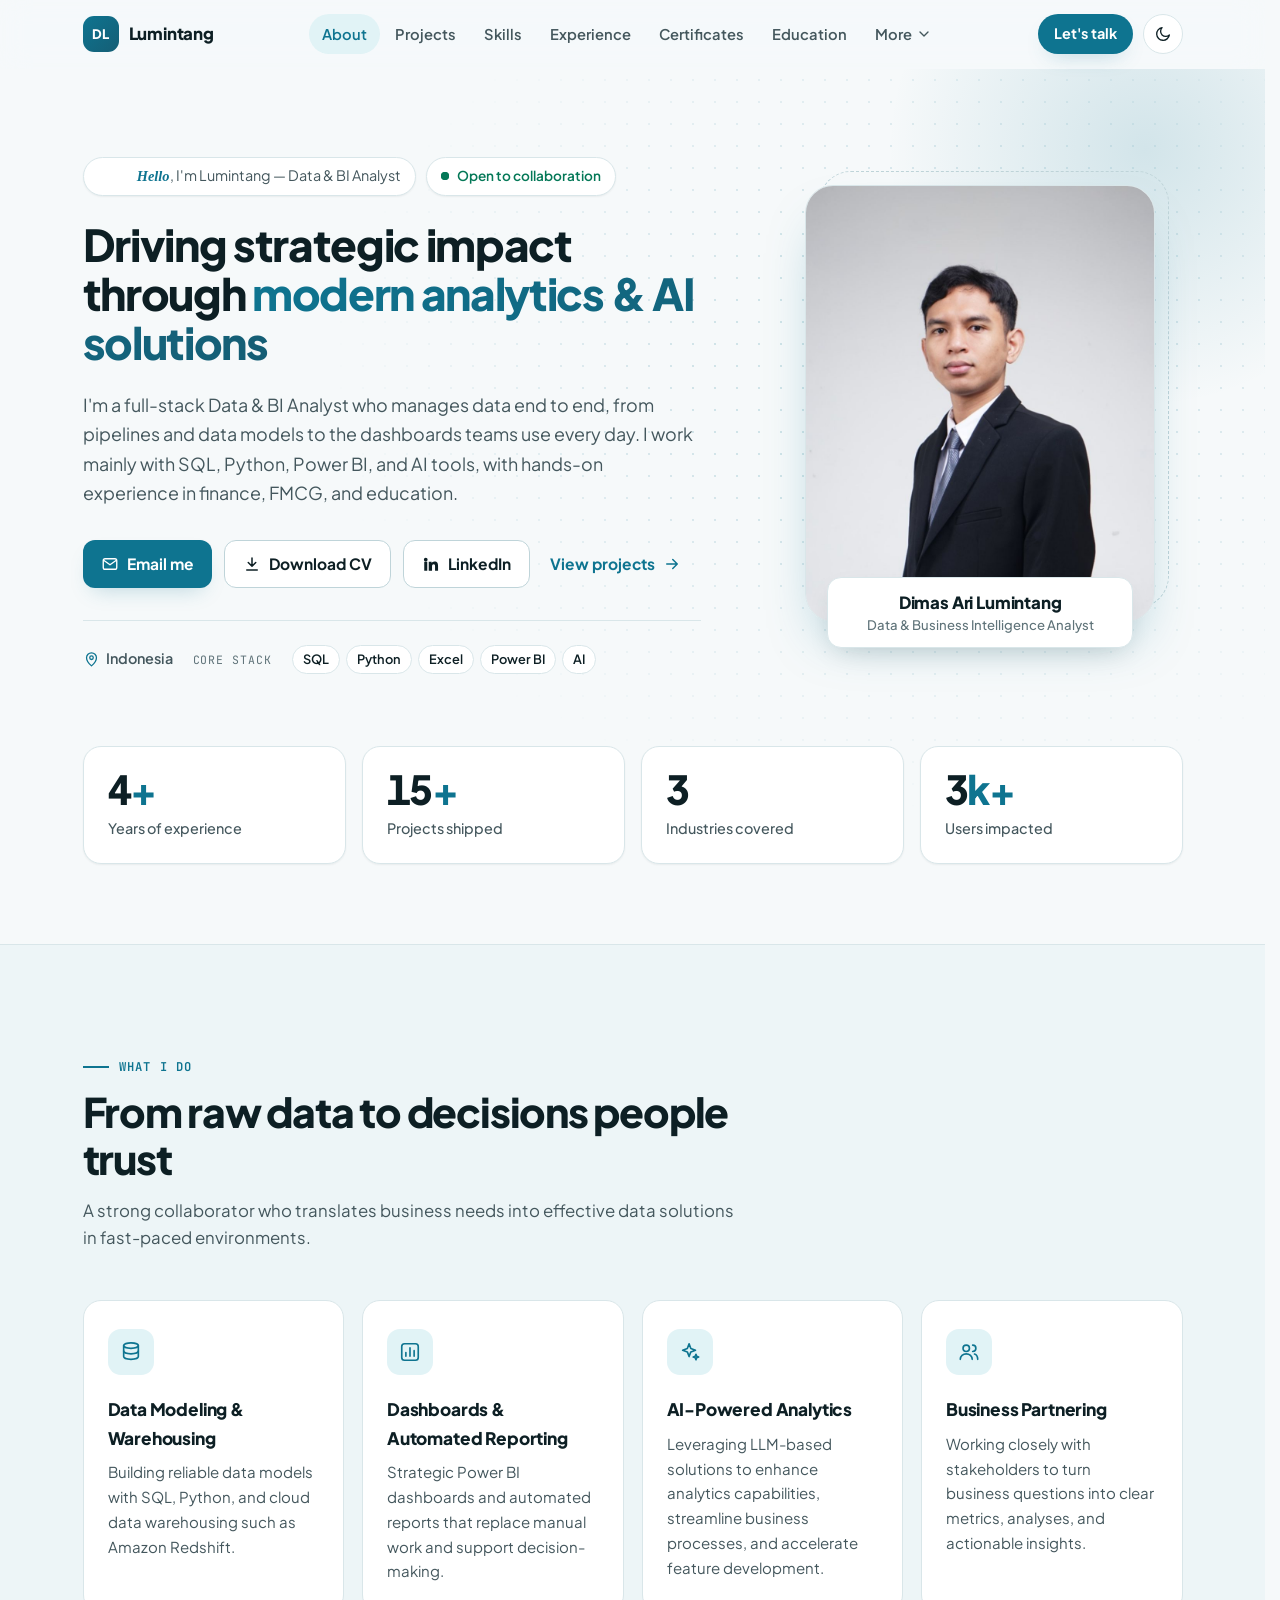
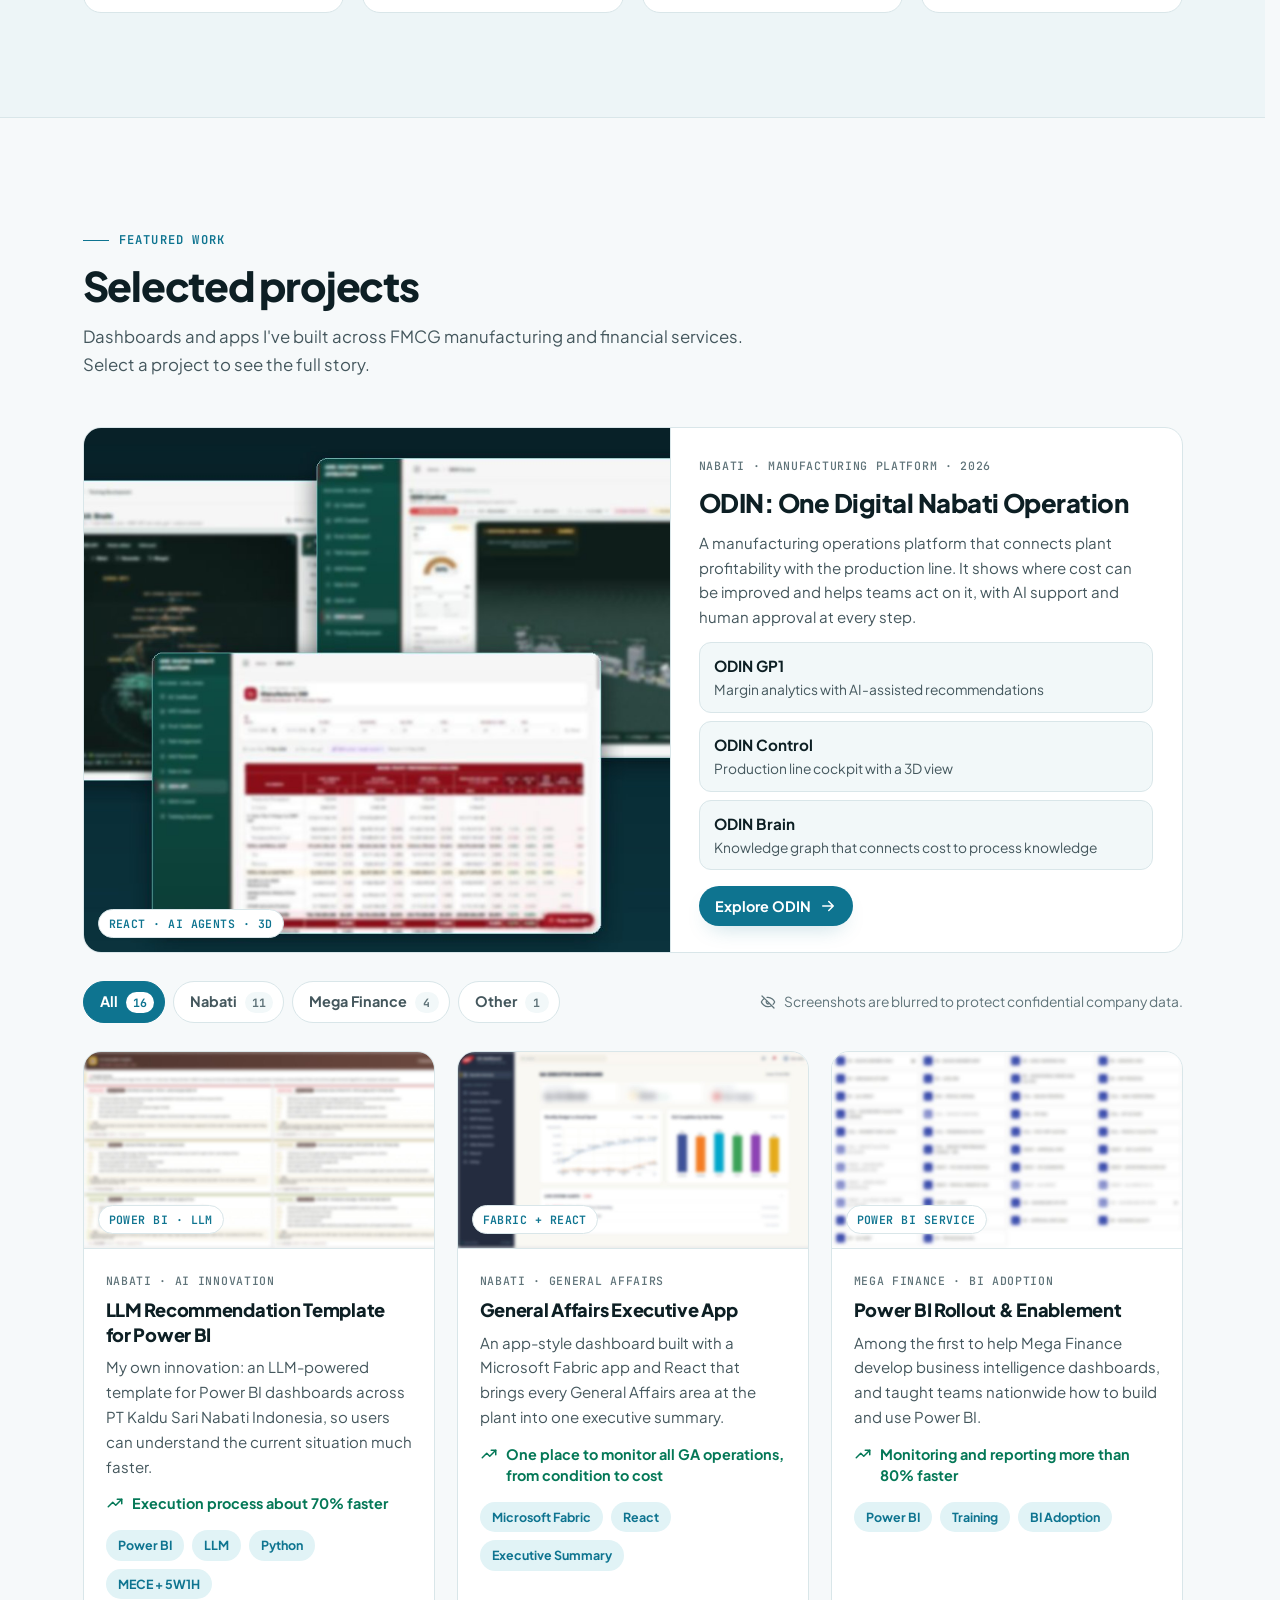
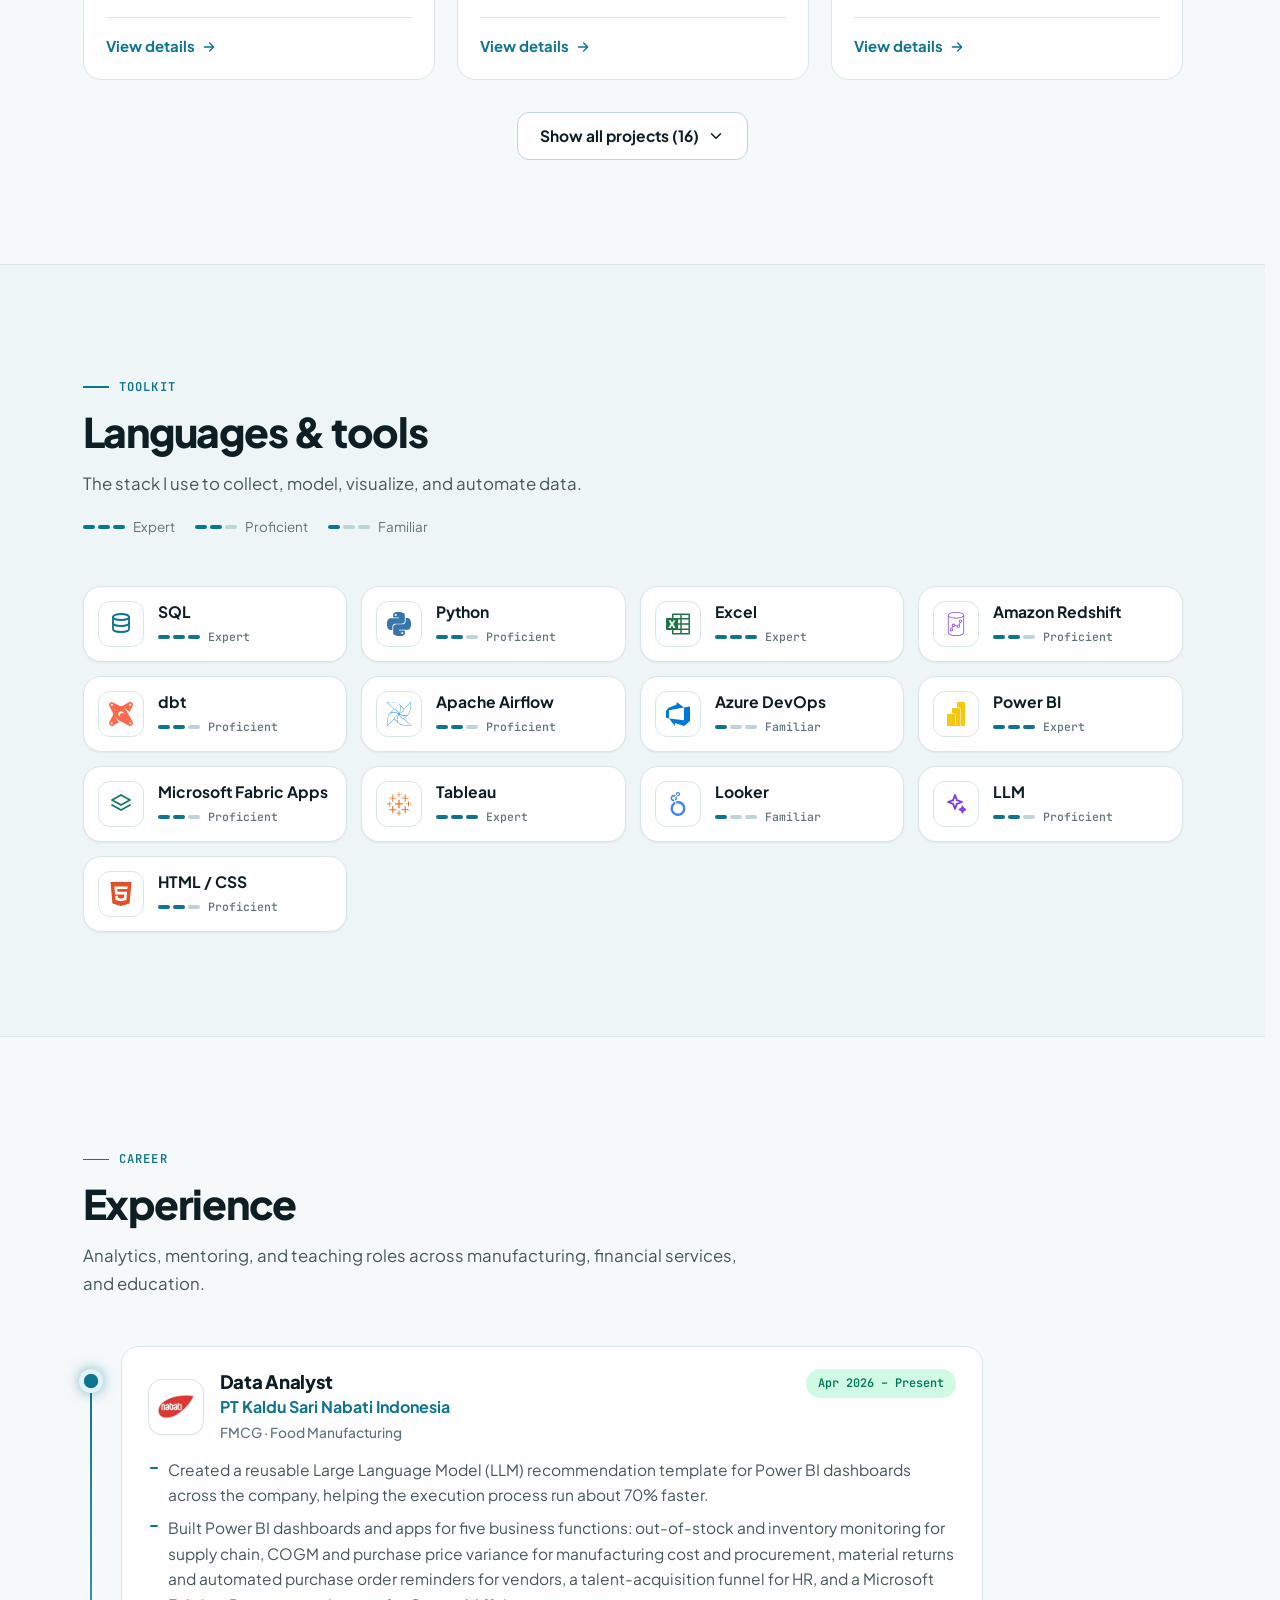
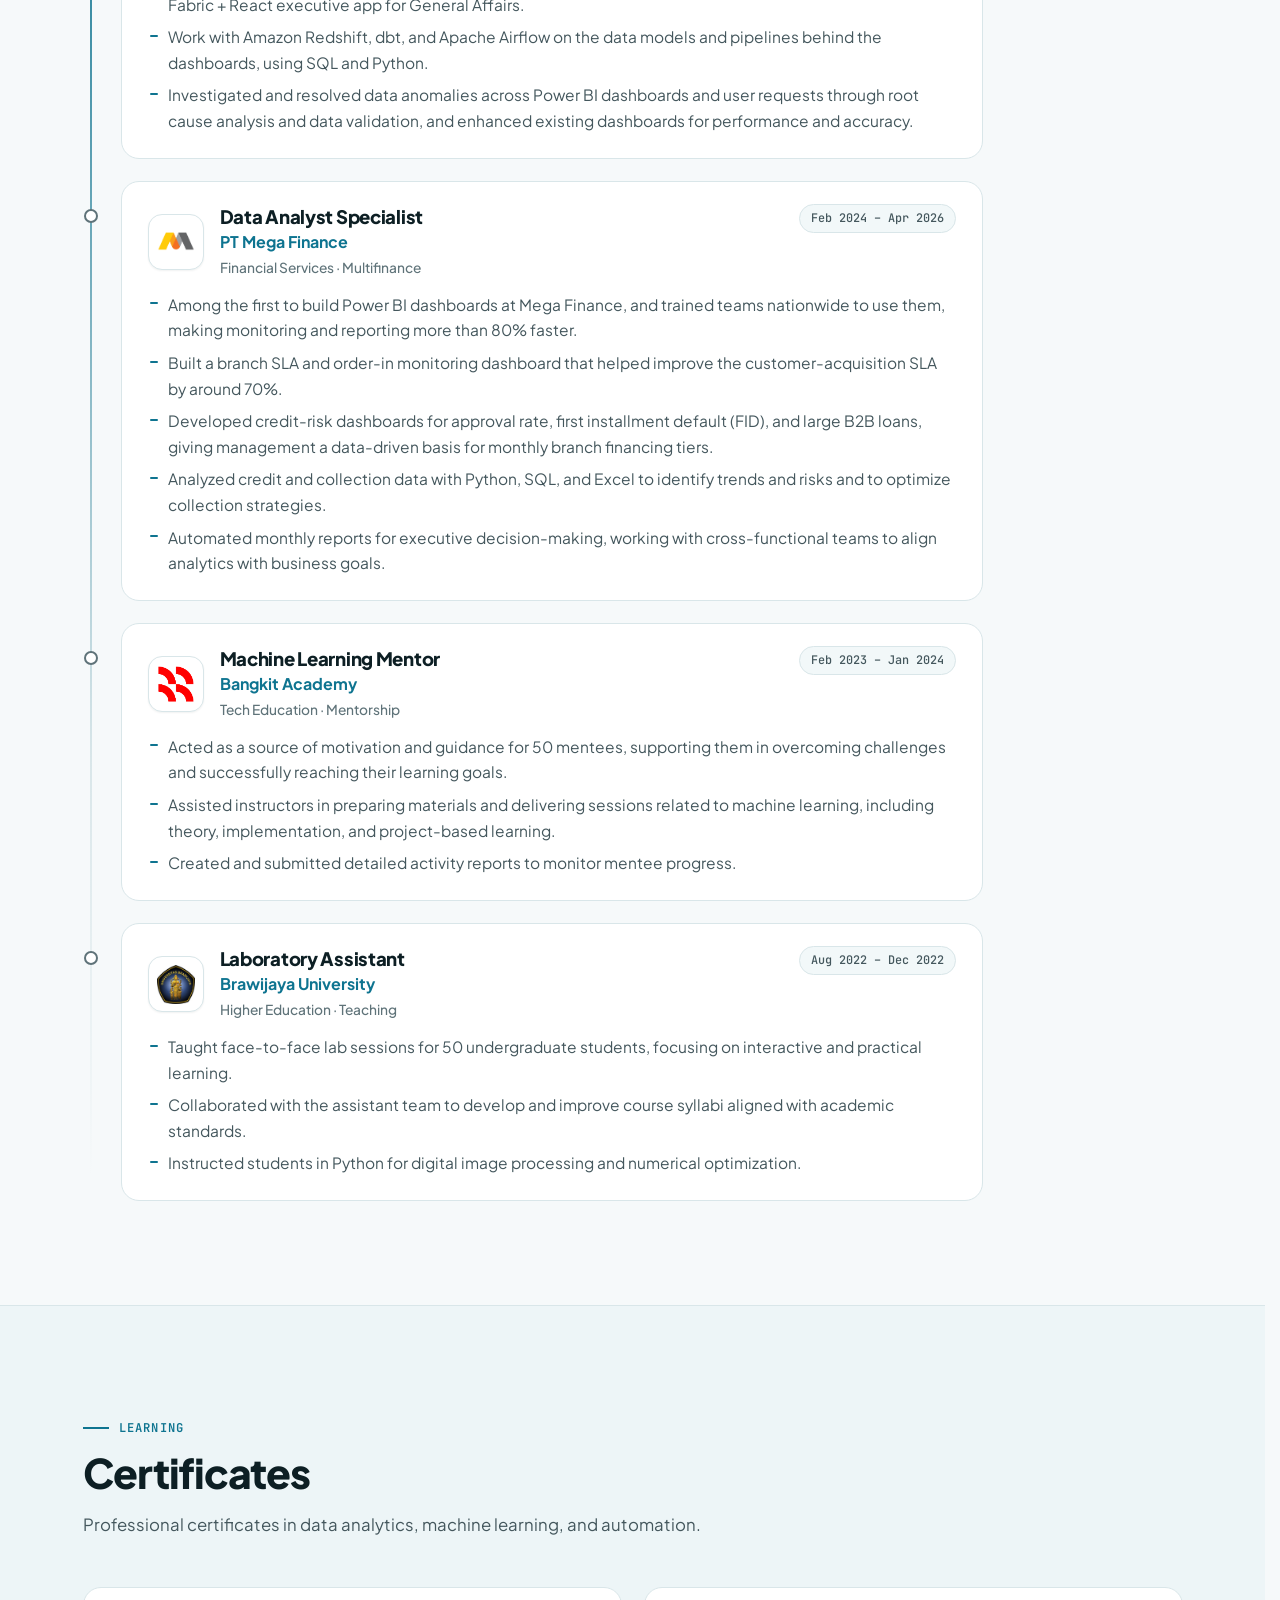
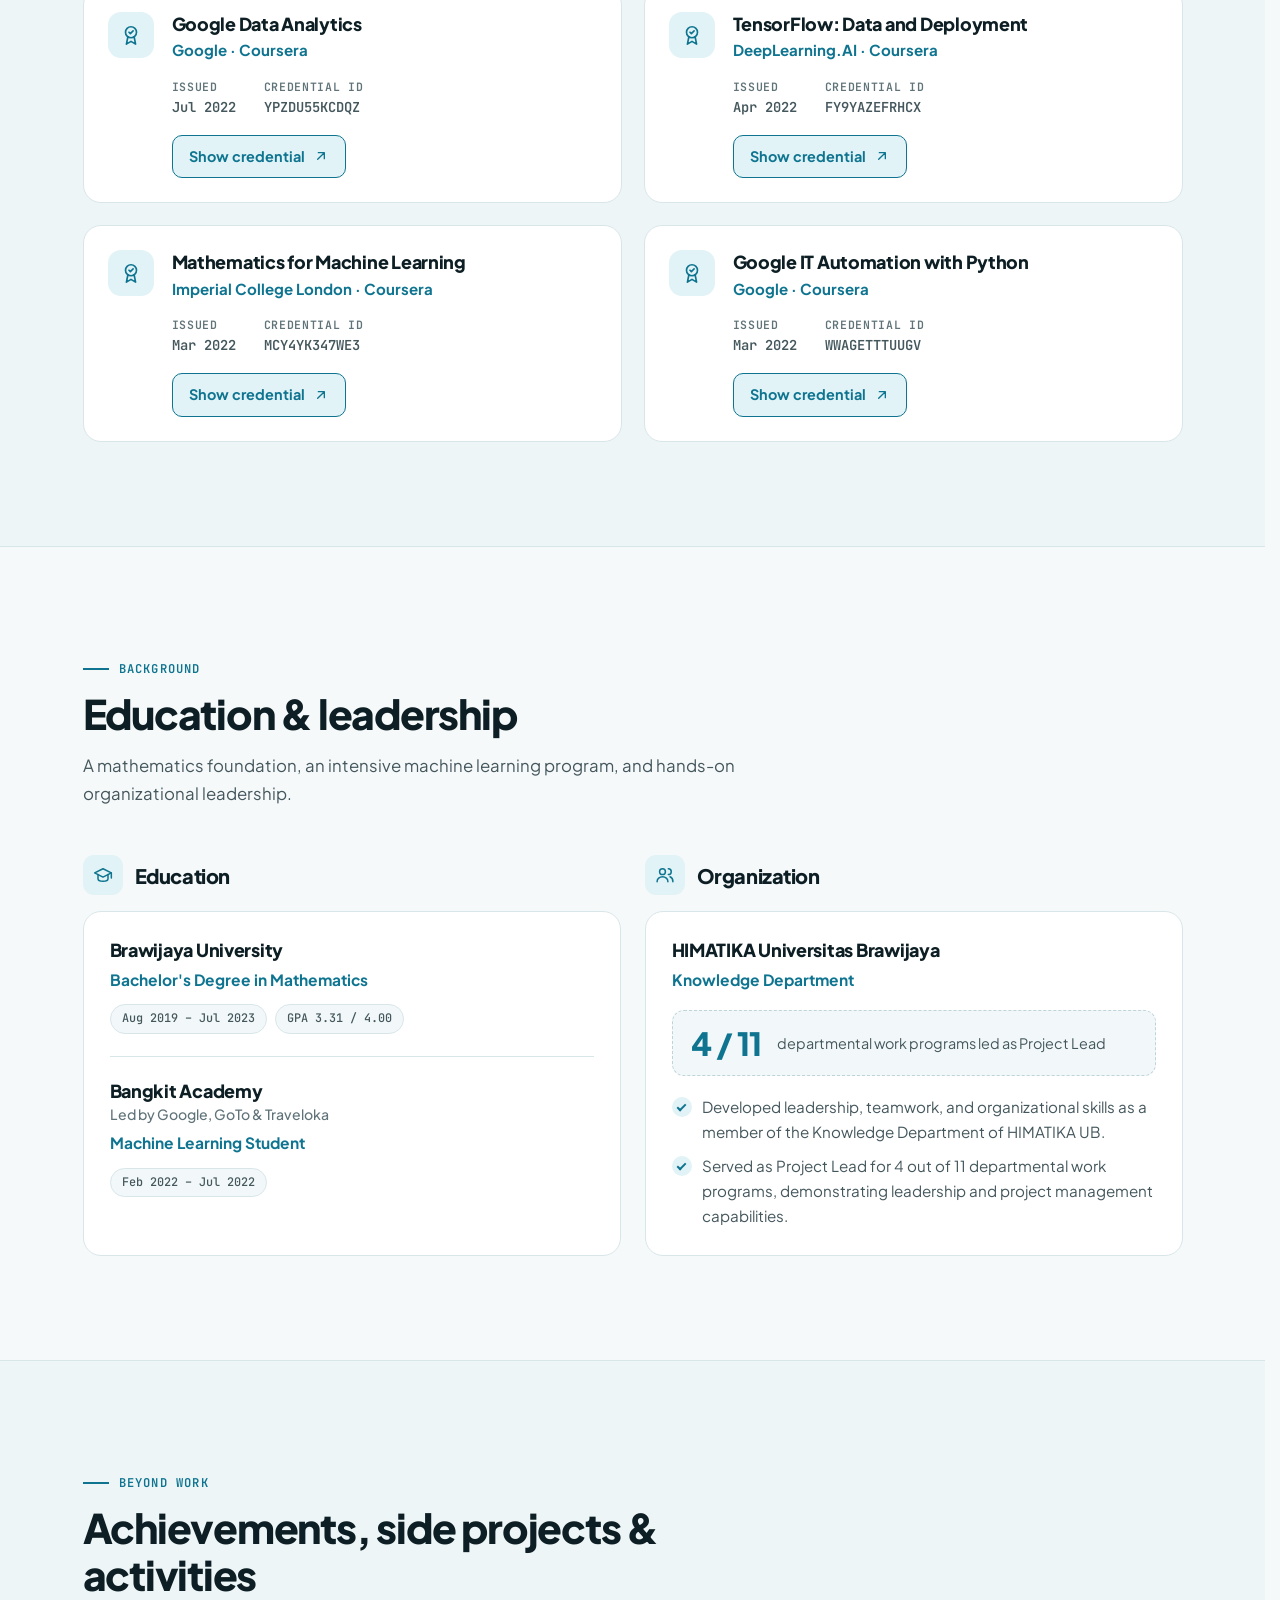
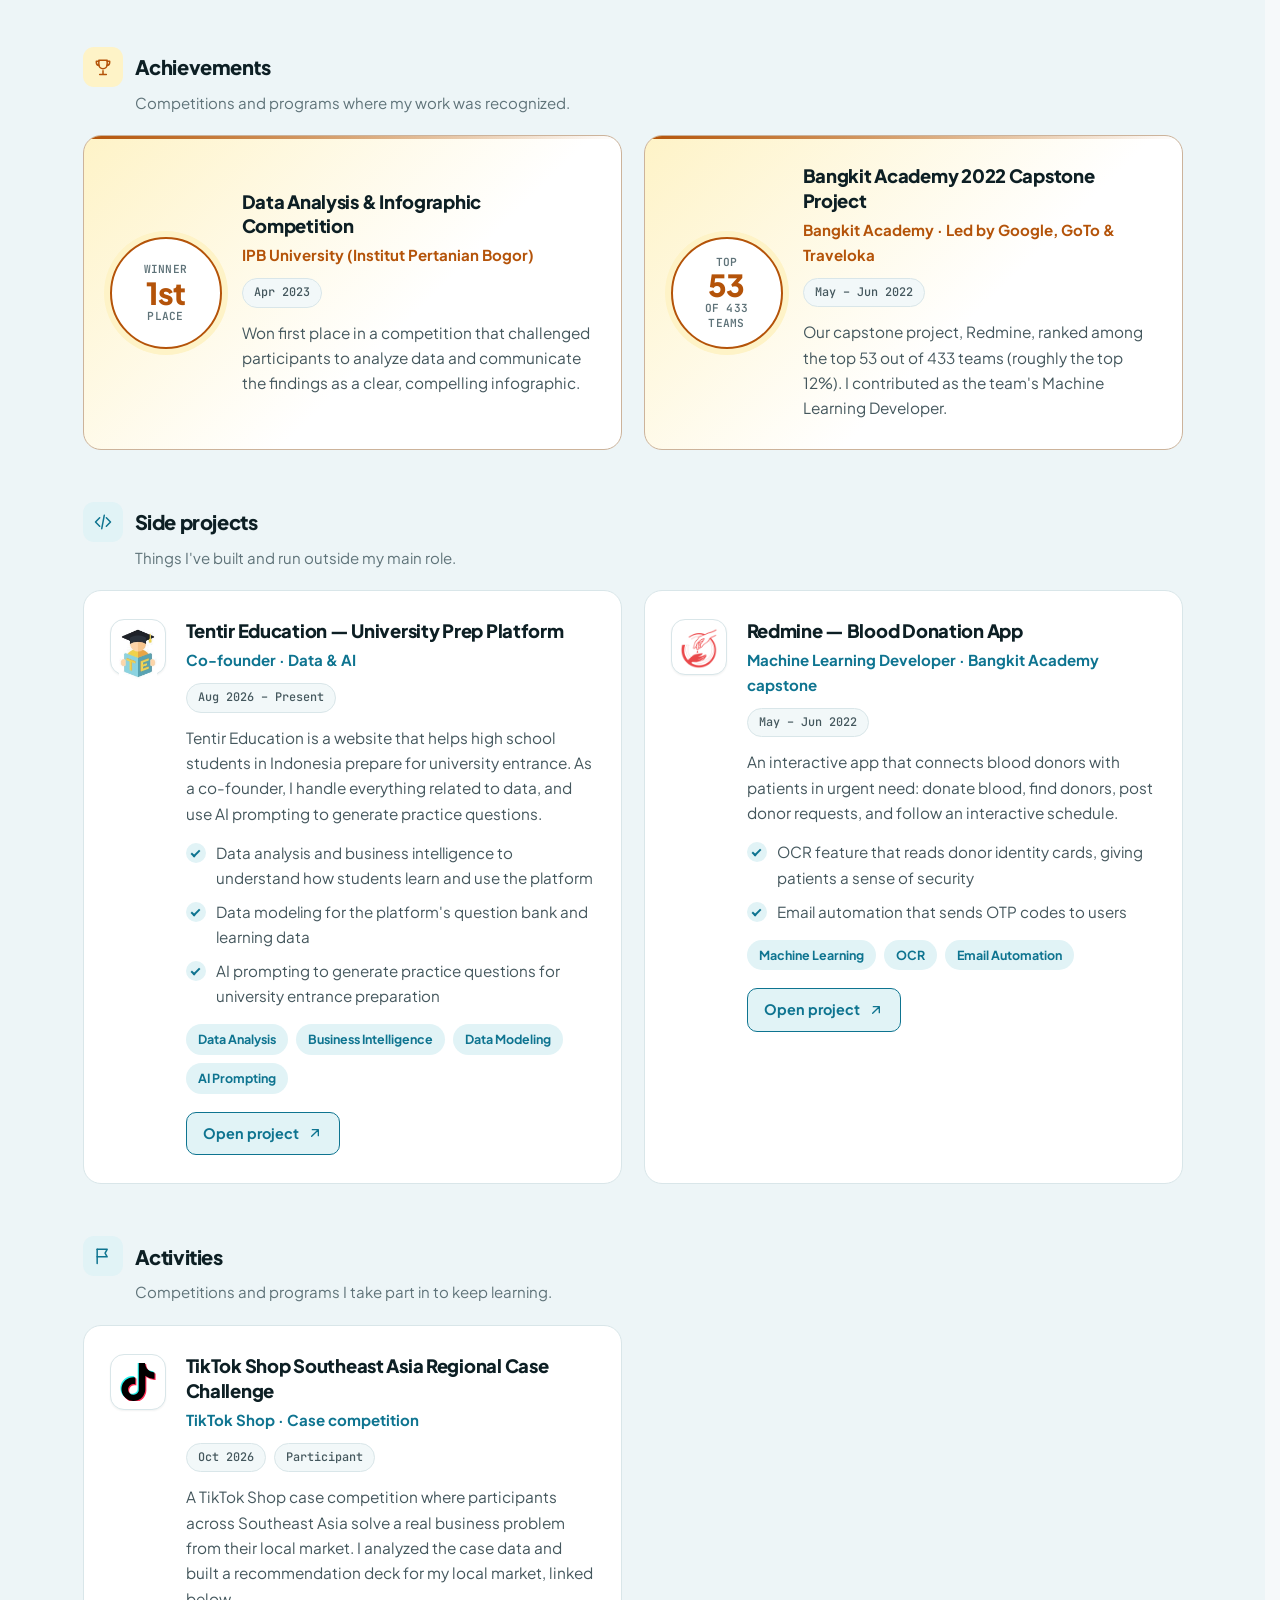
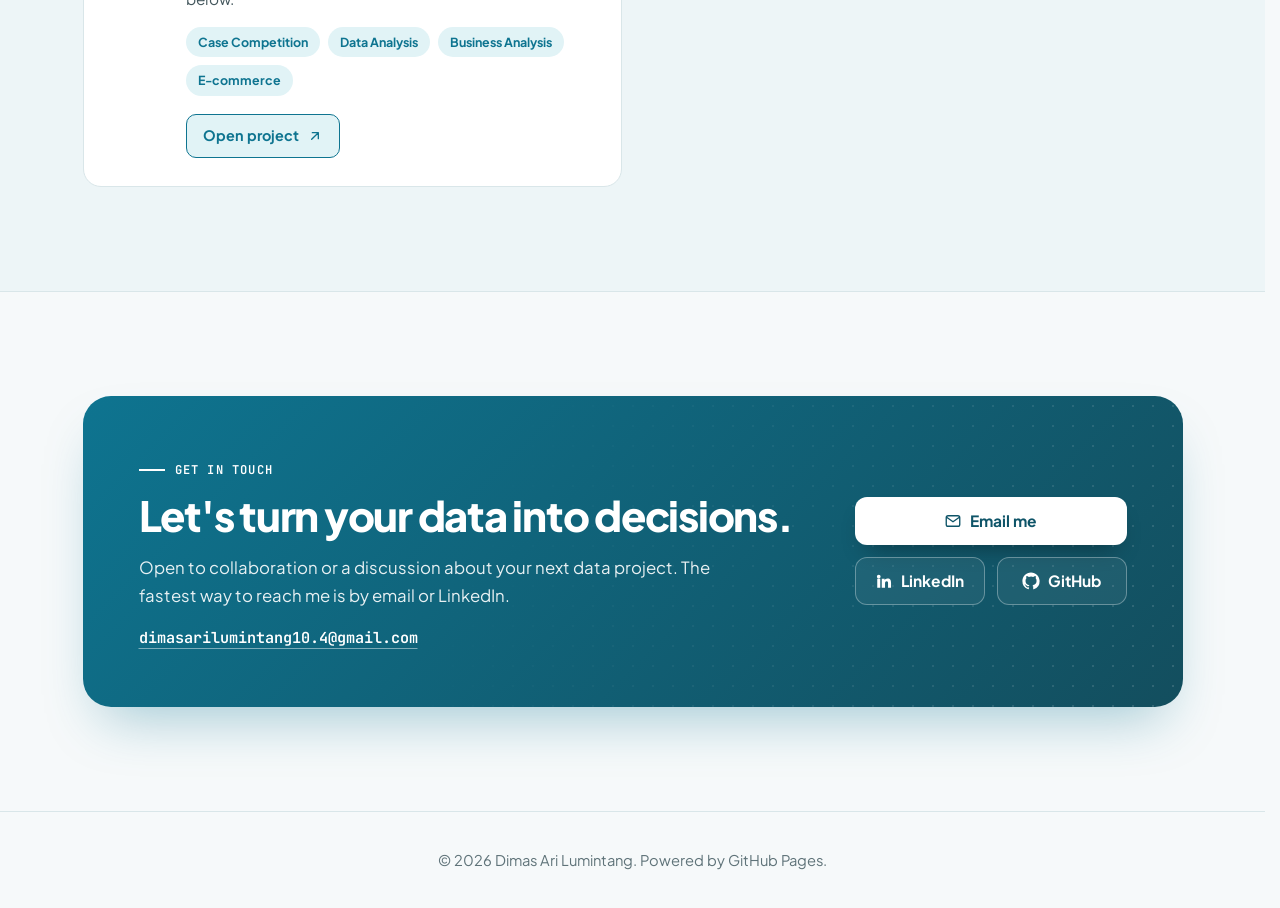
<file: index.html>
<!DOCTYPE html>
<html lang="en">
<head>
  <meta charset="UTF-8">
  <meta name="viewport" content="width=device-width, initial-scale=1.0">
  <title>Dimas Ari Lumintang | Data & BI Analyst Portfolio</title>
  <meta name="description" content="Portfolio of Dimas Ari Lumintang — Data & Business Intelligence Analyst specializing in SQL, Python, Power BI, cloud data warehousing and AI-powered analytics.">
  <meta name="author" content="Dimas Ari Lumintang">
  <meta name="theme-color" content="#0e7490">

  <!-- Open Graph (preview saat link dibagikan) -->
  <link rel="canonical" href="https://arilumintang.github.io/">
  <meta property="og:type" content="website">
  <meta property="og:site_name" content="Dimas Ari Lumintang">
  <meta property="og:locale" content="en_US">
  <meta property="og:url" content="https://arilumintang.github.io/">
  <meta property="og:title" content="Dimas Ari Lumintang | Data & BI Analyst">
  <meta property="og:description" content="Data & BI Analyst working with SQL, Python, Power BI, Microsoft Fabric and LLMs. Dashboards and apps across FMCG manufacturing and financial services.">
  <meta property="og:image" content="https://arilumintang.github.io/image/foto_profil.jpg">
  <meta property="og:image:alt" content="Portrait of Dimas Ari Lumintang, Data & BI Analyst">
  <meta name="twitter:card" content="summary">

  <!-- Data terstruktur untuk mesin pencari -->
  <script type="application/ld+json">
  {
    "@context": "https://schema.org",
    "@type": "Person",
    "name": "Dimas Ari Lumintang",
    "jobTitle": "Data & Business Intelligence Analyst",
    "url": "https://arilumintang.github.io/",
    "image": "https://arilumintang.github.io/image/foto_profil.jpg",
    "worksFor": { "@type": "Organization", "name": "PT Kaldu Sari Nabati Indonesia" },
    "alumniOf": { "@type": "CollegeOrUniversity", "name": "Brawijaya University" },
    "knowsAbout": ["SQL", "Python", "Power BI", "Microsoft Fabric", "Large Language Models"],
    "sameAs": ["https://www.linkedin.com/in/arilumintang", "https://github.com/arilumintang"]
  }
  </script>

  <link rel="icon" href="data:image/svg+xml,%3Csvg xmlns='http://www.w3.org/2000/svg' viewBox='0 0 64 64'%3E%3Crect width='64' height='64' rx='16' fill='%230e7490'/%3E%3Ctext x='50%25' y='54%25' text-anchor='middle' dominant-baseline='middle' font-family='Arial,sans-serif' font-weight='700' font-size='28' fill='white'%3EDL%3C/text%3E%3C/svg%3E">

  <link rel="preconnect" href="https://fonts.googleapis.com">
  <link rel="preconnect" href="https://fonts.gstatic.com" crossorigin>
  <link href="https://fonts.googleapis.com/css2?family=Plus+Jakarta+Sans:wght@400;500;600;700;800&family=JetBrains+Mono:wght@500;600&display=swap" rel="stylesheet">

  <!-- Set tema sebelum render agar tidak berkedip -->
  <script>
    (function () {
      var root = document.documentElement;
      root.classList.add('js');
      var theme = null;
      try { theme = localStorage.getItem('theme'); } catch (e) {}
      if (theme !== 'light' && theme !== 'dark') {
        theme = window.matchMedia('(prefers-color-scheme: dark)').matches ? 'dark' : 'light';
      }
      root.setAttribute('data-theme', theme);
    })();
  </script>

  <style>
    /* ==========================================
       DESIGN TOKENS (TEAL / CYAN)
       ========================================== */
    :root {
      --bg: #f6f9fa;
      --bg-alt: #edf5f7;
      --surface: #ffffff;
      --surface-2: #f2f8f9;
      --text: #0d1f24;
      --text-muted: #44575d;
      --text-subtle: #5f7379;
      --accent: #0e7490;
      --accent-strong: #155e75;
      --accent-contrast: #ffffff;
      --accent-soft: #e1f3f6;
      --accent-ring: rgba(14, 116, 144, 0.28);
      --border: #d9e6e9;
      --border-strong: #bfd4d9;
      --success: #047857;
      --success-soft: #d1fae5;
      --danger: #b91c1c;
      --danger-soft: #fee2e2;
      --gold: #b45309;
      --gold-soft: #fef3c7;
      --thumb-bg: #e8f3f5;
      --grid-dot: rgba(14, 116, 144, 0.16);
      --nav-bg: rgba(246, 249, 250, 0.82);
      --cta-bg: linear-gradient(135deg, #0e7490 0%, #134e5e 100%);
      --cta-text: #ffffff;
      --cta-muted: rgba(255, 255, 255, 0.9);
      --cta-btn-bg: #ffffff;
      --cta-btn-text: #0e5468;
      --shadow-sm: 0 1px 2px rgba(13, 31, 36, 0.06);
      --shadow-md: 0 10px 28px -10px rgba(13, 31, 36, 0.18);
      --shadow-lg: 0 28px 56px -20px rgba(14, 116, 144, 0.38);

      --radius: 18px;
      --radius-sm: 12px;
      --header-h: 68px;
      --font-sans: "Plus Jakarta Sans", system-ui, -apple-system, "Segoe UI", Roboto, sans-serif;
      --font-mono: "JetBrains Mono", ui-monospace, SFMono-Regular, Menlo, Consolas, monospace;
      color-scheme: light;
    }

    [data-theme="dark"] {
      --bg: #061317;
      --bg-alt: #08191e;
      --surface: #0c2026;
      --surface-2: #10282f;
      --text: #e4f0f2;
      --text-muted: #a2b7bc;
      --text-subtle: #7f979c;
      --accent: #22d3ee;
      --accent-strong: #67e8f9;
      --accent-contrast: #04212a;
      --accent-soft: rgba(34, 211, 238, 0.12);
      --accent-ring: rgba(34, 211, 238, 0.32);
      --border: #173039;
      --border-strong: #24454f;
      --success: #34d399;
      --success-soft: rgba(52, 211, 153, 0.12);
      --danger: #f87171;
      --danger-soft: rgba(248, 113, 113, 0.12);
      --gold: #fbbf24;
      --gold-soft: rgba(251, 191, 36, 0.14);
      --thumb-bg: #0a1c22;
      --grid-dot: rgba(34, 211, 238, 0.13);
      --nav-bg: rgba(6, 19, 23, 0.78);
      --cta-bg: linear-gradient(135deg, #0d2c35 0%, #0a3d4a 100%);
      --cta-text: #e4f0f2;
      --cta-muted: #a2b7bc;
      --cta-btn-bg: #22d3ee;
      --cta-btn-text: #04212a;
      --shadow-sm: 0 1px 2px rgba(0, 0, 0, 0.45);
      --shadow-md: 0 12px 30px -12px rgba(0, 0, 0, 0.7);
      --shadow-lg: 0 28px 64px -20px rgba(34, 211, 238, 0.28);
      color-scheme: dark;
    }

    /* ==========================================
       RESET & BASE
       ========================================== */
    *, *::before, *::after { box-sizing: border-box; margin: 0; padding: 0; }

    /* scroll-padding: anchor & elemen yang difokus keyboard tidak tertutup header sticky / tombol back-to-top.
       scrollbar-gutter: halaman tidak bergeser saat dialog dibuka (scrollbar hilang). */
    html {
      scroll-behavior: smooth;
      -webkit-text-size-adjust: 100%;
      scroll-padding-top: var(--header-h);
      scroll-padding-bottom: 80px;
      scrollbar-gutter: stable;
    }

    body {
      font-family: var(--font-sans);
      background-color: var(--bg);
      color: var(--text);
      font-size: 16px;
      line-height: 1.65;
      overflow-x: hidden;
      overflow-x: clip; /* clip tidak membuat scroll container, jadi header sticky tetap jalan saat dialog terbuka */
      -webkit-font-smoothing: antialiased;
      transition: background-color 0.3s ease, color 0.3s ease;
    }

    img, svg { display: block; max-width: 100%; }
    a { color: inherit; text-decoration: none; }
    ul { list-style: none; }
    button { font: inherit; color: inherit; background: none; border: 0; cursor: pointer; }

    :focus-visible { outline: 2px solid var(--accent); outline-offset: 3px; border-radius: 8px; }
    ::selection { background: var(--accent); color: var(--accent-contrast); }

    .sr-only {
      position: absolute;
      width: 1px;
      height: 1px;
      margin: -1px;
      overflow: hidden;
      clip: rect(0 0 0 0);
      white-space: nowrap;
      border: 0;
    }

    .container {
      width: 100%;
      max-width: 1180px;
      margin: 0 auto;
      padding-inline: clamp(16px, 4vw, 40px);
    }

    .skip-link {
      position: absolute;
      left: 16px;
      top: -60px;
      z-index: 200;
      padding: 10px 16px;
      border-radius: 10px;
      background: var(--accent);
      color: var(--accent-contrast);
      font-weight: 700;
    }
    .skip-link:focus { top: 12px; }

    .icon { width: 20px; height: 20px; flex-shrink: 0; }

    /* ==========================================
       HEADER / NAVIGATION
       ========================================== */
    .site-header {
      position: sticky;
      top: 0;
      z-index: 100;
      background-color: var(--nav-bg);
      backdrop-filter: saturate(160%) blur(14px);
      -webkit-backdrop-filter: saturate(160%) blur(14px);
      border-bottom: 1px solid transparent;
      transition: border-color 0.3s ease, box-shadow 0.3s ease, background-color 0.3s ease;
    }

    .site-header.scrolled {
      border-bottom-color: var(--border);
      box-shadow: var(--shadow-sm);
    }

    .nav {
      height: var(--header-h);
      display: flex;
      align-items: center;
      justify-content: space-between;
      gap: 24px;
    }

    .brand {
      display: flex;
      align-items: center;
      gap: 10px;
      font-weight: 800;
      font-size: 1.05rem;
      letter-spacing: -0.01em;
    }

    .brand-mark {
      width: 36px;
      height: 36px;
      border-radius: 11px;
      display: grid;
      place-items: center;
      background: linear-gradient(135deg, var(--accent), var(--accent-strong));
      color: var(--accent-contrast);
      font-size: 0.82rem;
      font-weight: 800;
      letter-spacing: 0.02em;
    }

    .nav-links {
      display: flex;
      align-items: center;
      gap: 2px;
    }

    .nav-links a {
      display: block;
      padding: 8px 13px;
      border-radius: 999px;
      font-size: 0.92rem;
      font-weight: 600;
      color: var(--text-muted);
      transition: color 0.2s ease, background-color 0.2s ease;
    }

    .nav-links a:hover { color: var(--text); background-color: var(--surface-2); }
    .nav-links a.active { color: var(--accent); background-color: var(--accent-soft); }
    .nav-links .mobile-only { display: none; }

    /* Dropdown "More": dibuka dengan klik (dan hover di desktop) */
    .nav-dropdown { position: relative; }

    .nav-dropdown-toggle {
      display: inline-flex;
      align-items: center;
      gap: 4px;
      padding: 8px 11px 8px 13px;
      border: 0;
      border-radius: 999px;
      background: none;
      font: inherit;
      font-size: 0.92rem;
      font-weight: 600;
      color: var(--text-muted);
      cursor: pointer;
      transition: color 0.2s ease, background-color 0.2s ease;
    }
    .nav-dropdown-toggle .icon { width: 16px; height: 16px; transition: transform 0.2s ease; }
    .nav-dropdown-toggle:hover { color: var(--text); background-color: var(--surface-2); }
    .nav-dropdown-toggle.active { color: var(--accent); background-color: var(--accent-soft); }
    .nav-dropdown.open .nav-dropdown-toggle .icon { transform: rotate(180deg); }

    .nav-dropdown-menu {
      position: absolute;
      top: calc(100% + 10px);
      right: 0;
      z-index: 5;
      display: grid;
      gap: 2px;
      min-width: 210px;
      padding: 8px;
      border: 1px solid var(--border);
      border-radius: 14px;
      background-color: var(--surface);
      box-shadow: var(--shadow-md);
      opacity: 0;
      visibility: hidden;
      transform: translateY(-6px);
      transition: opacity 0.18s ease, transform 0.18s ease, visibility 0.18s;
    }
    /* Jembatan tak terlihat agar hover tidak putus saat kursor turun ke menu */
    .nav-dropdown-menu::before { content: ""; position: absolute; left: 0; right: 0; top: -12px; height: 12px; }
    .nav-dropdown.open .nav-dropdown-menu { opacity: 1; visibility: visible; transform: none; }

    .nav-links .nav-dropdown-menu a { display: flex; align-items: center; gap: 10px; padding: 9px 12px; border-radius: 10px; color: var(--text); }

    .dd-icon {
      flex: none;
      width: 28px;
      height: 28px;
      display: grid;
      place-items: center;
      border-radius: 8px;
      background-color: var(--accent-soft);
      color: var(--accent);
    }
    .dd-icon.gold { background-color: var(--gold-soft); color: var(--gold); }
    .dd-icon .icon { width: 16px; height: 16px; }

    @media (hover: hover) and (min-width: 961px) {
      .nav-dropdown:not(.suppress-hover):hover .nav-dropdown-menu { opacity: 1; visibility: visible; transform: none; }
      .nav-dropdown:not(.suppress-hover):hover .nav-dropdown-toggle .icon { transform: rotate(180deg); }
    }

    .more-group { scroll-margin-top: 20px; }

    .nav-actions { display: flex; align-items: center; gap: 10px; }

    .icon-btn {
      width: 40px;
      height: 40px;
      border-radius: 999px;
      display: grid;
      place-items: center;
      border: 1px solid var(--border);
      background-color: var(--surface);
      color: var(--text);
      transition: border-color 0.2s ease, color 0.2s ease, transform 0.2s ease;
    }
    .icon-btn:hover { border-color: var(--accent); color: var(--accent); }
    .icon-btn .icon { width: 18px; height: 18px; }

    .theme-toggle .icon-sun { display: none; }
    [data-theme="dark"] .theme-toggle .icon-sun { display: block; }
    [data-theme="dark"] .theme-toggle .icon-moon { display: none; }

    .menu-toggle { display: none; }
    .menu-toggle .icon-close { display: none; }
    .site-header.menu-open .menu-toggle .icon-close { display: block; }
    .site-header.menu-open .menu-toggle .icon-menu { display: none; }

    /* ==========================================
       BUTTONS
       ========================================== */
    .btn {
      display: inline-flex;
      align-items: center;
      justify-content: center;
      gap: 8px;
      height: 48px;
      padding: 0 22px;
      border-radius: 12px;
      font-weight: 700;
      font-size: 0.97rem;
      white-space: nowrap;
      transition: transform 0.2s ease, background-color 0.2s ease, border-color 0.2s ease, color 0.2s ease, box-shadow 0.2s ease;
    }
    .btn:hover { transform: translateY(-2px); }
    .btn .icon { width: 18px; height: 18px; }

    .btn-sm { height: 40px; padding: 0 16px; font-size: 0.9rem; border-radius: 999px; }

    .toast {
      position: fixed;
      left: 50%;
      bottom: 28px;
      z-index: 95;
      width: max-content;
      max-width: calc(100vw - 32px);
      text-align: center;
      padding: 12px 18px;
      border-radius: 999px;
      background-color: var(--text);
      color: var(--bg);
      font-size: 0.9rem;
      font-weight: 600;
      box-shadow: var(--shadow-md);
      opacity: 0;
      pointer-events: none;
      transform: translate(-50%, 12px);
      transition: opacity 0.25s ease, transform 0.25s ease;
    }
    .toast.visible { opacity: 1; transform: translate(-50%, 0); }

    .btn-primary {
      background-color: var(--accent);
      color: var(--accent-contrast);
      box-shadow: 0 10px 22px -10px var(--accent-ring);
    }
    .btn-primary:hover { background-color: var(--accent-strong); box-shadow: 0 14px 28px -10px var(--accent-ring); }

    .btn-secondary {
      background-color: var(--surface);
      color: var(--text);
      border: 1px solid var(--border-strong);
    }
    .btn-secondary:hover { border-color: var(--accent); color: var(--accent); }

    /* Tombol tersier (tanpa kotak) untuk aksi navigasi seperti "View projects" */
    .btn-ghost { padding-inline: 8px; color: var(--accent); }
    .btn-ghost:hover { transform: none; text-decoration: underline; text-underline-offset: 4px; }
    .btn-ghost .icon { transition: transform 0.2s ease; }
    .btn-ghost:hover .icon { transform: translateX(3px); }

    /* ==========================================
       1. HERO
       ========================================== */
    .hero {
      position: relative;
      padding: clamp(48px, 7vw, 88px) 0 clamp(56px, 7vw, 80px);
      overflow: hidden;
    }

    .hero::before {
      content: "";
      position: absolute;
      inset: 0;
      background-image: radial-gradient(var(--grid-dot) 1px, transparent 1px);
      background-size: 22px 22px;
      -webkit-mask-image: radial-gradient(ellipse 65% 70% at 72% 35%, #000 25%, transparent 72%);
      mask-image: radial-gradient(ellipse 65% 70% at 72% 35%, #000 25%, transparent 72%);
      pointer-events: none;
    }

    .hero::after {
      content: "";
      position: absolute;
      width: 560px;
      height: 560px;
      right: -160px;
      top: -200px;
      background: radial-gradient(circle, var(--accent-ring), transparent 65%);
      opacity: 0.55;
      pointer-events: none;
    }

    .hero-grid {
      position: relative;
      z-index: 1;
      display: grid;
      grid-template-columns: minmax(0, 1.3fr) minmax(0, 0.85fr);
      gap: clamp(40px, 6vw, 80px);
      align-items: center;
    }

    /* Animasi masuk hero murni CSS: tampil sejak paint pertama, tidak menunggu JS (lebih cepat untuk LCP) */
    .hero-content > * {
      animation: hero-in 0.6s cubic-bezier(0.2, 0.7, 0.2, 1) both;
      animation-delay: calc(var(--d, 0) * 80ms);
    }
    @keyframes hero-in {
      from { opacity: 0; transform: translateY(14px); }
    }

    .hero-badges {
      display: flex;
      flex-wrap: wrap;
      gap: 10px;
      margin-bottom: 24px;
    }

    .pill {
      display: inline-flex;
      align-items: center;
      gap: 8px;
      padding: 6px 14px;
      border-radius: 999px;
      border: 1px solid var(--border);
      background-color: var(--surface);
      box-shadow: var(--shadow-sm);
      font-size: 0.9rem;
      color: var(--text-muted);
    }

    /* Lebar dikunci selebar sapaan terpanjang agar hero tidak melompat setiap kali kata berganti */
    .greeting-word {
      display: inline-block;
      min-inline-size: 5em;
      text-align: end;
      font-family: Georgia, "Times New Roman", serif;
      font-style: italic;
      font-weight: 700;
      color: var(--accent);
      transition: transform 0.4s cubic-bezier(0.16, 1, 0.3, 1), opacity 0.4s ease;
    }
    .greeting-word.fade-out { opacity: 0; transform: translateY(-8px); }
    .greeting-word.fade-in { opacity: 0; transform: translateY(8px); transition: none; }

    .status-pill { color: var(--success); font-weight: 600; font-size: 0.85rem; }

    .status-dot {
      position: relative;
      width: 8px;
      height: 8px;
      border-radius: 50%;
      background-color: var(--success);
    }
    .status-dot::after {
      content: "";
      position: absolute;
      inset: 0;
      border-radius: 50%;
      background-color: var(--success);
      animation: pulse 2s ease-out infinite;
    }
    @keyframes pulse {
      0% { transform: scale(1); opacity: 0.6; }
      100% { transform: scale(2.8); opacity: 0; }
    }

    .hero-title {
      font-size: clamp(1.9rem, 3.6vw, 2.75rem);
      font-weight: 800;
      line-height: 1.12;
      letter-spacing: -0.03em;
      margin-bottom: 22px;
    }

    .hero-title .highlight {
      background: linear-gradient(90deg, var(--accent), var(--accent-strong));
      -webkit-background-clip: text;
      background-clip: text;
      color: transparent;
    }

    .hero-lead {
      font-size: 1.12rem;
      color: var(--text-muted);
      max-width: 58ch;
      margin-bottom: 32px;
    }

    .hero-actions {
      display: flex;
      flex-wrap: wrap;
      align-items: center;
      gap: 12px;
      margin-bottom: 32px;
    }
    .hero-actions .btn:not(.btn-ghost) { padding-inline: 18px; }

    .hero-meta {
      display: flex;
      flex-wrap: wrap;
      align-items: center;
      gap: 10px 20px;
      padding-top: 24px;
      border-top: 1px solid var(--border);
      font-size: 0.9rem;
      color: var(--text-muted);
    }

    .hero-meta-item { display: inline-flex; align-items: center; gap: 6px; font-weight: 600; }
    .hero-meta-item .icon { width: 17px; height: 17px; color: var(--accent); }

    .stack-label {
      font-family: var(--font-mono);
      font-size: 0.72rem;
      letter-spacing: 0.08em;
      text-transform: uppercase;
      color: var(--text-subtle);
    }

    .stack-chips { display: flex; flex-wrap: wrap; gap: 6px; }

    .mini-chip {
      padding: 3px 10px;
      border-radius: 999px;
      background-color: var(--surface);
      border: 1px solid var(--border);
      font-size: 0.8rem;
      font-weight: 600;
      color: var(--text);
    }

    /* Portrait */
    .hero-visual {
      display: flex;
      justify-content: center;
      padding: 12px 12px 36px;
    }

    .portrait {
      position: relative;
      width: min(100%, 350px);
      aspect-ratio: 4 / 5;
    }

    .portrait::before {
      content: "";
      position: absolute;
      inset: -14px -14px 14px 14px;
      border: 1.5px dashed var(--border-strong);
      border-radius: 32px;
    }

    .portrait-frame {
      position: absolute;
      inset: 0;
      overflow: hidden;
      border-radius: 28px;
      border: 1px solid var(--border);
      background: linear-gradient(160deg, var(--surface-2), var(--accent-soft));
      box-shadow: var(--shadow-lg);
      transition: transform 0.4s ease;
    }

    .portrait-frame img {
      width: 100%;
      height: 100%;
      object-fit: cover;
      object-position: center 22%;
    }

    .float-card {
      position: absolute;
      z-index: 2;
      display: flex;
      align-items: center;
      gap: 10px;
      padding: 10px 14px;
      border-radius: 14px;
      border: 1px solid var(--border);
      background-color: var(--surface);
      box-shadow: var(--shadow-md);
      line-height: 1.3;
    }

    .float-name {
      left: 22px;
      right: 22px;
      bottom: -26px;
      flex-direction: column;
      gap: 2px;
      padding: 14px 16px;
      text-align: center;
      backdrop-filter: blur(12px);
    }
    .float-name strong { font-size: 1.05rem; font-weight: 800; letter-spacing: -0.01em; }
    .float-name span { font-size: 0.82rem; color: var(--text-subtle); font-weight: 500; }

    /* Stats */
    .stats {
      position: relative;
      z-index: 1;
      display: grid;
      grid-template-columns: repeat(4, minmax(0, 1fr));
      gap: 16px;
      margin-top: clamp(48px, 6vw, 72px);
    }

    .stat {
      padding: 22px 24px;
      border-radius: var(--radius);
      border: 1px solid var(--border);
      background-color: var(--surface);
      box-shadow: var(--shadow-sm);
    }

    .stat-value {
      font-size: clamp(1.9rem, 3.2vw, 2.5rem);
      font-weight: 800;
      line-height: 1;
      letter-spacing: -0.03em;
      font-variant-numeric: tabular-nums;
    }
    .stat-value .suffix { color: var(--accent); }

    .stat-label {
      margin-top: 8px;
      font-size: 0.9rem;
      font-weight: 500;
      color: var(--text-muted);
    }

    /* ==========================================
       SECTIONS (SHARED)
       ========================================== */
    .section {
      padding: clamp(64px, 9vw, 104px) 0;
    }

    .section-alt {
      background-color: var(--bg-alt);
      border-block: 1px solid var(--border);
    }

    .section-head {
      max-width: 660px;
      margin-bottom: clamp(32px, 4vw, 48px);
    }

    .eyebrow {
      display: inline-flex;
      align-items: center;
      gap: 10px;
      margin-bottom: 12px;
      font-family: var(--font-mono);
      font-size: 0.76rem;
      font-weight: 600;
      letter-spacing: 0.1em;
      text-transform: uppercase;
      color: var(--accent);
    }
    .eyebrow::before { content: ""; width: 26px; height: 1.5px; background-color: currentColor; }

    .section-title {
      font-size: clamp(1.85rem, 3.4vw, 2.55rem);
      font-weight: 800;
      line-height: 1.15;
      letter-spacing: -0.03em;
    }

    .section-lead {
      margin-top: 14px;
      font-size: 1.05rem;
      color: var(--text-muted);
    }

    .card {
      border-radius: var(--radius);
      border: 1px solid var(--border);
      background-color: var(--surface);
      transition: transform 0.25s ease, box-shadow 0.25s ease, border-color 0.25s ease;
    }

    /* Efek hover hanya untuk perangkat yang benar-benar punya hover (di HP, :hover "nyangkut" setelah tap) */
    @media (hover: hover) {
      .card:hover {
        transform: translateY(-4px);
        box-shadow: var(--shadow-md);
        border-color: var(--border-strong);
      }
      .portrait:hover .portrait-frame { transform: translateY(-6px); }
      .project-card:hover .project-thumb img { transform: scale(1.035); }
      .skill-item:hover { border-color: var(--brand); transform: translateY(-2px); box-shadow: var(--shadow-md); }
    }

    .icon-tile {
      width: 46px;
      height: 46px;
      border-radius: 13px;
      display: grid;
      place-items: center;
      flex-shrink: 0;
      background-color: var(--accent-soft);
      color: var(--accent);
    }
    .icon-tile .icon { width: 22px; height: 22px; }

    .chip {
      display: inline-flex;
      align-items: center;
      gap: 6px;
      padding: 4px 11px;
      border-radius: 999px;
      border: 1px solid var(--border);
      background-color: var(--surface-2);
      font-family: var(--font-mono);
      font-size: 0.74rem;
      font-weight: 500;
      color: var(--text-muted);
      white-space: nowrap;
    }

    .tag {
      padding: 5px 12px;
      border-radius: 999px;
      background-color: var(--accent-soft);
      color: var(--accent);
      font-size: 0.78rem;
      font-weight: 700;
    }

    .check-list { display: grid; gap: 9px; }
    .check-list li {
      position: relative;
      padding-left: 30px;
      font-size: 0.95rem;
      color: var(--text-muted);
    }
    .check-list li::before {
      content: "";
      position: absolute;
      left: 0;
      top: 0.2em;
      width: 20px;
      height: 20px;
      border-radius: 50%;
      background-color: var(--accent-soft);
    }
    .check-list li::after {
      content: "";
      position: absolute;
      left: 7.5px;
      top: calc(0.2em + 5px);
      width: 5px;
      height: 9px;
      border: solid var(--accent);
      border-width: 0 2px 2px 0;
      transform: rotate(45deg);
    }

    /* ==========================================
       2. EXPERTISE
       ========================================== */
    .expertise-grid {
      display: grid;
      grid-template-columns: repeat(4, minmax(0, 1fr));
      gap: 18px;
    }

    .expertise-card { padding: 28px 24px; }
    .expertise-card .icon-tile { margin-bottom: 20px; }
    .expertise-card h3 { font-size: 1.08rem; font-weight: 800; letter-spacing: -0.01em; margin-bottom: 8px; }
    .expertise-card p { font-size: 0.94rem; color: var(--text-muted); }

    /* ==========================================
       3. PROJECTS
       ========================================== */
    .projects-toolbar {
      display: flex;
      flex-wrap: wrap;
      align-items: center;
      justify-content: space-between;
      gap: 14px 24px;
      margin-bottom: 28px;
    }

    /* Filter project per perusahaan (hanya tampil bila JS aktif) */
    .project-filters { display: flex; flex-wrap: wrap; gap: 8px; }
    html:not(.js) .project-filters { display: none; }

    .filter-btn {
      display: inline-flex;
      align-items: center;
      gap: 8px;
      padding: 8px 10px 8px 16px;
      border-radius: 999px;
      border: 1px solid var(--border);
      background-color: var(--surface);
      font: inherit;
      font-size: 0.9rem;
      font-weight: 700;
      color: var(--text-muted);
      cursor: pointer;
      transition: border-color 0.2s ease, color 0.2s ease, background-color 0.2s ease;
    }
    .filter-btn:hover { border-color: var(--accent); color: var(--text); }
    .filter-btn[aria-pressed="true"] { border-color: var(--accent); background-color: var(--accent); color: var(--accent-contrast); }

    .filter-count {
      min-width: 24px;
      padding: 1px 7px;
      border-radius: 999px;
      background-color: var(--surface-2);
      font-family: var(--font-mono);
      font-size: 0.72rem;
      color: var(--text-subtle);
    }
    .filter-btn[aria-pressed="true"] .filter-count { background-color: var(--accent-contrast); color: var(--accent); }

    .projects-note {
      display: inline-flex;
      align-items: center;
      gap: 8px;
      font-size: 0.86rem;
      color: var(--text-subtle);
    }
    .projects-note .icon { flex: none; width: 16px; height: 16px; }

    .projects-grid {
      display: grid;
      grid-template-columns: repeat(3, minmax(0, 1fr));
      gap: 22px;
    }

    .project-card {
      display: flex;
      flex-direction: column;
      overflow: hidden;
    }
    .project-card[hidden] { display: none; }

    /* Thumbnail sekaligus tombol untuk membuka detail project */
    .project-thumb {
      position: relative;
      display: block;
      width: 100%;
      aspect-ratio: 16 / 9;
      overflow: hidden;
      padding: 0;
      border: 0;
      border-bottom: 1px solid var(--border);
      background-color: var(--thumb-bg);
      background-image: radial-gradient(var(--grid-dot) 1px, transparent 1px);
      background-size: 16px 16px;
      cursor: pointer;
    }

    .project-thumb img {
      width: 100%;
      height: 100%;
      object-fit: cover;
      object-position: left top;
      transition: transform 0.5s ease;
    }

    .project-badge {
      position: absolute;
      left: 14px;
      bottom: 14px;
      padding: 4px 10px;
      border-radius: 999px;
      border: 1px solid var(--border);
      background-color: var(--surface);
      font-family: var(--font-mono);
      font-size: 0.72rem;
      font-weight: 600;
      letter-spacing: 0.04em;
      text-transform: uppercase;
      color: var(--accent);
    }

    .project-body {
      flex: 1;
      display: flex;
      flex-direction: column;
      padding: 22px 22px 20px;
    }

    .project-kicker {
      margin-bottom: 8px;
      font-family: var(--font-mono);
      font-size: 0.72rem;
      font-weight: 500;
      letter-spacing: 0.06em;
      text-transform: uppercase;
      color: var(--text-subtle);
    }

    .project-title { font-size: 1.14rem; font-weight: 800; letter-spacing: -0.015em; line-height: 1.35; margin-bottom: 8px; }
    .project-desc { color: var(--text-muted); font-size: 0.94rem; margin-bottom: 14px; }

    .project-impact {
      display: flex;
      align-items: flex-start;
      gap: 8px;
      margin-bottom: 16px;
      font-size: 0.9rem;
      font-weight: 700;
      line-height: 1.45;
      color: var(--success);
    }
    .project-impact .icon { flex: none; width: 18px; height: 18px; margin-top: 1px; }

    /* Detail lengkap hanya tampil di dialog (tanpa JS tetap tampil di kartu) */
    .js .project-card .project-details { display: none; }

    .details-label {
      margin: 22px 0 12px;
      font-family: var(--font-mono);
      font-size: 0.72rem;
      font-weight: 600;
      letter-spacing: 0.06em;
      text-transform: uppercase;
      color: var(--text-subtle);
    }

    .project-tags { display: flex; flex-wrap: wrap; gap: 8px; margin-bottom: 18px; }

    .impact {
      display: flex;
      align-items: flex-start;
      gap: 12px;
      padding: 14px 16px;
      border-radius: var(--radius-sm);
      background-color: var(--success-soft);
      font-size: 0.94rem;
      font-weight: 600;
    }
    .impact .icon { flex: none; width: 20px; height: 20px; margin-top: 1px; color: var(--success); }
    .impact strong {
      display: block;
      margin-bottom: 2px;
      font-family: var(--font-mono);
      font-size: 0.74rem;
      letter-spacing: 0.06em;
      text-transform: uppercase;
      color: var(--success);
    }

    .project-links {
      display: flex;
      flex-wrap: wrap;
      gap: 8px 22px;
      margin-top: auto;
      padding-top: 16px;
      border-top: 1px solid var(--border);
    }

    .text-link {
      display: inline-flex;
      align-items: center;
      gap: 6px;
      padding: 0;
      border: 0;
      background: none;
      font: inherit;
      font-size: 0.93rem;
      font-weight: 700;
      color: var(--accent);
      cursor: pointer;
    }
    .text-link .icon { width: 16px; height: 16px; transition: transform 0.2s ease; }
    .text-link:hover .icon { transform: translate(2px, -2px); }
    .text-link:hover { text-decoration: underline; text-underline-offset: 4px; }

    .projects-more { display: flex; justify-content: center; margin-top: 32px; }
    .projects-more[hidden] { display: none; }

    /* Dialog detail project */
    html:has(.project-dialog[open]) { overflow: hidden; }

    .project-dialog {
      width: min(960px, calc(100% - 32px));
      max-height: calc(100% - 48px);
      max-height: calc(100dvh - 48px);
      margin: auto;
      padding: 0;
      overflow: hidden;
      border: 1px solid var(--border);
      border-radius: var(--radius);
      background-color: var(--surface);
      color: var(--text);
      box-shadow: var(--shadow-lg);
    }
    /* Flex kolom: area scroll selalu setinggi dialog, jadi bagian bawah detail tidak terpotong di HP */
    .project-dialog[open] { display: flex; flex-direction: column; animation: dialog-in 0.25s ease; }
    .project-dialog::backdrop { background-color: rgba(4, 16, 20, 0.62); backdrop-filter: blur(4px); }

    @keyframes dialog-in {
      from { opacity: 0; transform: translateY(14px) scale(0.98); }
      to { opacity: 1; transform: none; }
    }

    .dialog-scroll { flex: 1 1 auto; min-height: 0; overflow-y: auto; overscroll-behavior: contain; }
    .dialog-scroll:focus-visible { outline-offset: -3px; border-radius: var(--radius); }

    .dialog-close {
      position: absolute;
      top: 14px;
      right: 14px;
      z-index: 2;
      width: 40px;
      height: 40px;
      display: grid;
      place-items: center;
      border-radius: 50%;
      border: 1px solid var(--border);
      background-color: var(--surface);
      color: var(--text);
      cursor: pointer;
      box-shadow: var(--shadow-sm);
    }
    .dialog-close:hover { border-color: var(--accent); color: var(--accent); }
    .dialog-close .icon { width: 18px; height: 18px; }

    .dialog-media {
      position: relative;
      padding: 60px 32px 32px;
      border-bottom: 1px solid var(--border);
      background-color: var(--thumb-bg);
      background-image: radial-gradient(var(--grid-dot) 1px, transparent 1px);
      background-size: 16px 16px;
    }
    .dialog-media img {
      display: block;
      width: auto;
      max-width: 100%;
      max-height: 75vh;
      height: auto;
      margin-inline: auto;
      border-radius: 10px;
      border: 1px solid var(--border);
      box-shadow: var(--shadow-md);
    }

    .blur-note {
      position: absolute;
      top: 20px;
      left: 32px;
      display: inline-flex;
      align-items: center;
      gap: 6px;
      padding: 4px 10px;
      border-radius: 999px;
      border: 1px solid var(--border);
      background-color: var(--surface);
      font-family: var(--font-mono);
      font-size: 0.72rem;
      font-weight: 600;
      color: var(--text-subtle);
    }
    .blur-note .icon { width: 13px; height: 13px; }

    .dialog-body { padding: 28px 32px 30px; }
    .dialog-body .project-title { font-size: 1.5rem; margin-bottom: 12px; }
    .dialog-body .project-desc { font-size: 1rem; margin-bottom: 18px; }
    .dialog-body .check-list { grid-template-columns: repeat(2, minmax(0, 1fr)); gap: 10px 28px; }
    .dialog-body .project-tags { margin: 24px 0 0; }

    /* ==========================================
       4. SKILLS
       ========================================== */
    .skill-legend {
      display: flex;
      flex-wrap: wrap;
      gap: 8px 20px;
      margin-top: 18px;
      font-size: 0.84rem;
      color: var(--text-subtle);
    }
    /* ">" agar aturan ini tidak ikut menimpa gap .level-bars di dalamnya */
    .skill-legend > span { display: inline-flex; align-items: center; gap: 8px; }

    .skills-grid {
      display: grid;
      grid-template-columns: repeat(4, minmax(0, 1fr));
      gap: 14px;
    }

    /* --brand diisi per tool (warna resmi logo) */
    .skill-item {
      display: flex;
      align-items: center;
      gap: 14px;
      padding: 14px 16px 14px 14px;
      border-radius: var(--radius);
      border: 1px solid var(--border);
      background-color: var(--surface);
      box-shadow: var(--shadow-sm);
      transition: border-color 0.2s ease, transform 0.2s ease, box-shadow 0.2s ease;
    }

    /* Latar logo selalu putih, sama seperti logo perusahaan di Experience */
    .skill-logo {
      flex: none;
      width: 46px;
      height: 46px;
      display: grid;
      place-items: center;
      border-radius: 12px;
      border: 1px solid var(--border);
      background-color: #fff;
      color: var(--brand);
      fill: var(--brand);
    }
    .skill-logo svg { width: 24px; height: 24px; }

    .skill-meta { display: grid; gap: 5px; min-width: 0; }
    .skill-name { font-weight: 700; font-size: 0.98rem; line-height: 1.3; }

    .skill-level {
      display: inline-flex;
      align-items: center;
      gap: 8px;
      font-family: var(--font-mono);
      font-size: 0.72rem;
      font-weight: 500;
      color: var(--text-subtle);
    }

    .level-bars { display: inline-flex; gap: 3px; }
    .level-bars i {
      width: 12px;
      height: 4px;
      border-radius: 2px;
      background-color: var(--border-strong);
    }
    [data-level="1"] .level-bars i:nth-child(-n+1),
    [data-level="2"] .level-bars i:nth-child(-n+2),
    [data-level="3"] .level-bars i:nth-child(-n+3) { background-color: var(--accent); }

    /* ==========================================
       5. EXPERIENCE (TIMELINE)
       ========================================== */
    .timeline {
      position: relative;
      display: grid;
      gap: 22px;
      max-width: 900px;
    }

    .timeline::before {
      content: "";
      position: absolute;
      left: 7px;
      top: 35px;
      bottom: 24px;
      width: 2px;
      background: linear-gradient(var(--accent), var(--border) 70%, transparent);
    }

    .tl-item {
      position: relative;
      display: grid;
      grid-template-columns: 16px minmax(0, 1fr);
      gap: 22px;
    }

    /* Dot sejajar dengan judul posisi: padding atas kartu + setengah tinggi baris judul */
    .tl-marker {
      position: relative;
      z-index: 1;
      justify-self: center;
      width: 14px;
      height: 14px;
      margin-top: 28px;
      border-radius: 50%;
      border: 2px solid var(--text-subtle);
      background-color: var(--surface);
    }

    .tl-item.current .tl-marker {
      background-color: var(--accent);
      border-color: var(--accent);
      box-shadow: 0 0 0 5px var(--accent-soft), 0 0 16px 2px var(--accent);
    }
    .tl-item.current .tl-marker::after {
      content: "";
      position: absolute;
      inset: -2px;
      border-radius: 50%;
      background-color: var(--accent);
      animation: pulse 2s ease-out infinite;
    }

    .tl-card { padding: 22px 26px 24px; }

    .tl-head {
      display: flex;
      flex-wrap: wrap;
      justify-content: space-between;
      align-items: flex-start;
      gap: 10px 16px;
      margin-bottom: 12px;
    }

    .tl-org { display: flex; align-items: center; gap: 16px; min-width: 0; }
    /* Latar logo selalu putih karena logo perusahaan dirancang untuk latar terang */
    .tl-logo,
    .more-logo {
      flex: none;
      width: 56px;
      height: 56px;
      display: grid;
      place-items: center;
      padding: 8px;
      border-radius: 14px;
      border: 1px solid var(--border);
      background-color: #fff;
      box-shadow: var(--shadow-sm);
    }
    .tl-logo img,
    .more-logo img,
    .more-logo svg { width: 100%; height: 100%; object-fit: contain; }

    .tl-role { font-size: 1.16rem; font-weight: 800; letter-spacing: -0.015em; line-height: 1.35; }
    .tl-company { color: var(--accent); font-weight: 700; }
    .tl-industry { display: block; margin-top: 2px; font-size: 0.86rem; color: var(--text-subtle); font-weight: 500; }

    .tl-item.current .chip {
      color: var(--success);
      border-color: transparent;
      background-color: var(--success-soft);
      font-weight: 600;
    }

    .tl-list { display: grid; gap: 7px; }
    .tl-list li {
      position: relative;
      padding-left: 20px;
      color: var(--text-muted);
      font-size: 0.97rem;
    }
    .tl-list li::before {
      content: "";
      position: absolute;
      left: 2px;
      top: 0.68em;
      width: 8px;
      height: 2px;
      border-radius: 2px;
      background-color: var(--accent);
    }

    /* ==========================================
       CERTIFICATES
       ========================================== */
    .cert-grid {
      display: grid;
      grid-template-columns: repeat(2, minmax(0, 1fr));
      gap: 22px;
    }

    .cert-card { display: flex; gap: 18px; padding: 24px; }
    .cert-body { flex: 1; min-width: 0; display: flex; flex-direction: column; }
    .cert-card h3 { font-size: 1.12rem; font-weight: 800; letter-spacing: -0.015em; line-height: 1.35; }
    .cert-issuer { margin-top: 2px; color: var(--accent); font-weight: 700; font-size: 0.94rem; }

    .cert-meta { display: flex; flex-wrap: wrap; gap: 6px 28px; margin: 14px 0 16px; }
    .cert-meta dt {
      font-family: var(--font-mono);
      font-size: 0.72rem;
      font-weight: 600;
      letter-spacing: 0.06em;
      text-transform: uppercase;
      color: var(--text-subtle);
    }
    .cert-meta dd { font-family: var(--font-mono); font-size: 0.86rem; font-weight: 600; color: var(--text-muted); }
    /* Tombol link berbentuk kotak agar jelas bisa diklik (credential, open project) */
    .box-link {
      display: inline-flex;
      align-items: center;
      gap: 8px;
      padding: 9px 16px;
      border-radius: 10px;
      border: 1px solid var(--accent);
      background-color: var(--accent-soft);
      color: var(--accent);
      font-size: 0.9rem;
      font-weight: 700;
      transition: background-color 0.2s ease, color 0.2s ease, transform 0.2s ease;
    }
    .box-link .icon { width: 16px; height: 16px; }
    .box-link:hover { background-color: var(--accent); color: var(--accent-contrast); transform: translateY(-1px); }
    .cert-body .box-link { margin-top: auto; align-self: flex-start; }

    /* ==========================================
       6. EDUCATION & ORGANIZATION
       ========================================== */
    .edu-grid {
      display: grid;
      grid-template-columns: repeat(2, minmax(0, 1fr));
      gap: 24px;
      align-items: stretch;
    }

    .edu-col { display: flex; flex-direction: column; }

    .col-title {
      display: flex;
      align-items: center;
      gap: 12px;
      margin-bottom: 16px;
      font-size: 1.25rem;
      font-weight: 800;
      letter-spacing: -0.02em;
    }
    .col-title .icon-tile { width: 40px; height: 40px; border-radius: 11px; }
    .col-title .icon-tile .icon { width: 20px; height: 20px; }

    .edu-card { flex: 1; padding: 26px; }

    .edu-entry + .edu-entry {
      margin-top: 22px;
      padding-top: 22px;
      border-top: 1px solid var(--border);
    }

    .edu-name { font-size: 1.12rem; font-weight: 800; letter-spacing: -0.015em; line-height: 1.35; }
    .edu-note { font-size: 0.88rem; color: var(--text-subtle); font-weight: 500; }
    .edu-degree { margin-top: 4px; color: var(--accent); font-weight: 700; font-size: 0.97rem; }
    .edu-meta { display: flex; flex-wrap: wrap; gap: 8px; margin-top: 12px; }

    .org-highlight {
      display: flex;
      align-items: center;
      gap: 16px;
      margin: 18px 0;
      padding: 16px 18px;
      border-radius: var(--radius-sm);
      border: 1px dashed var(--border-strong);
      background-color: var(--surface-2);
    }
    .org-highlight strong {
      font-size: 2rem;
      font-weight: 800;
      line-height: 1;
      letter-spacing: -0.03em;
      color: var(--accent);
      white-space: nowrap;
    }
    .org-highlight span { font-size: 0.9rem; color: var(--text-muted); line-height: 1.45; }

    /* ==========================================
       7. MORE (ACHIEVEMENTS & SIDE PROJECTS)
       ========================================== */
    .more-group + .more-group { margin-top: 52px; }

    .more-group-head { margin-bottom: 20px; }
    .more-group-head .col-title { margin-bottom: 4px; }
    .more-group-head p { padding-left: 52px; font-size: 0.94rem; color: var(--text-subtle); }
    .icon-tile.gold { background-color: var(--gold-soft); color: var(--gold); }

    .more-grid {
      display: grid;
      grid-template-columns: repeat(2, minmax(0, 1fr));
      gap: 22px;
    }

    .more-card {
      display: flex;
      gap: 20px;
      padding: 28px 26px;
      scroll-margin-top: 20px;
    }

    /* Periode di bawah nama organisasi, sama seperti di Education */
    .more-chips { display: flex; flex-wrap: wrap; gap: 8px; margin: 2px 0 12px; }
    .more-card h4 { font-size: 1.15rem; font-weight: 800; letter-spacing: -0.015em; line-height: 1.35; margin-bottom: 4px; }
    .more-card .more-org { color: var(--accent); font-weight: 700; font-size: 0.94rem; margin-bottom: 10px; }
    .more-card p { color: var(--text-muted); font-size: 0.96rem; }
    .more-card .check-list { margin-top: 14px; }
    .more-card .project-tags { margin: 16px 0 0; }
    .more-card .box-link { margin-top: 18px; }

    /* Achievement: kartu bernuansa emas dengan medali peringkat, beda jelas dari kartu side project */
    .award-card {
      position: relative;
      align-items: center;
      overflow: hidden;
      border-color: var(--border);
      border-color: color-mix(in srgb, var(--gold) 35%, var(--border));
      background-image: linear-gradient(135deg, var(--gold-soft), transparent 60%);
    }
    .award-card::before {
      content: "";
      position: absolute;
      inset: 0 0 auto;
      height: 3px;
      background: linear-gradient(90deg, var(--gold), transparent);
    }
    .award-card .more-org { color: var(--gold); }

    .award-rank {
      flex: none;
      width: 112px;
      height: 112px;
      display: grid;
      place-content: center;
      text-align: center;
      border-radius: 50%;
      border: 2px solid var(--gold);
      background-color: var(--surface);
      box-shadow: 0 0 0 6px var(--gold-soft);
      color: var(--gold);
    }
    /* Teks kecil di medali: max-width memecah "of 433 teams" jadi 2 baris agar tidak keluar lingkaran */
    .award-rank small,
    .award-rank span {
      justify-self: center;
      max-width: 8ch;
      font-family: var(--font-mono);
      font-size: 0.7rem;
      font-weight: 600;
      line-height: 1.3;
      letter-spacing: 0.02em;
      text-transform: uppercase;
      color: var(--text-subtle);
    }
    .award-rank strong { font-size: 1.9rem; font-weight: 800; letter-spacing: -0.03em; line-height: 1.05; }

    /* ==========================================
       8. CONTACT
       ========================================== */
    .contact-card {
      position: relative;
      overflow: hidden;
      display: grid;
      grid-template-columns: minmax(0, 1.4fr) auto;
      align-items: center;
      gap: 32px;
      padding: clamp(32px, 5vw, 56px);
      border-radius: 28px;
      background: var(--cta-bg);
      color: var(--cta-text);
      box-shadow: var(--shadow-lg);
    }

    .contact-card::before {
      content: "";
      position: absolute;
      inset: 0;
      background-image: radial-gradient(rgba(255, 255, 255, 0.14) 1px, transparent 1px);
      background-size: 20px 20px;
      -webkit-mask-image: linear-gradient(110deg, transparent 35%, #000 100%);
      mask-image: linear-gradient(110deg, transparent 35%, #000 100%);
      pointer-events: none;
    }

    .contact-card > * { position: relative; }

    .contact-card .eyebrow { color: var(--cta-text); }
    /* Cincin fokus default (warna accent) tidak terlihat di atas latar teal kartu ini */
    .contact-card :focus-visible { outline-color: var(--cta-text); }
    .contact-card h2 { font-size: clamp(1.8rem, 3.6vw, 2.6rem); font-weight: 800; letter-spacing: -0.03em; line-height: 1.15; }
    .contact-card p { margin-top: 14px; color: var(--cta-muted); font-size: 1.05rem; max-width: 52ch; }

    /* Alamat email ditulis terang-terangan agar mudah disalin (tidak semua orang memakai aplikasi email) */
    .contact-email {
      display: inline-block;
      margin-top: 16px;
      font-family: var(--font-mono);
      font-size: 0.95rem;
      font-weight: 600;
      color: var(--cta-text);
      text-decoration: underline;
      text-decoration-color: rgba(255, 255, 255, 0.45);
      text-underline-offset: 5px;
      overflow-wrap: anywhere;
    }
    .contact-email:hover { text-decoration-color: currentColor; }

    .contact-actions { display: flex; flex-direction: column; gap: 12px; min-width: 240px; }

    .btn-cta {
      background-color: var(--cta-btn-bg);
      color: var(--cta-btn-text);
      box-shadow: 0 12px 24px -12px rgba(0, 0, 0, 0.45);
    }
    .btn-cta:hover { box-shadow: 0 16px 30px -12px rgba(0, 0, 0, 0.55); }

    .btn-outline-light {
      color: var(--cta-text);
      border: 1px solid rgba(255, 255, 255, 0.32);
      background-color: rgba(255, 255, 255, 0.06);
    }
    .btn-outline-light:hover { background-color: rgba(255, 255, 255, 0.14); border-color: rgba(255, 255, 255, 0.55); }

    .contact-socials { display: flex; gap: 12px; }
    .contact-socials .btn { flex: 1; }

    /* ==========================================
       FOOTER
       ========================================== */
    .site-footer {
      padding: 36px 0;
      border-top: 1px solid var(--border);
      font-size: 0.92rem;
      color: var(--text-subtle);
    }

    .footer-inner { text-align: center; }

    .back-to-top {
      position: fixed;
      right: 20px;
      bottom: 20px;
      z-index: 90;
      width: 46px;
      height: 46px;
      box-shadow: var(--shadow-md);
      opacity: 0;
      visibility: hidden;
      transform: translateY(12px);
      transition: opacity 0.3s ease, transform 0.3s ease, visibility 0.3s, border-color 0.2s ease, color 0.2s ease;
    }
    .back-to-top.visible { opacity: 1; visibility: visible; transform: none; }

    /* ==========================================
       SCROLL REVEAL
       ========================================== */
    .js .reveal {
      opacity: 0;
      transform: translateY(20px);
      transition: opacity 0.7s ease, transform 0.7s cubic-bezier(0.2, 0.7, 0.2, 1);
      transition-delay: calc(var(--d, 0) * 90ms);
    }
    .js .reveal.is-visible { opacity: 1; transform: none; }

    /* ==========================================
       RESPONSIVE
       ========================================== */
    @media (max-width: 1080px) {
      .expertise-grid { grid-template-columns: repeat(2, minmax(0, 1fr)); }
      .skills-grid { grid-template-columns: repeat(3, minmax(0, 1fr)); }
      .projects-grid { grid-template-columns: repeat(2, minmax(0, 1fr)); }
    }

    /* 961–1100px: header desktop belum muat semua item (tombol tema sempat terpotong),
       jadi CTA "Let's talk" disembunyikan dan jarak antar-menu dirapatkan */
    @media (min-width: 961px) and (max-width: 1100px) {
      .nav { gap: 16px; }
      .nav-cta { display: none; }
      .nav-links a,
      .nav-dropdown-toggle { padding-inline: 10px; }
    }

    @media (max-width: 960px) {
      .menu-toggle { display: grid; }

      /* max-height + scroll: di HP landscape semua item menu tetap bisa dijangkau */
      .nav-links {
        position: absolute;
        top: var(--header-h);
        left: 0;
        right: 0;
        display: none;
        flex-direction: column;
        align-items: stretch;
        gap: 4px;
        max-height: calc(100vh - var(--header-h));
        max-height: calc(100dvh - var(--header-h));
        overflow-y: auto;
        overscroll-behavior: contain;
        padding: 12px 16px 20px;
        background-color: var(--bg);
        border-bottom: 1px solid var(--border);
        box-shadow: var(--shadow-md);
      }
      .site-header.menu-open .nav-links { display: flex; }
      .nav-links a { padding: 12px 14px; border-radius: 12px; font-size: 1rem; }
      .nav-links .mobile-only { display: block; }

      /* Di menu mobile, isi dropdown tampil menjorok di bawah tombol More */
      .nav-dropdown-toggle { width: 100%; justify-content: space-between; padding: 12px 14px; border-radius: 12px; font-size: 1rem; }
      .nav-dropdown-menu {
        position: static;
        display: none;
        min-width: 0;
        padding: 2px 0 4px 14px;
        border: 0;
        background: none;
        box-shadow: none;
        opacity: 1;
        visibility: visible;
        transform: none;
      }
      .nav-dropdown.open .nav-dropdown-menu { display: grid; }
      /* Jembatan hover tidak dibutuhkan di mobile; tanpa ini ia "mencuri" tap di bawah link Education */
      .nav-dropdown-menu::before { content: none; }

      .hero-grid { grid-template-columns: minmax(0, 1fr); }
      .hero-visual { order: -1; }
      .portrait { width: min(100%, 290px); }

      .stats { grid-template-columns: repeat(2, minmax(0, 1fr)); }
      .edu-grid { grid-template-columns: minmax(0, 1fr); }
      .more-grid { grid-template-columns: minmax(0, 1fr); }

      .contact-card { grid-template-columns: minmax(0, 1fr); }
      .contact-actions { min-width: 0; }
    }

    /* 601–720px: 3 kolom skill terlalu sempit (label level keluar kartu) */
    @media (max-width: 720px) {
      .skills-grid { grid-template-columns: repeat(2, minmax(0, 1fr)); }
      .cert-grid { grid-template-columns: minmax(0, 1fr); }
    }

    @media (max-width: 600px) {
      .nav-cta { display: none; }
      /* Foto lebih kecil agar judul & tombol hero ikut terlihat di layar pertama */
      .portrait { width: min(100%, 250px); }
      .float-name { left: 10px; right: 10px; }
      .hero-grid { gap: 32px; }
      .expertise-grid { grid-template-columns: minmax(0, 1fr); }
      .hero-actions .btn { flex: 1 1 100%; }
      .stats { gap: 12px; }
      .stat { padding: 18px; }
      .skills-grid { grid-template-columns: repeat(2, minmax(0, 1fr)); gap: 12px; }
      .skill-item { flex-direction: column; align-items: flex-start; gap: 12px; padding: 16px; }
      .skill-logo { width: 42px; height: 42px; }
      .tl-item { gap: 14px; }
      .tl-marker { margin-top: 26px; }
      .timeline::before { top: 33px; }
      .tl-card { padding: 20px; }
      .tl-org { gap: 12px; }
      .tl-logo,
      .more-logo { width: 46px; height: 46px; padding: 6px; border-radius: 12px; }
      .more-card { flex-direction: column; gap: 16px; padding: 24px 20px; }
      .award-card { align-items: flex-start; }
      .award-rank { width: 100px; height: 100px; }
      .award-rank strong { font-size: 1.6rem; }
      .org-highlight { flex-direction: column; align-items: flex-start; gap: 8px; }
      .site-footer { padding-bottom: 88px; }
      .projects-grid { grid-template-columns: minmax(0, 1fr); }
      .cert-grid { grid-template-columns: minmax(0, 1fr); gap: 16px; }
      .cert-card { padding: 20px; }
      .project-dialog { width: calc(100% - 20px); max-height: calc(100% - 20px); max-height: calc(100dvh - 20px); }
      .dialog-media { padding: 56px 16px 20px; }
      .contact-card { padding: 28px 20px; }
      .contact-socials { flex-wrap: wrap; }
      .contact-socials .btn { flex: 1 1 120px; }
      .toast { bottom: 80px; }
      .blur-note { left: 16px; }
      .dialog-body { padding: 22px 20px 24px; }
      .dialog-body .project-title { font-size: 1.28rem; }
      .dialog-body .check-list { grid-template-columns: minmax(0, 1fr); }
    }

    @media (prefers-reduced-motion: reduce) {
      html { scroll-behavior: auto; }
      *, *::before, *::after {
        animation-duration: 0.01ms !important;
        animation-iteration-count: 1 !important;
        transition-duration: 0.01ms !important;
        transition-delay: 0ms !important;
      }
      .js .reveal { opacity: 1; transform: none; }
    }

    /* ==========================================
       TANPA JAVASCRIPT: navigasi & tombol tetap masuk akal
       ========================================== */
    html:not(.js) .menu-toggle,
    html:not(.js) .theme-toggle,
    html:not(.js) .project-links { display: none; }
    html:not(.js) .project-thumb { pointer-events: none; cursor: default; }
    html:not(.js) .nav-dropdown:focus-within .nav-dropdown-menu { opacity: 1; visibility: visible; transform: none; }

    @media (max-width: 960px) {
      html:not(.js) .nav { height: auto; flex-wrap: wrap; padding-block: 10px; }
      html:not(.js) .nav-links { position: static; display: flex; flex-flow: row wrap; max-height: none; padding: 0; border: 0; background: none; box-shadow: none; }
      html:not(.js) .nav-dropdown-toggle { display: none; }
      html:not(.js) .nav-dropdown-menu { display: grid; padding: 0; }
    }

    /* ==========================================
       ODIN (flagship platform, case-study pages in odin/)
       ========================================== */
    .odin-feature {
      display: grid;
      grid-template-columns: minmax(0, 1.15fr) minmax(0, 1fr);
      overflow: hidden;
      margin-bottom: 28px;
    }
    .odin-feature-media {
      position: relative;
      display: block;
      min-height: 100%;
      background-color: var(--thumb-bg);
      border-right: 1px solid var(--border);
      overflow: hidden;
    }
    .odin-feature-media img { width: 100%; height: 100%; object-fit: cover; transition: transform 0.5s ease; }
    .odin-feature-media:hover img { transform: scale(1.03); }
    .odin-feature-body { display: flex; flex-direction: column; gap: 12px; padding: 28px 28px 26px; min-width: 0; }
    .odin-feature-body .project-kicker,
    .odin-feature-body .project-desc { margin-bottom: 0; }
    .odin-feature-title { font-size: clamp(1.3rem, 2.2vw, 1.6rem); font-weight: 800; letter-spacing: -0.02em; line-height: 1.25; }
    .odin-modules { display: grid; gap: 8px; }
    .odin-modules a {
      display: grid;
      gap: 1px;
      padding: 10px 14px;
      border: 1px solid var(--border);
      border-radius: var(--radius-sm);
      background-color: var(--surface-2);
      transition: border-color 0.2s ease, transform 0.2s ease;
    }
    .odin-modules a:hover { border-color: var(--accent); transform: translateX(3px); }
    .odin-modules strong { font-size: 0.95rem; }
    .odin-modules span { font-size: 0.86rem; color: var(--text-muted); }
    .odin-feature .btn { align-self: flex-start; margin-top: 4px; }
    @media (max-width: 860px) {
      .odin-feature { grid-template-columns: minmax(0, 1fr); }
      .odin-feature-media { border-right: 0; border-bottom: 1px solid var(--border); aspect-ratio: 12 / 7; }
    }
    @media (prefers-reduced-motion: reduce) {
      .odin-feature-media img, .odin-modules a { transition: none; }
      .odin-feature-media:hover img, .odin-modules a:hover { transform: none; }
    }
  </style>
</head>
<body>

  <!-- Ikon SVG (dipakai ulang lewat <use>) -->
  <svg width="0" height="0" style="position:absolute" aria-hidden="true">
    <defs>
      <symbol id="i-database" viewBox="0 0 24 24" fill="none" stroke="currentColor" stroke-width="1.8" stroke-linecap="round" stroke-linejoin="round"><ellipse cx="12" cy="5" rx="8" ry="3"/><path d="M4 5v6c0 1.66 3.58 3 8 3s8-1.34 8-3V5"/><path d="M4 11v6c0 1.66 3.58 3 8 3s8-1.34 8-3v-6"/></symbol>
      <symbol id="i-chart" viewBox="0 0 24 24" fill="none" stroke="currentColor" stroke-width="1.8" stroke-linecap="round" stroke-linejoin="round"><rect x="3" y="3" width="18" height="18" rx="3"/><path d="M7.5 16.5v-4M12 16.5v-9M16.5 16.5v-6"/></symbol>
      <symbol id="i-sparkles" viewBox="0 0 24 24" fill="none" stroke="currentColor" stroke-width="1.8" stroke-linecap="round" stroke-linejoin="round"><path d="M11 3l1.9 5.1L18 10l-5.1 1.9L11 17l-1.9-5.1L4 10l5.1-1.9z"/><path d="M18.5 14.5l.8 2.2 2.2.8-2.2.8-.8 2.2-.8-2.2-2.2-.8 2.2-.8z"/></symbol>
      <symbol id="i-users" viewBox="0 0 24 24" fill="none" stroke="currentColor" stroke-width="1.8" stroke-linecap="round" stroke-linejoin="round"><circle cx="9" cy="8" r="3.5"/><path d="M2.5 20c0-3.3 2.9-6 6.5-6s6.5 2.7 6.5 6"/><path d="M16 4.5a3.5 3.5 0 0 1 0 7"/><path d="M18 14.2c2.1.7 3.5 2.9 3.5 5.8"/></symbol>
      <symbol id="i-layers" viewBox="0 0 24 24" fill="none" stroke="currentColor" stroke-width="1.8" stroke-linecap="round" stroke-linejoin="round"><path d="m12 3 9 5-9 5-9-5 9-5z"/><path d="m3 13 9 5 9-5"/></symbol>
      <symbol id="i-code" viewBox="0 0 24 24" fill="none" stroke="currentColor" stroke-width="1.8" stroke-linecap="round" stroke-linejoin="round"><path d="m8 7-5 5 5 5M16 7l5 5-5 5M13.5 4l-3 16"/></symbol>
      <symbol id="i-mail" viewBox="0 0 24 24" fill="none" stroke="currentColor" stroke-width="1.8" stroke-linecap="round" stroke-linejoin="round"><rect x="3" y="5" width="18" height="14" rx="2.5"/><path d="m3.5 7 8.5 6 8.5-6"/></symbol>
      <symbol id="i-pin" viewBox="0 0 24 24" fill="none" stroke="currentColor" stroke-width="1.8" stroke-linecap="round" stroke-linejoin="round"><path d="M12 21s-7-6.1-7-11.5A7 7 0 0 1 19 9.5C19 14.9 12 21 12 21z"/><circle cx="12" cy="9.5" r="2.5"/></symbol>
      <symbol id="i-arrow-up-right" viewBox="0 0 24 24" fill="none" stroke="currentColor" stroke-width="2" stroke-linecap="round" stroke-linejoin="round"><path d="M7 17 17 7M8 7h9v9"/></symbol>
      <symbol id="i-arrow-right" viewBox="0 0 24 24" fill="none" stroke="currentColor" stroke-width="2" stroke-linecap="round" stroke-linejoin="round"><path d="M5 12h14M13 6l6 6-6 6"/></symbol>
      <symbol id="i-arrow-up" viewBox="0 0 24 24" fill="none" stroke="currentColor" stroke-width="2" stroke-linecap="round" stroke-linejoin="round"><path d="M12 19V5M6 11l6-6 6 6"/></symbol>
      <symbol id="i-sun" viewBox="0 0 24 24" fill="none" stroke="currentColor" stroke-width="1.8" stroke-linecap="round" stroke-linejoin="round"><circle cx="12" cy="12" r="4"/><path d="M12 2v2M12 20v2M4.9 4.9l1.4 1.4M17.7 17.7l1.4 1.4M2 12h2M20 12h2M4.9 19.1l1.4-1.4M17.7 6.3l1.4-1.4"/></symbol>
      <symbol id="i-moon" viewBox="0 0 24 24" fill="none" stroke="currentColor" stroke-width="1.8" stroke-linecap="round" stroke-linejoin="round"><path d="M20.5 13.2A8.5 8.5 0 1 1 10.8 3.5a6.6 6.6 0 0 0 9.7 9.7z"/></symbol>
      <symbol id="i-menu" viewBox="0 0 24 24" fill="none" stroke="currentColor" stroke-width="2" stroke-linecap="round"><path d="M4 7h16M4 12h16M4 17h16"/></symbol>
      <symbol id="i-close" viewBox="0 0 24 24" fill="none" stroke="currentColor" stroke-width="2" stroke-linecap="round"><path d="M6 6l12 12M18 6 6 18"/></symbol>
      <symbol id="i-trophy" viewBox="0 0 24 24" fill="none" stroke="currentColor" stroke-width="1.8" stroke-linecap="round" stroke-linejoin="round"><path d="M8 21h8M12 16.5V21M7 4h10v5a5 5 0 0 1-10 0V4z"/><path d="M17 5h3v1.5A3.5 3.5 0 0 1 16.6 10M7 5H4v1.5A3.5 3.5 0 0 0 7.4 10"/></symbol>
      <symbol id="i-cert" viewBox="0 0 24 24" fill="none" stroke="currentColor" stroke-width="1.8" stroke-linecap="round" stroke-linejoin="round"><circle cx="12" cy="9" r="6"/><path d="M8.6 13.9 7 22l5-3 5 3-1.6-8.1"/><path d="m9.8 9 1.5 1.5 3-3"/></symbol>
      <symbol id="i-flag" viewBox="0 0 24 24" fill="none" stroke="currentColor" stroke-width="1.8" stroke-linecap="round" stroke-linejoin="round"><path d="M5 21V4"/><path d="M5 4h12l-2.5 4.5L17 13H5"/></symbol>
      <symbol id="i-cap" viewBox="0 0 24 24" fill="none" stroke="currentColor" stroke-width="1.8" stroke-linecap="round" stroke-linejoin="round"><path d="M22 9.5 12 4.5 2 9.5l10 5 10-5z"/><path d="M6 11.5v5c0 1.7 2.7 3 6 3s6-1.3 6-3v-5M22 9.5v6"/></symbol>
      <symbol id="i-briefcase" viewBox="0 0 24 24" fill="none" stroke="currentColor" stroke-width="1.8" stroke-linecap="round" stroke-linejoin="round"><rect x="3" y="7" width="18" height="13" rx="2.5"/><path d="M9 7V5.5A1.5 1.5 0 0 1 10.5 4h3A1.5 1.5 0 0 1 15 5.5V7M3 12.5h18"/></symbol>
      <symbol id="i-medal" viewBox="0 0 24 24" fill="none" stroke="currentColor" stroke-width="1.8" stroke-linecap="round" stroke-linejoin="round"><path d="M7 3h3l2.5 5.5M17 3h-3l-1.2 2.6"/><circle cx="12" cy="15" r="6"/><path d="m12 12.2.9 1.8 2 .3-1.45 1.4.35 2-1.8-.95-1.8.95.35-2-1.45-1.4 2-.3z"/></symbol>
      <symbol id="i-eye-off" viewBox="0 0 24 24" fill="none" stroke="currentColor" stroke-width="1.8" stroke-linecap="round" stroke-linejoin="round"><path d="M3 3l18 18"/><path d="M10.6 5.1A10.4 10.4 0 0 1 12 5c5 0 9 4.5 10 7-.4 1-1.2 2.3-2.4 3.5M6.6 6.6C4.3 8 2.7 10.2 2 12c1 2.5 5 7 10 7 1.9 0 3.6-.6 5.1-1.5"/><path d="M9.9 9.9a3 3 0 0 0 4.2 4.2"/></symbol>
      <symbol id="i-trend" viewBox="0 0 24 24" fill="none" stroke="currentColor" stroke-width="2" stroke-linecap="round" stroke-linejoin="round"><path d="M3 17l6-6 4 4 8-8"/><path d="M15 7h6v6"/></symbol>
      <symbol id="i-download" viewBox="0 0 24 24" fill="none" stroke="currentColor" stroke-width="2" stroke-linecap="round" stroke-linejoin="round"><path d="M12 4v11M7 10l5 5 5-5M5 20h14"/></symbol>
      <symbol id="i-chevron-down" viewBox="0 0 24 24" fill="none" stroke="currentColor" stroke-width="2" stroke-linecap="round" stroke-linejoin="round"><path d="m6 9 6 6 6-6"/></symbol>
      <!-- Logo tools: path dari Simple Icons v10.4.0 (CC0), warna diatur lewat CSS --brand -->
      <symbol id="l-python" viewBox="0 0 24 24"><path d="M14.25.18l.9.2.73.26.59.3.45.32.34.34.25.34.16.33.1.3.04.26.02.2-.01.13V8.5l-.05.63-.13.55-.21.46-.26.38-.3.31-.33.25-.35.19-.35.14-.33.1-.3.07-.26.04-.21.02H8.77l-.69.05-.59.14-.5.22-.41.27-.33.32-.27.35-.2.36-.15.37-.1.35-.07.32-.04.27-.02.21v3.06H3.17l-.21-.03-.28-.07-.32-.12-.35-.18-.36-.26-.36-.36-.35-.46-.32-.59-.28-.73-.21-.88-.14-1.05-.05-1.23.06-1.22.16-1.04.24-.87.32-.71.36-.57.4-.44.42-.33.42-.24.4-.16.36-.1.32-.05.24-.01h.16l.06.01h8.16v-.83H6.18l-.01-2.75-.02-.37.05-.34.11-.31.17-.28.25-.26.31-.23.38-.2.44-.18.51-.15.58-.12.64-.1.71-.06.77-.04.84-.02 1.27.05zm-6.3 1.98l-.23.33-.08.41.08.41.23.34.33.22.41.09.41-.09.33-.22.23-.34.08-.41-.08-.41-.23-.33-.33-.22-.41-.09-.41.09zm13.09 3.95l.28.06.32.12.35.18.36.27.36.35.35.47.32.59.28.73.21.88.14 1.04.05 1.23-.06 1.23-.16 1.04-.24.86-.32.71-.36.57-.4.45-.42.33-.42.24-.4.16-.36.09-.32.05-.24.02-.16-.01h-8.22v.82h5.84l.01 2.76.02.36-.05.34-.11.31-.17.29-.25.25-.31.24-.38.2-.44.17-.51.15-.58.13-.64.09-.71.07-.77.04-.84.01-1.27-.04-1.07-.14-.9-.2-.73-.25-.59-.3-.45-.33-.34-.34-.25-.34-.16-.33-.1-.3-.04-.25-.02-.2.01-.13v-5.34l.05-.64.13-.54.21-.46.26-.38.3-.32.33-.24.35-.2.35-.14.33-.1.3-.06.26-.04.21-.02.13-.01h5.84l.69-.05.59-.14.5-.21.41-.28.33-.32.27-.35.2-.36.15-.36.1-.35.07-.32.04-.28.02-.21V6.07h2.09l.14.01zm-6.47 14.25l-.23.33-.08.41.08.41.23.33.33.23.41.08.41-.08.33-.23.23-.33.08-.41-.08-.41-.23-.33-.33-.23-.41-.08-.41.08z"/></symbol>
      <symbol id="l-microsoftexcel" viewBox="0 0 24 24"><path d="M23 1.5q.41 0 .7.3.3.29.3.7v19q0 .41-.3.7-.29.3-.7.3H7q-.41 0-.7-.3-.3-.29-.3-.7V18H1q-.41 0-.7-.3-.3-.29-.3-.7V7q0-.41.3-.7Q.58 6 1 6h5V2.5q0-.41.3-.7.29-.3.7-.3zM6 13.28l1.42 2.66h2.14l-2.38-3.87 2.34-3.8H7.46l-1.3 2.4-.05.08-.04.09-.64-1.28-.66-1.29H2.59l2.27 3.82-2.48 3.85h2.16zM14.25 21v-3H7.5v3zm0-4.5v-3.75H12v3.75zm0-5.25V7.5H12v3.75zm0-5.25V3H7.5v3zm8.25 15v-3h-6.75v3zm0-4.5v-3.75h-6.75v3.75zm0-5.25V7.5h-6.75v3.75zm0-5.25V3h-6.75v3Z"/></symbol>
      <symbol id="l-amazonredshift" viewBox="0 0 24 24"><path d="M16.639 9.932a.822.822 0 0 1-.822-.82.823.823 0 0 1 1.645 0c0 .452-.37.82-.823.82m-2.086 4.994a.823.823 0 0 1-.822-.822.822.822 0 0 1 1.645 0 .822.822 0 0 1-.823.822m-5.004-.833a.822.822 0 1 1 .002-1.644.822.822 0 0 1-.002 1.644m-2.083 4.578a.823.823 0 0 1-.823-.82.823.823 0 0 1 1.645 0c0 .452-.37.82-.822.82m9.173-11.236a1.68 1.68 0 0 0-1.68 1.676c0 .566.285 1.066.718 1.37l-.782 1.982a1.674 1.674 0 0 0-1.923 1.104l-1.753-.398a1.675 1.675 0 0 0-3.348.103c0 .432.169.823.438 1.12l-.764 1.79c-.028-.001-.053-.008-.08-.008a1.68 1.68 0 0 0-1.68 1.676 1.68 1.68 0 0 0 3.36 0c0-.593-.312-1.112-.778-1.41l.674-1.579c.161.052.33.088.508.088.661 0 1.228-.386 1.502-.94l1.856.42a1.68 1.68 0 0 0 3.327-.325c0-.5-.224-.943-.574-1.25l.822-2.083c.053.005.104.016.157.016a1.68 1.68 0 0 0 1.68-1.676 1.68 1.68 0 0 0-1.68-1.676M12 23.145c-4.17 0-7.286-1.252-7.286-2.37V4.79C6.14 5.938 9.131 6.547 12 6.547c2.869 0 5.86-.609 7.286-1.756v15.983c0 1.12-3.116 2.37-7.286 2.37M12 .856c4.293 0 7.286 1.274 7.286 2.419 0 1.143-2.993 2.418-7.286 2.418-4.293 0-7.286-1.275-7.286-2.418C4.714 2.129 7.707.855 12 .855m8.143 2.419C20.143 1.147 15.947 0 12 0 8.052 0 3.857 1.147 3.857 3.274l.002.01h-.002v17.49C3.857 22.87 8.052 24 12 24c3.947 0 8.143-1.13 8.143-3.226V3.284h-.002l.002-.01"/></symbol>
      <symbol id="l-dbt" viewBox="0 0 24 24"><path d="M17.9004 9.3763a8.1488 8.1488 0 0 0-3.0421-3.1206l1.7708.8385a10.2874 10.2874 0 0 1 3.74 3.0007l3.234-5.9295a2.8546 2.8546 0 0 0-.0611-2.9604C22.7566.0371 21.2112-.3409 19.9754.3327l-5.8749 3.2101a4.3612 4.3612 0 0 1-4.1761 0L4.1769.408a2.8545 2.8545 0 0 0-2.9592.0632c-1.1673.7853-1.5452 2.33-.8723 3.5655L3.55 9.9106a4.3612 4.3612 0 0 1 0 4.1772l-3.1272 5.743a2.86 2.86 0 0 0 .085 2.9974c.794 1.1438 2.3225 1.5054 3.5448.8385l6.0581-3.3049a10.2877 10.2877 0 0 1-3.0051-3.7454l-.8374-1.7708a8.148 8.148 0 0 0 3.1206 3.0421l10.5832 5.779c1.2213.666 2.7481.3055 3.5426-.8363a2.8699 2.8699 0 0 0 .0796-3.0018L17.9004 9.3763zm3.3801-7.7351c.6022 0 1.0904.4882 1.0904 1.0904s-.4882 1.0904-1.0904 1.0904-1.0904-.4882-1.0904-1.0904.4882-1.0904 1.0904-1.0904zM2.7442 3.822c-.6022 0-1.0904-.4882-1.0904-1.0904s.4882-1.0904 1.0904-1.0904 1.0904.4882 1.0904 1.0904S3.3464 3.822 2.7442 3.822zm0 18.5363c-.6022 0-1.0904-.4882-1.0904-1.0904 0-.6022.4882-1.0904 1.0904-1.0904s1.0904.4882 1.0904 1.0904c0 .6022-.4882 1.0904-1.0904 1.0904zm10.3585-11.4489c-1.2008-.0035-2.177.9672-2.1805 2.1679a2.1738 2.1738 0 0 0 .7052 1.6091c-1.4872-.2091-2.5234-1.5843-2.3142-3.0716.2091-1.4872 1.5843-2.5234 3.0716-2.3142a2.7194 2.7194 0 0 1 2.3142 2.3142 2.1623 2.1623 0 0 0-1.5963-.7054zm8.1778 11.4489c-.6022 0-1.0904-.4882-1.0904-1.0904 0-.6022.4882-1.0904 1.0904-1.0904s1.0904.4882 1.0904 1.0904c0 .6022-.4882 1.0904-1.0904 1.0904z"/></symbol>
      <symbol id="l-apacheairflow" viewBox="0 0 24 24"><path d="M17.195 16.822l4.002-4.102C23.55 10.308 23.934 5.154 24 .43a.396.396 0 0 0-.246-.373.392.392 0 0 0-.437.09l-6.495 6.658-4.102-4.003C10.309.45 5.154.066.43 0H.423a.397.397 0 0 0-.277.683l6.658 6.494-4.003 4.103C.45 13.692.065 18.846 0 23.57a.398.398 0 0 0 .683.282l6.494-6.657 3.934 3.837.17.165c2.41 2.353 7.565 2.737 12.288 2.803h.006a.397.397 0 0 0 .277-.683l-6.657-6.495zm-.409-9.476c.04.115.05.24.031.344-.17.96-1.593 2.538-4.304 3.87a.597.597 0 0 0-.08-.079c1.432-3.155 1.828-5.61 1.175-7.322l3.058 2.984.12.203zm-.131 9.44a.73.73 0 0 1-.347.031c-.96-.171-2.537-1.594-3.87-4.307a.656.656 0 0 0 .08-.078l-.001.001c3.155 1.432 5.61 1.83 7.324 1.174l-2.969 3.043M23.568.392a.05.05 0 0 1 .052-.011c.018.006.03.024.029.043-.065 4.655-.437 9.726-2.703 12.05-1.53 1.565-4.326 1.419-8.283-.377.006-.037.021-.07.02-.108 0-.044-.017-.082-.026-.123 2.83-1.39 4.315-3.037 4.506-4.115.057-.322-.009-.542-.102-.688l6.507-6.67V.392zM.393.43A.045.045 0 0 1 .382.38C.39.36.403.343.425.35c4.655.065 9.727.438 12.05 2.703l.002.002c1.56 1.527 1.415 4.323-.379 8.28-.033-.005-.062-.02-.097-.02h-.008c-.045.001-.084.019-.126.027-1.39-2.83-3.037-4.314-4.115-4.506-.323-.057-.542.01-.688.103L.393.43zm11.94 11.563a.331.331 0 0 1-.327.335H12a.332.332 0 0 1-.004-.661c.172.016.333.144.335.326h.002zm-5.12 4.661a.722.722 0 0 1-.03-.345c.17-.96 1.595-2.54 4.309-3.873.013.016.019.035.033.05.013.012.03.017.044.028-1.434 3.158-1.83 5.613-1.177 7.326l-3.041-2.967m-.006-9.659a.735.735 0 0 1 .345-.031c.961.17 2.54 1.594 3.871 4.306a.597.597 0 0 0-.079.08c-2.167-.983-4.007-1.484-5.498-1.484-.68 0-1.289.103-1.825.308L7.128 7.35M.43 23.607c-.018.018-.038.015-.052.01-.019-.007-.028-.021-.028-.043.065-4.654.437-9.725 2.703-12.049 1.527-1.565 4.325-1.419 8.286.378-.006.035-.02.067-.02.104 0 .043.018.083.026.124-2.831 1.391-4.317 3.04-4.51 4.117-.057.322.01.542.103.688L.43 23.607zm23.144.042c-4.655-.065-9.726-.437-12.05-2.703l-.005-.006c-1.56-1.526-1.412-4.322.383-8.279.033.005.064.02.098.02h.009c.043 0 .08-.018.122-.027 1.39 2.832 3.036 4.317 4.115 4.51.083.014.16.021.23.021a.776.776 0 0 0 .45-.133l6.68 6.516c.02.02.016.04.01.052a.042.042 0 0 1-.042.029z"/></symbol>
      <symbol id="l-azuredevops" viewBox="0 0 24 24"><path d="M0 8.877L2.247 5.91l8.405-3.416V.022l7.37 5.393L2.966 8.338v8.225L0 15.707zm24-4.45v14.651l-5.753 4.9-9.303-3.057v3.056l-5.978-7.416 15.057 1.798V5.415z"/></symbol>
      <symbol id="l-powerbi" viewBox="0 0 24 24"><path d="M10 12a1 1 0 0 1 1 1v11H4a1 1 0 0 1-1-1V13a1 1 0 0 1 1-1h6Zm-2-.5V7a1 1 0 0 1 1-1h6a1 1 0 0 1 1 1v17h-4.5V13a1.5 1.5 0 0 0-1.5-1.5H8Zm5-6V1a1 1 0 0 1 1-1h6a1 1 0 0 1 1 1v22a1 1 0 0 1-1 1h-3.5V7A1.5 1.5 0 0 0 15 5.5h-2Z"/></symbol>
      <symbol id="l-tableau" viewBox="0 0 24 24"><path d="M11.654.174V2.377H9.682v.58h1.972V5.16h.696V2.957h1.97v-.58h-1.97V.174h-.348zm6.03 2.262l-.002 1.623v1.623h-2.957v.927h2.957v3.188H18.725l.011-1.582.02-1.576 1.465-.02 1.46-.01v-.927H18.728V2.436h-.522zm-12.407.06V5.686H2.291v.925H5.277V9.801h.985V6.61h3.013v-.925H6.262V2.496H5.77zm6.086 5.27v3.593H8.06v1.188h3.304v3.596h1.28v-3.596H15.953v-1.188H12.643V7.766h-.637zm9.721 1.55v2.221h-2.012v.811h2.012v2.261h.887v-2.261H24v-.811h-2.029V9.317h-.422zm-19.111.131V11.621H0v.621H1.973v2.194H2.64v-2.194h2v-.62H2.609V9.446h-.318zm15.709 4.516v3.254h-3.016v.927h3.016v3.217h1.072v-3.216H21.74v-.928H18.754v-3.254h-.533zm-12.463.008v3.246H2.262v.928h2.957v3.189H6.32v-3.189h2.955v-.928H6.32V13.97h-.55zm6.316 4.578l.002 1.103v1.1H9.566v.812h1.971v2.262h.928l.012-1.119.017-1.143H14.463v-.812h-2V18.549h-.465z"/></symbol>
      <symbol id="l-looker" viewBox="0 0 24 24"><path d="M11.9475 0c-1.1598.0021-2.0982.944-2.096 2.1038a2.1 2.1 0 00.356 1.166l.895-.8959a.884.884 0 11.565.564l-.895.895c.9593.6478 2.2621.3953 2.91-.564.6478-.9593.3953-2.262-.564-2.91A2.096 2.096 0 0011.9475 0zm-.835 6.1128a3.2629 3.2629 0 00-.653-1.965l-1.164 1.162a1.667 1.667 0 01-.318 2.012l.632 1.5449a3.2819 3.2819 0 001.503-2.754zm-3.2499 1.666h-.03c-.9217.0009-1.6697-.7455-1.6707-1.6673-.001-.9217.7454-1.6697 1.6672-1.6707a1.669 1.669 0 01.9195.275l1.152-1.152c-1.4069-1.141-3.4724-.9257-4.6135.4811s-.9257 3.4723.481 4.6135a3.2799 3.2799 0 002.7275.6652l-.633-1.5439v-.001zm4.1279 1.3359c-.728 0-1.452.106-2.15.315l.922 2.2519c2.6872-.6819 5.4184.9438 6.1002 3.631.6818 2.6873-.9439 5.4184-3.6311 6.1002s-5.4184-.9439-6.1002-3.631c-.5682-2.2394.4655-4.5774 2.5041-5.6643l-.91-2.2449c-3.6908 1.808-5.2173 6.2657-3.4093 9.9567l.0005.001c1.808 3.6909 6.2657 5.2173 9.9567 3.4093l.001-.0005c3.6913-1.8071 5.2187-6.2645 3.4116-9.9558a7.4417 7.4417 0 00-6.6865-4.1696h-.008l-.001.001z"/></symbol>
      <symbol id="l-tiktok" viewBox="0 0 24 24"><path d="M12.525.02c1.31-.02 2.61-.01 3.91-.02.08 1.53.63 3.09 1.75 4.17 1.12 1.11 2.7 1.62 4.24 1.79v4.03c-1.44-.05-2.89-.35-4.2-.97-.57-.26-1.1-.59-1.62-.93-.01 2.92.01 5.84-.02 8.75-.08 1.4-.54 2.79-1.35 3.94-1.31 1.92-3.58 3.17-5.91 3.21-1.43.08-2.86-.31-4.08-1.03-2.02-1.19-3.44-3.37-3.65-5.71-.02-.5-.03-1-.01-1.49.18-1.9 1.12-3.72 2.58-4.96 1.66-1.44 3.98-2.13 6.15-1.72.02 1.48-.04 2.96-.04 4.44-.99-.32-2.15-.23-3.02.37-.63.41-1.11 1.04-1.36 1.75-.21.51-.15 1.07-.14 1.61.24 1.64 1.82 3.02 3.5 2.87 1.12-.01 2.19-.66 2.77-1.61.19-.33.4-.67.41-1.06.1-1.79.06-3.57.07-5.36.01-4.03-.01-8.05.02-12.07z"/></symbol>
      <symbol id="l-html5" viewBox="0 0 24 24"><path d="M1.5 0h21l-1.91 21.563L11.977 24l-8.564-2.438L1.5 0zm7.031 9.75l-.232-2.718 10.059.003.23-2.622L5.412 4.41l.698 8.01h9.126l-.326 3.426-2.91.804-2.955-.81-.188-2.11H6.248l.33 4.171L12 19.351l5.379-1.443.744-8.157H8.531z"/></symbol>
      <symbol id="i-linkedin" viewBox="0 0 24 24" fill="currentColor"><path d="M4.98 3.5a2.5 2.5 0 1 1 0 5 2.5 2.5 0 0 1 0-5zM3 9h4v12H3zM9 9h3.8v1.7h.05c.53-1 1.83-2.05 3.77-2.05 4.03 0 4.78 2.65 4.78 6.1V21h-4v-5.6c0-1.34-.03-3.06-1.86-3.06-1.87 0-2.15 1.46-2.15 2.96V21H9z"/></symbol>
      <symbol id="i-github" viewBox="0 0 24 24" fill="currentColor"><path d="M12 .5C5.65.5.5 5.65.5 12a11.5 11.5 0 0 0 7.86 10.92c.58.1.79-.25.79-.56v-2c-3.2.7-3.87-1.37-3.87-1.37-.52-1.33-1.28-1.69-1.28-1.69-1.05-.72.08-.7.08-.7 1.16.08 1.77 1.19 1.77 1.19 1.03 1.77 2.7 1.26 3.36.96.1-.75.4-1.26.73-1.55-2.55-.29-5.24-1.28-5.24-5.69 0-1.26.45-2.29 1.19-3.1-.12-.29-.52-1.46.11-3.05 0 0 .97-.31 3.17 1.18a11 11 0 0 1 5.77 0c2.2-1.49 3.17-1.18 3.17-1.18.63 1.59.23 2.76.11 3.05.74.81 1.19 1.84 1.19 3.1 0 4.42-2.7 5.4-5.26 5.68.41.36.78 1.06.78 2.14v3.17c0 .31.21.67.8.56A11.5 11.5 0 0 0 23.5 12C23.5 5.65 18.35.5 12 .5z"/></symbol>
    </defs>
  </svg>

  <a class="skip-link" href="#main">Skip to content</a>

  <!-- Header / Navigation -->
  <header class="site-header" id="site-header">
    <nav class="container nav" aria-label="Main navigation">
      <a href="#about" class="brand" aria-label="Dimas Ari Lumintang — back to top">
        <span class="brand-mark">DL</span>
        <span>Lumintang</span>
      </a>

      <ul class="nav-links" id="nav-links">
        <li><a href="#about">About</a></li>
        <li><a href="#projects">Projects</a></li>
        <li><a href="#skills">Skills</a></li>
        <li><a href="#experiences">Experience</a></li>
        <li><a href="#certificates">Certificates</a></li>
        <li><a href="#education-organization">Education</a></li>
        <li class="nav-dropdown">
          <button type="button" class="nav-dropdown-toggle" id="more-toggle" aria-expanded="false" aria-controls="more-menu">
            More <svg class="icon" aria-hidden="true"><use href="#i-chevron-down"/></svg>
          </button>
          <ul class="nav-dropdown-menu" id="more-menu">
            <li><a href="#achievements"><span class="dd-icon gold"><svg class="icon" aria-hidden="true"><use href="#i-trophy"/></svg></span>Achievements</a></li>
            <li><a href="#side-projects"><span class="dd-icon"><svg class="icon" aria-hidden="true"><use href="#i-code"/></svg></span>Side projects</a></li>
            <li><a href="#activities"><span class="dd-icon"><svg class="icon" aria-hidden="true"><use href="#i-flag"/></svg></span>Activities</a></li>
          </ul>
        </li>
        <li class="mobile-only"><a href="#contact">Contact</a></li>
      </ul>

      <div class="nav-actions">
        <a href="#contact" class="btn btn-primary btn-sm nav-cta">Let's talk</a>
        <button id="theme-toggle" class="icon-btn theme-toggle" type="button" aria-label="Switch to dark theme">
          <svg class="icon icon-moon" aria-hidden="true"><use href="#i-moon"/></svg>
          <svg class="icon icon-sun" aria-hidden="true"><use href="#i-sun"/></svg>
        </button>
        <button id="menu-toggle" class="icon-btn menu-toggle" type="button" aria-label="Open menu" aria-expanded="false" aria-controls="nav-links">
          <svg class="icon icon-menu" aria-hidden="true"><use href="#i-menu"/></svg>
          <svg class="icon icon-close" aria-hidden="true"><use href="#i-close"/></svg>
        </button>
      </div>
    </nav>
  </header>

  <main id="main">

    <!-- 1. Hero / About -->
    <section id="about" class="hero" data-section="about">
      <div class="container">
        <div class="hero-grid">

          <div class="hero-content">
            <div class="hero-badges">
              <span class="pill">
                <span><span class="greeting-word" id="dynamic-greeting" lang="en" aria-hidden="true">Hello</span><span class="sr-only">Hello</span>, I'm Lumintang — Data &amp; BI Analyst</span>
              </span>
              <span class="pill status-pill">
                <span class="status-dot" aria-hidden="true"></span>
                Open to collaboration
              </span>
            </div>

            <h1 class="hero-title" style="--d:1">
              Driving strategic impact through <span class="highlight">modern analytics &amp; AI solutions</span>
            </h1>

            <p class="hero-lead" style="--d:2">
              I'm a full-stack Data &amp; BI Analyst who manages data end to end, from pipelines and data models to the dashboards teams use every day. I work mainly with SQL, Python, Power BI, and AI tools, with hands-on experience in finance, FMCG, and education.
            </p>

            <div class="hero-actions" style="--d:3">
              <a href="mailto:dimasarilumintang10.4@gmail.com" class="btn btn-primary" data-email="dimasarilumintang10.4@gmail.com">
                <svg class="icon" aria-hidden="true"><use href="#i-mail"/></svg>
                Email me
              </a>
              <!-- Taruh file PDF CV di folder cv/ dengan nama ini sebelum publish -->
              <a href="cv/Dimas-Ari-Lumintang-CV.pdf" download="Dimas-Ari-Lumintang-CV.pdf" class="btn btn-secondary">
                <svg class="icon" aria-hidden="true"><use href="#i-download"/></svg>
                Download CV
              </a>
              <a href="https://www.linkedin.com/in/arilumintang" target="_blank" rel="noopener" class="btn btn-secondary">
                <svg class="icon" aria-hidden="true"><use href="#i-linkedin"/></svg>
                LinkedIn
              </a>
              <a href="#projects" class="btn btn-ghost">
                View projects
                <svg class="icon" aria-hidden="true"><use href="#i-arrow-right"/></svg>
              </a>
            </div>

            <div class="hero-meta" style="--d:4">
              <span class="hero-meta-item">
                <svg class="icon" aria-hidden="true"><use href="#i-pin"/></svg>
                Indonesia
              </span>
              <span class="stack-label">Core stack</span>
              <div class="stack-chips">
                <span class="mini-chip">SQL</span>
                <span class="mini-chip">Python</span>
                <span class="mini-chip">Excel</span>
                <span class="mini-chip">Power BI</span>
                <span class="mini-chip">AI</span>
              </div>
            </div>
          </div>

          <div class="hero-visual">
            <div class="portrait">
              <div class="portrait-frame">
                <img src="image/foto_profil.jpg" alt="Portrait of Dimas Ari Lumintang" width="900" height="1200" fetchpriority="high">
              </div>

              <div class="float-card float-name">
                <strong>Dimas Ari Lumintang</strong>
                <span>Data &amp; Business Intelligence Analyst</span>
              </div>
            </div>
          </div>

        </div>

        <!-- Stats -->
        <div class="stats" id="stats">
          <div class="stat reveal" style="--d:0">
            <div class="stat-value"><span class="num" data-count="4">4</span><span class="suffix">+</span></div>
            <div class="stat-label">Years of experience</div>
          </div>
          <div class="stat reveal" style="--d:1">
            <div class="stat-value"><span class="num" data-count="15">15</span><span class="suffix">+</span></div>
            <div class="stat-label">Projects shipped</div>
          </div>
          <div class="stat reveal" style="--d:2">
            <div class="stat-value"><span class="num" data-count="3">3</span></div>
            <div class="stat-label">Industries covered</div>
          </div>
          <div class="stat reveal" style="--d:3">
            <div class="stat-value"><span class="num" data-count="3">3</span><span class="suffix">k+</span></div>
            <div class="stat-label">Users impacted</div>
          </div>
        </div>
      </div>
    </section>

    <!-- 2. Expertise -->
    <section id="expertise" class="section section-alt" data-section="about">
      <div class="container">
        <div class="section-head reveal">
          <span class="eyebrow">What I do</span>
          <h2 class="section-title">From raw data to decisions people trust</h2>
          <p class="section-lead">A strong collaborator who translates business needs into effective data solutions in fast-paced environments.</p>
        </div>

        <div class="expertise-grid">
          <article class="card expertise-card reveal" style="--d:0">
            <span class="icon-tile"><svg class="icon" aria-hidden="true"><use href="#i-database"/></svg></span>
            <h3>Data Modeling &amp; Warehousing</h3>
            <p>Building reliable data models with SQL, Python, and cloud data warehousing such as Amazon Redshift.</p>
          </article>
          <article class="card expertise-card reveal" style="--d:1">
            <span class="icon-tile"><svg class="icon" aria-hidden="true"><use href="#i-chart"/></svg></span>
            <h3>Dashboards &amp; Automated Reporting</h3>
            <p>Strategic Power BI dashboards and automated reports that replace manual work and support decision-making.</p>
          </article>
          <article class="card expertise-card reveal" style="--d:2">
            <span class="icon-tile"><svg class="icon" aria-hidden="true"><use href="#i-sparkles"/></svg></span>
            <h3>AI-Powered Analytics</h3>
            <p>Leveraging LLM-based solutions to enhance analytics capabilities, streamline business processes, and accelerate feature development.</p>
          </article>
          <article class="card expertise-card reveal" style="--d:3">
            <span class="icon-tile"><svg class="icon" aria-hidden="true"><use href="#i-users"/></svg></span>
            <h3>Business Partnering</h3>
            <p>Working closely with stakeholders to turn business questions into clear metrics, analyses, and actionable insights.</p>
          </article>
        </div>
      </div>
    </section>

    <!-- 3. Projects -->
    <section id="projects" class="section" data-section="projects">
      <div class="container">
        <div class="section-head reveal">
          <span class="eyebrow">Featured work</span>
          <h2 class="section-title">Selected projects</h2>
          <p class="section-lead">Dashboards and apps I've built across FMCG manufacturing and financial services. Select a project to see the full story.</p>
        </div>

        <!-- ODIN: platform unggulan, studi kasus lengkap di folder odin/ (4 halaman). Gambar sudah di-blur di file-nya. -->
        <article class="card odin-feature reveal">
          <a class="odin-feature-media" href="odin/index.html" aria-label="Open the ODIN case study">
            <img src="image/odin-overview-blur.jpg" alt="Blurred screenshots of the three ODIN modules" width="1200" height="700" loading="lazy">
            <span class="project-badge">React · AI agents · 3D</span>
          </a>
          <div class="odin-feature-body">
            <span class="project-kicker">Nabati · Manufacturing platform · 2026</span>
            <h3 class="odin-feature-title">ODIN: One Digital Nabati Operation</h3>
            <p class="project-desc">A manufacturing operations platform that connects plant profitability with the production line. It shows where cost can be improved and helps teams act on it, with AI support and human approval at every step.</p>
            <ul class="odin-modules">
              <li><a href="odin/gp1.html"><strong>ODIN GP1</strong><span>Margin analytics with AI-assisted recommendations</span></a></li>
              <li><a href="odin/control.html"><strong>ODIN Control</strong><span>Production line cockpit with a 3D view</span></a></li>
              <li><a href="odin/brain.html"><strong>ODIN Brain</strong><span>Knowledge graph that connects cost to process knowledge</span></a></li>
            </ul>
            <a class="btn btn-primary btn-sm" href="odin/index.html">Explore ODIN <svg class="icon" aria-hidden="true"><use href="#i-arrow-right"/></svg></a>
          </div>
        </article>

        <div class="projects-toolbar reveal">
          <div class="project-filters" role="group" aria-label="Filter projects by company">
            <button type="button" class="filter-btn" data-filter="all" aria-pressed="true">All <span class="filter-count"></span></button>
            <button type="button" class="filter-btn" data-filter="nabati" aria-pressed="false">Nabati <span class="filter-count"></span></button>
            <button type="button" class="filter-btn" data-filter="megafinance" aria-pressed="false">Mega Finance <span class="filter-count"></span></button>
            <button type="button" class="filter-btn" data-filter="other" aria-pressed="false">Other <span class="filter-count"></span></button>
          </div>
          <p class="projects-note"><svg class="icon" aria-hidden="true"><use href="#i-eye-off"/></svg>Screenshots are blurred to protect confidential company data.</p>
        </div>

        <!-- Urutan kartu = urutan tampil (3 teratas tampil dulu). Top 3 per filter bisa diatur dengan data-pin-<filter>="1..3", mis. data-pin-nabati. Screenshot dashboard sudah di-blur di file gambarnya (data confidential).
             data-company dipakai filter: nabati / megafinance / other. Detail di .project-details tampil di dialog. -->
        <div class="projects-grid">
          <article class="card project-card reveal" data-company="nabati" style="--d:0" data-pin-all="2" data-pin-nabati="2">
            <button type="button" class="project-thumb" data-open aria-label="View details: General Affairs Executive App">
              <img src="image/dashboard-ga-blur.jpg" alt="Blurred screenshot of the General Affairs executive app" width="1200" height="657" loading="lazy">
              <span class="project-badge">Fabric + React</span>
            </button>
            <div class="project-body">
              <span class="project-kicker">Nabati · General Affairs</span>
              <h3 class="project-title">General Affairs Executive App</h3>
              <p class="project-desc">An app-style dashboard built with a Microsoft Fabric app and React that brings every General Affairs area at the plant into one executive summary.</p>
              <p class="project-impact"><svg class="icon" aria-hidden="true"><use href="#i-trend"/></svg>One place to monitor all GA operations, from condition to cost</p>
              <div class="project-details">
                <p class="project-desc">An application-style dashboard built with a Microsoft Fabric app and React. It is the General Affairs (GA) team's main monitoring tool: an executive summary of every GA area at the plant, backed by detailed modules for inventory stock, vehicles and transport, cleaning service, WWTP (wastewater treatment plant), CCTV maintenance, the bad-stock workflow, utility maintenance, and petty cash. Each area is monitored from its operating condition through to its cost.</p>
                <div class="impact">
                  <svg class="icon" aria-hidden="true"><use href="#i-trend"/></svg>
                  <div><strong>Impact</strong>The GA team can monitor everything under General Affairs in one place, so they can work more effectively and efficiently.</div>
                </div>
                <p class="details-label">Highlights</p>
                <ul class="check-list">
                  <li>Executive summary of budget versus actual spend, SLA by sub-division, and live alerts</li>
                  <li>Eight detailed modules, one for each GA area</li>
                  <li>Each area tracked from its operating condition through to its cost</li>
                  <li>Built as an interactive web app with React on Microsoft Fabric rather than a standard report</li>
                </ul>
              </div>
              <div class="project-tags">
                <span class="tag">Microsoft Fabric</span>
                <span class="tag">React</span>
                <span class="tag">Executive Summary</span>
              </div>
              <div class="project-links">
                <button type="button" class="text-link" data-open>View details <svg class="icon" aria-hidden="true"><use href="#i-arrow-right"/></svg></button>
              </div>
            </div>
          </article>

          <article class="card project-card reveal" data-company="nabati" style="--d:1" data-pin-all="1" data-pin-nabati="1">
            <button type="button" class="project-thumb" data-open aria-label="View details: LLM Recommendation Template for Power BI">
              <img src="image/llm-recommendation-template-blur.jpg" alt="Blurred screenshot of the LLM recommendation template in a Power BI dashboard" width="1200" height="622" loading="lazy">
              <span class="project-badge">Power BI · LLM</span>
            </button>
            <div class="project-body">
              <span class="project-kicker">Nabati · AI Innovation</span>
              <h3 class="project-title">LLM Recommendation Template for Power BI</h3>
              <p class="project-desc">My own innovation: an LLM-powered template for Power BI dashboards across PT Kaldu Sari Nabati Indonesia, so users can understand the current situation much faster.</p>
              <p class="project-impact"><svg class="icon" aria-hidden="true"><use href="#i-trend"/></svg>Execution process about 70% faster</p>
              <div class="project-details">
                <p class="project-desc">An innovation I created to be applied to every Power BI dashboard at PT Kaldu Sari Nabati Indonesia. The template uses a large language model (LLM) to turn dashboard data into clear, actionable recommendations, so users can see the current situation without digging through every chart. The insights are structured with the MECE framework (mutually exclusive, collectively exhaustive) combined with 5W1H, and generated through a Python model.</p>
                <div class="impact">
                  <svg class="icon" aria-hidden="true"><use href="#i-trend"/></svg>
                  <div><strong>Impact</strong>Helps the execution process run about 70% faster.</div>
                </div>
                <p class="details-label">Highlights</p>
                <ul class="check-list">
                  <li>Executive summary at the top, followed by insight cards ranked by priority: high, medium, or low</li>
                  <li>Each insight broken down with 5W1H: what, where, when, who, why, and a concrete how</li>
                  <li>Every recommendation has a clear owner, so follow-up is accountable</li>
                  <li>Built as a reusable template for all Power BI dashboards, with insights generated by a Python model</li>
                </ul>
              </div>
              <div class="project-tags">
                <span class="tag">Power BI</span>
                <span class="tag">LLM</span>
                <span class="tag">Python</span>
                <span class="tag">MECE + 5W1H</span>
              </div>
              <div class="project-links">
                <button type="button" class="text-link" data-open>View details <svg class="icon" aria-hidden="true"><use href="#i-arrow-right"/></svg></button>
              </div>
            </div>
          </article>

          <article class="card project-card reveal" data-company="megafinance" style="--d:1" data-pin-all="3">
            <button type="button" class="project-thumb" data-open aria-label="View details: Power BI Rollout &amp; Enablement">
              <img src="image/power-bi-web-mf-blur.jpg" alt="Blurred screenshot of the Mega Finance Power BI report workspace" width="1200" height="530" loading="lazy">
              <span class="project-badge">Power BI Service</span>
            </button>
            <div class="project-body">
              <span class="project-kicker">Mega Finance · BI Adoption</span>
              <h3 class="project-title">Power BI Rollout &amp; Enablement</h3>
              <p class="project-desc">Among the first to help Mega Finance develop business intelligence dashboards, and taught teams nationwide how to build and use Power BI.</p>
              <p class="project-impact"><svg class="icon" aria-hidden="true"><use href="#i-trend"/></svg>Monitoring and reporting more than 80% faster</p>
              <div class="project-details">
                <p class="project-desc">I was among the first people to help Mega Finance develop business intelligence (BI) dashboards. Alongside building them, I explained to teams across the country, in meetings and employee training sessions, how to develop and use Power BI.</p>
                <div class="impact">
                  <svg class="icon" aria-hidden="true"><use href="#i-trend"/></svg>
                  <div><strong>Impact</strong>Monitoring and reporting across the company became more efficient and more than 80% faster.</div>
                </div>
                <p class="details-label">Highlights</p>
                <ul class="check-list">
                  <li>Helped develop the company's early Power BI dashboards</li>
                  <li>Contributed to a workspace that grew to 40+ reports across business development, collection, credit, and division KPIs</li>
                  <li>Explained how to develop and use Power BI to teams nationwide, through meetings and employee training</li>
                </ul>
              </div>
              <div class="project-tags">
                <span class="tag">Power BI</span>
                <span class="tag">Training</span>
                <span class="tag">BI Adoption</span>
              </div>
              <div class="project-links">
                <button type="button" class="text-link" data-open>View details <svg class="icon" aria-hidden="true"><use href="#i-arrow-right"/></svg></button>
              </div>
            </div>
          </article>

          <article class="card project-card reveal" data-company="megafinance" style="--d:2">
            <button type="button" class="project-thumb" data-open aria-label="View details: Branch SLA &amp; Order-In Monitoring">
              <img src="image/sla-mfast-order-in-blur.jpg" alt="Blurred screenshot of the branch SLA and order-in monitoring dashboard" width="1200" height="666" loading="lazy">
              <span class="project-badge">Power BI</span>
            </button>
            <div class="project-body">
              <span class="project-kicker">Mega Finance · Operations</span>
              <h3 class="project-title">Branch SLA &amp; Order-In Monitoring</h3>
              <p class="project-desc">Shows management and supervisors how quickly customer financing applications are processed at every branch nationwide, and where each incoming order stands.</p>
              <p class="project-impact"><svg class="icon" aria-hidden="true"><use href="#i-trend"/></svg>Customer-acquisition SLA improved by around 70%</p>
              <div class="project-details">
                <p class="project-desc">Used by everyone from management to supervisors to monitor the SLA for processing customer financing applications at branches nationwide. Management can drill down to the branches and PICs with poor SLA performance to evaluate them, and recognize those performing well so the standard is maintained. The dashboard also tracks the orders coming in to Mega Finance from each branch and the processing stage each order has reached.</p>
                <div class="impact">
                  <svg class="icon" aria-hidden="true"><use href="#i-trend"/></svg>
                  <div><strong>Impact</strong>With branch performance closely monitored by management and supervisors, the SLA of the customer-acquisition process improved by around 70%.</div>
                </div>
                <p class="details-label">Highlights</p>
                <ul class="check-list">
                  <li>SLA measured at every processing stage, from survey and desk call to verification and approval, grouped into time bands</li>
                  <li>Drill-down from branch to individual PIC, showing where SLA needs evaluation and where it should be maintained</li>
                  <li>Incoming orders from each branch and their current processing stage in one view</li>
                  <li>Filters for product, area, branch, dealer group, and customer type</li>
                </ul>
              </div>
              <div class="project-tags">
                <span class="tag">Power BI</span>
                <span class="tag">SLA Monitoring</span>
                <span class="tag">Operations</span>
              </div>
              <div class="project-links">
                <button type="button" class="text-link" data-open>View details <svg class="icon" aria-hidden="true"><use href="#i-arrow-right"/></svg></button>
              </div>
            </div>
          </article>

          <article class="card project-card reveal" data-company="nabati" style="--d:0">
            <button type="button" class="project-thumb" data-open aria-label="View details: COGM Performance Dashboard">
              <img src="image/cogm-dashboard-blur.jpg" alt="Blurred screenshot of the COGM performance dashboard" width="1200" height="777" loading="lazy">
              <span class="project-badge">Power BI</span>
            </button>
            <div class="project-body">
              <span class="project-kicker">Nabati · Manufacturing Cost</span>
              <h3 class="project-title">COGM Performance Dashboard</h3>
              <p class="project-desc">Monitors cost of goods manufactured (COGM) against standard, from the efficiency of each cost component down to the PICs responsible for it.</p>
              <p class="project-impact"><svg class="icon" aria-hidden="true"><use href="#i-trend"/></svg>Shows which cost components are spending inefficiently</p>
              <div class="project-details">
                <p class="project-desc">Monitors cost of goods manufactured (COGM), the total cost of producing finished goods, from the efficiency of each cost component down to the people (PICs) responsible for it. By comparing actual cost with the standard, it shows which components are spending more than they should because they are not being used effectively, and which are already on track.</p>
                <div class="impact">
                  <svg class="icon" aria-hidden="true"><use href="#i-trend"/></svg>
                  <div><strong>Impact</strong>Management can pinpoint inefficient cost components and evaluate them for improvement.</div>
                </div>
                <p class="details-label">Highlights</p>
                <ul class="check-list">
                  <li>COGM-to-sales ratio against target, with monthly trend and variance</li>
                  <li>Cost component summary against standard, each with a status: saving, monitor, or over</li>
                  <li>Variance broken down by location: country, plant, and building</li>
                  <li>Recommendation panel that summarizes which components need action</li>
                </ul>
              </div>
              <div class="project-tags">
                <span class="tag">Power BI</span>
                <span class="tag">COGM</span>
                <span class="tag">Cost Control</span>
              </div>
              <div class="project-links">
                <button type="button" class="text-link" data-open>View details <svg class="icon" aria-hidden="true"><use href="#i-arrow-right"/></svg></button>
              </div>
            </div>
          </article>

          <article class="card project-card reveal" data-company="nabati" style="--d:1">
            <button type="button" class="project-thumb" data-open aria-label="View details: Out-of-Stock Monitoring: Domestic">
              <img src="image/oos-domestic-dashboard-blur.jpg" alt="Blurred screenshot of the domestic out-of-stock monitoring dashboard" width="1200" height="716" loading="lazy">
              <span class="project-badge">Power BI</span>
            </button>
            <div class="project-body">
              <span class="project-kicker">Nabati · Supply Chain</span>
              <h3 class="project-title">Out-of-Stock Monitoring: Domestic</h3>
              <p class="project-desc">Tracks out-of-stock (OOS) trends for every domestic logistics depot and product, so the PPIC team can act before stock runs out.</p>
              <p class="project-impact"><svg class="icon" aria-hidden="true"><use href="#i-trend"/></svg>Lower risk of out-of-stock across depots and products</p>
              <div class="project-details">
                <p class="project-desc">Monitors the out-of-stock (OOS) trend at each domestic logistics depot and for each product. When a depot or product is close to stocking out, or its days of inventory (DOI) are nearly exhausted, the PPIC (production planning and inventory control) team can act right away.</p>
                <div class="impact">
                  <svg class="icon" aria-hidden="true"><use href="#i-trend"/></svg>
                  <div><strong>Impact</strong>Helps Nabati reduce the likelihood of out-of-stock at every depot and for every product.</div>
                </div>
                <p class="details-label">Highlights</p>
                <ul class="check-list">
                  <li>Daily OOS percentage trend against target</li>
                  <li>Latest OOS ranked by region, plant, and product</li>
                  <li>Goods in transit (GIT) shown next to OOS, so stock already on the way is taken into account</li>
                  <li>Filters for channel, type, region, category, and SKU</li>
                </ul>
              </div>
              <div class="project-tags">
                <span class="tag">Power BI</span>
                <span class="tag">Supply Chain</span>
                <span class="tag">PPIC</span>
              </div>
              <div class="project-links">
                <button type="button" class="text-link" data-open>View details <svg class="icon" aria-hidden="true"><use href="#i-arrow-right"/></svg></button>
              </div>
            </div>
          </article>

          <article class="card project-card reveal" data-company="nabati" style="--d:2">
            <button type="button" class="project-thumb" data-open aria-label="View details: Talent Acquisition Pipeline">
              <img src="image/dashboard-ta-gw-blur.jpg" alt="Blurred screenshot of the talent acquisition pipeline dashboard" width="1200" height="676" loading="lazy">
              <span class="project-badge">Power BI</span>
            </button>
            <div class="project-body">
              <span class="project-kicker">Nabati · Human Resources</span>
              <h3 class="project-title">Talent Acquisition Pipeline</h3>
              <p class="project-desc">Helps the Talent Acquisition team track how open positions are being filled, where each candidate is in the hiring process, and every PIC's SLA.</p>
              <p class="project-impact"><svg class="icon" aria-hidden="true"><use href="#i-trend"/></svg>Faster position fulfillment and better candidate selection</p>
              <div class="project-details">
                <p class="project-desc">Helps Nabati's Talent Acquisition (TA) team monitor the fulfillment of the positions the business needs and the recruitment stage each candidate has reached. It also shows each candidate's quality and qualifications, and tracks the SLA of every TA PIC.</p>
                <div class="impact">
                  <svg class="icon" aria-hidden="true"><use href="#i-trend"/></svg>
                  <div><strong>Impact</strong>With every TA PIC's SLA monitored, positions are filled faster and the best candidates are easier to select.</div>
                </div>
                <p class="details-label">Highlights</p>
                <ul class="check-list">
                  <li>Position fulfillment, SLA achievement, and average lead time against target</li>
                  <li>Recruitment funnel from registration to joining, with bottleneck analysis between stages</li>
                  <li>Workload and SLA per PIC, with an overdue flag on every open position</li>
                  <li>Candidate demographics and medical check-up (MCU) results in a separate view</li>
                </ul>
              </div>
              <div class="project-tags">
                <span class="tag">Power BI</span>
                <span class="tag">HR Analytics</span>
                <span class="tag">SLA</span>
              </div>
              <div class="project-links">
                <button type="button" class="text-link" data-open>View details <svg class="icon" aria-hidden="true"><use href="#i-arrow-right"/></svg></button>
              </div>
            </div>
          </article>

          <article class="card project-card reveal" data-company="megafinance" style="--d:0">
            <button type="button" class="project-thumb" data-open aria-label="View details: Approval Rate Monitoring">
              <img src="image/approval-rate-blur.jpg" alt="Blurred screenshot of the approval rate monitoring dashboard" width="1200" height="671" loading="lazy">
              <span class="project-badge">Power BI</span>
            </button>
            <div class="project-body">
              <span class="project-kicker">Mega Finance · Credit Quality</span>
              <h3 class="project-title">Approval Rate Monitoring</h3>
              <p class="project-desc">Monitors the approval rate of every PIC and branch nationwide, and shows which customer types are most likely to become problematic.</p>
              <p class="project-impact"><svg class="icon" aria-hidden="true"><use href="#i-trend"/></svg>Better customer quality and fewer payment defaults</p>
              <div class="project-details">
                <p class="project-desc">Helps management monitor the approval rate (the share of financing applications that are approved) of every PIC and branch nationwide. It shows which customer types tend to become problematic, giving management a basis for new policies on which customer profiles to prioritize for financing. It also reveals which PICs and branches approve customers carelessly, so they can be reprimanded.</p>
                <div class="impact">
                  <svg class="icon" aria-hidden="true"><use href="#i-trend"/></svg>
                  <div><strong>Impact</strong>Careless approvals raise the risk of default, so catching them early improves customer quality and minimizes payment defaults.</div>
                </div>
                <p class="details-label">Highlights</p>
                <ul class="check-list">
                  <li>Approval rate by PIC and branch across the national network</li>
                  <li>Breakdown by customer type and product to reveal problematic segments</li>
                  <li>Flags PICs and branches whose approvals look careless, so they can be reprimanded early</li>
                  <li>Last month's closing compared side by side with the current month's actuals</li>
                </ul>
              </div>
              <div class="project-tags">
                <span class="tag">Power BI</span>
                <span class="tag">Credit Risk</span>
                <span class="tag">Approval Rate</span>
              </div>
              <div class="project-links">
                <button type="button" class="text-link" data-open>View details <svg class="icon" aria-hidden="true"><use href="#i-arrow-right"/></svg></button>
              </div>
            </div>
          </article>

          <article class="card project-card reveal" data-company="megafinance" style="--d:1">
            <button type="button" class="project-thumb" data-open aria-label="View details: FID &amp; B2B Priority Monitoring">
              <img src="image/fid-b2b-prioritas-blur.jpg" alt="Blurred screenshot of the FID and B2B priority monitoring dashboard" width="1200" height="674" loading="lazy">
              <span class="project-badge">Power BI</span>
            </button>
            <div class="project-body">
              <span class="project-kicker">Mega Finance · Credit Risk</span>
              <h3 class="project-title">FID &amp; B2B Priority Monitoring</h3>
              <p class="project-desc">Monitors First Installment Default (FID) to set each branch's financing tier, and keeps a close watch on large B2B loans.</p>
              <p class="project-impact"><svg class="icon" aria-hidden="true"><use href="#i-trend"/></svg>Data-driven financing tiers for every branch</p>
              <div class="project-details">
                <p class="project-desc">Monitors First Installment Default (FID), when a customer misses their very first installment, month-to-date (MTD) and month-to-month (MoM). Based on FID, management sets each branch's financing tier for the following month: the better a branch's FID, the larger the loans it can offer, and vice versa. The dashboard also monitors B2B customers, whose loans are large, so their FID can be watched closely to keep payments on track.</p>
                <div class="impact">
                  <svg class="icon" aria-hidden="true"><use href="#i-trend"/></svg>
                  <div><strong>Impact</strong>Gave management a data-driven basis for monthly branch financing tiers and closer oversight of high-value B2B accounts.</div>
                </div>
                <p class="details-label">Highlights</p>
                <ul class="check-list">
                  <li>FID tracked MTD and month-to-month per member type, with a status flag versus last month</li>
                  <li>Direct input for next month's branch financing-tier policy</li>
                  <li>Dedicated B2B watchlist, since large loans need close follow-up to keep payments on track</li>
                  <li>Period snapshots that can be compared over time</li>
                </ul>
              </div>
              <div class="project-tags">
                <span class="tag">Power BI</span>
                <span class="tag">Credit Risk</span>
                <span class="tag">FID</span>
              </div>
              <div class="project-links">
                <button type="button" class="text-link" data-open>View details <svg class="icon" aria-hidden="true"><use href="#i-arrow-right"/></svg></button>
              </div>
            </div>
          </article>

          <article class="card project-card reveal" data-company="nabati" style="--d:2">
            <button type="button" class="project-thumb" data-open aria-label="View details: Out-of-Stock Monitoring: Overseas">
              <img src="image/oos-overseas-dashboard-blur.jpg" alt="Blurred screenshot of the overseas out-of-stock monitoring dashboard" width="1200" height="682" loading="lazy">
              <span class="project-badge">Power BI</span>
            </button>
            <div class="project-body">
              <span class="project-kicker">Nabati · Supply Chain</span>
              <h3 class="project-title">Out-of-Stock Monitoring: Overseas</h3>
              <p class="project-desc">The overseas counterpart of OOS monitoring, tracking out-of-stock trends per country, depot, and product across export markets.</p>
              <p class="project-impact"><svg class="icon" aria-hidden="true"><use href="#i-trend"/></svg>Early warning on out-of-stock across overseas markets</p>
              <div class="project-details">
                <p class="project-desc">The overseas counterpart of the domestic OOS dashboard. It monitors the out-of-stock trend for every overseas depot and product, so the PPIC team can act quickly when a depot or product is close to stocking out or its days of inventory (DOI) are nearly exhausted.</p>
                <div class="impact">
                  <svg class="icon" aria-hidden="true"><use href="#i-trend"/></svg>
                  <div><strong>Impact</strong>Helps reduce the likelihood of out-of-stock in Nabati's overseas markets.</div>
                </div>
                <p class="details-label">Highlights</p>
                <ul class="check-list">
                  <li>OOS trend weighted by average sales</li>
                  <li>Latest OOS by depot, with new and recovered OOS counted every day</li>
                  <li>Drill-down by country, category, product, and plant</li>
                  <li>Detail page for OOS at SKU level</li>
                </ul>
              </div>
              <div class="project-tags">
                <span class="tag">Power BI</span>
                <span class="tag">Supply Chain</span>
                <span class="tag">Overseas</span>
              </div>
              <div class="project-links">
                <button type="button" class="text-link" data-open>View details <svg class="icon" aria-hidden="true"><use href="#i-arrow-right"/></svg></button>
              </div>
            </div>
          </article>

          <article class="card project-card reveal" data-company="nabati" style="--d:0">
            <button type="button" class="project-thumb" data-open aria-label="View details: Inventory Level: Domestic">
              <img src="image/inventory-level-domestic-dashboard-blur.jpg" alt="Blurred screenshot of the domestic inventory level dashboard" width="1200" height="640" loading="lazy">
              <span class="project-badge">Power BI</span>
            </button>
            <div class="project-body">
              <span class="project-kicker">Nabati · Supply Chain</span>
              <h3 class="project-title">Inventory Level: Domestic</h3>
              <p class="project-desc">Monitors stock at every depot and for each product overall, to find surplus stock that can be moved to depots facing out-of-stock.</p>
              <p class="project-impact"><svg class="icon" aria-hidden="true"><use href="#i-trend"/></svg>Surplus stock reallocated to depots at risk of OOS</p>
              <div class="project-details">
                <p class="project-desc">Monitors how much stock each depot holds and how much stock each product has overall. When a depot has surplus stock, it can be sent to help a depot that is out of stock.</p>
                <div class="impact">
                  <svg class="icon" aria-hidden="true"><use href="#i-trend"/></svg>
                  <div><strong>Impact</strong>Shows which depots have stock to allocate to other depots, helping reduce out-of-stock.</div>
                </div>
                <p class="details-label">Highlights</p>
                <ul class="check-list">
                  <li>Stock trend by date, in quantity or value</li>
                  <li>Stock distribution and days of inventory (DOI) per region</li>
                  <li>Current stock versus target and recent sales per area and SKU, including goods in transit</li>
                  <li>DOI classification (red, yellow, green) for every SKU</li>
                </ul>
              </div>
              <div class="project-tags">
                <span class="tag">Power BI</span>
                <span class="tag">Inventory</span>
                <span class="tag">Supply Chain</span>
              </div>
              <div class="project-links">
                <button type="button" class="text-link" data-open>View details <svg class="icon" aria-hidden="true"><use href="#i-arrow-right"/></svg></button>
              </div>
            </div>
          </article>

          <article class="card project-card reveal" data-company="nabati" style="--d:1">
            <button type="button" class="project-thumb" data-open aria-label="View details: Inventory Level: Overseas">
              <img src="image/inventory-level-overseas-dashboard-blur.jpg" alt="Blurred screenshot of the overseas inventory level dashboard" width="1200" height="682" loading="lazy">
              <span class="project-badge">Power BI</span>
            </button>
            <div class="project-body">
              <span class="project-kicker">Nabati · Supply Chain</span>
              <h3 class="project-title">Inventory Level: Overseas</h3>
              <p class="project-desc">The overseas counterpart of inventory monitoring, showing stock and days of inventory per country, plant, and product.</p>
              <p class="project-impact"><svg class="icon" aria-hidden="true"><use href="#i-trend"/></svg>Stock balanced across overseas markets to reduce OOS</p>
              <div class="project-details">
                <p class="project-desc">The overseas counterpart of the domestic inventory dashboard. It monitors stock per country, plant, and product, so surplus stock can be allocated to markets or depots that are running out.</p>
                <div class="impact">
                  <svg class="icon" aria-hidden="true"><use href="#i-trend"/></svg>
                  <div><strong>Impact</strong>Shows where overseas stock can be reallocated to help reduce out-of-stock.</div>
                </div>
                <p class="details-label">Highlights</p>
                <ul class="check-list">
                  <li>Stock trend in quantity or USD value</li>
                  <li>Latest days of inventory (DOI) by country</li>
                  <li>Stock by plant and product with sales history, DOI, and goods in transit</li>
                  <li>DOI classification for every SKU</li>
                </ul>
              </div>
              <div class="project-tags">
                <span class="tag">Power BI</span>
                <span class="tag">Inventory</span>
                <span class="tag">Overseas</span>
              </div>
              <div class="project-links">
                <button type="button" class="text-link" data-open>View details <svg class="icon" aria-hidden="true"><use href="#i-arrow-right"/></svg></button>
              </div>
            </div>
          </article>

          <article class="card project-card reveal" data-company="nabati" style="--d:2">
            <button type="button" class="project-thumb" data-open aria-label="View details: Purchase Price Variance (PPV): Logistics">
              <img src="image/ppv-logistic-blur.jpg" alt="Blurred screenshot of the logistics purchase price variance dashboard" width="1200" height="887" loading="lazy">
              <span class="project-badge">Power BI</span>
            </button>
            <div class="project-body">
              <span class="project-kicker">Nabati · Logistics Procurement</span>
              <h3 class="project-title">Purchase Price Variance (PPV): Logistics</h3>
              <p class="project-desc">Monitors purchase price variance in logistics procurement, so spending stays close to budget rather than far above or below it.</p>
              <p class="project-impact"><svg class="icon" aria-hidden="true"><use href="#i-trend"/></svg>Logistics procurement cost kept under control</p>
              <div class="project-details">
                <p class="project-desc">Monitors purchase price variance (PPV), the gap between the actual price paid and the projected or budgeted price, for logistics procurement. The goal is to keep procurement funds from being allocated far too much or far too little: spending should stay within the normal range, or only slightly above or below it.</p>
                <div class="impact">
                  <svg class="icon" aria-hidden="true"><use href="#i-trend"/></svg>
                  <div><strong>Impact</strong>Keeps logistics procurement cost under control.</div>
                </div>
                <p class="details-label">Highlights</p>
                <ul class="check-list">
                  <li>Full-year and year-to-date saving versus projection and budget</li>
                  <li>Saving by category and by top areas</li>
                  <li>Monthly PPV, actual versus projection</li>
                  <li>Actual spend compared with budget and projection</li>
                </ul>
              </div>
              <div class="project-tags">
                <span class="tag">Power BI</span>
                <span class="tag">Procurement</span>
                <span class="tag">Cost Control</span>
              </div>
              <div class="project-links">
                <button type="button" class="text-link" data-open>View details <svg class="icon" aria-hidden="true"><use href="#i-arrow-right"/></svg></button>
              </div>
            </div>
          </article>

          <article class="card project-card reveal" data-company="nabati" style="--d:0" data-pin-nabati="3">
            <button type="button" class="project-thumb" data-open aria-label="View details: RMPM Return Monitoring">
              <img src="image/dashboard-wh-rmpm-blur.jpg" alt="Blurred screenshot of the RMPM return monitoring dashboard" width="1200" height="681" loading="lazy">
              <span class="project-badge">Power BI</span>
            </button>
            <div class="project-body">
              <span class="project-kicker">Nabati · Warehouse</span>
              <h3 class="project-title">RMPM Return Monitoring</h3>
              <p class="project-desc">Shows which raw and packaging materials (RMPM) can still be returned to vendors, so Nabati can recover all or part of their value.</p>
              <p class="project-impact"><svg class="icon" aria-hidden="true"><use href="#i-trend"/></svg>Money recovered from returnable raw and packaging materials</p>
              <div class="project-details">
                <p class="project-desc">Shows which RMPM (raw material and packaging material) items can still be returned, so Nabati can recover all or part of their value from the RMPM vendors that supply its production.</p>
                <div class="impact">
                  <svg class="icon" aria-hidden="true"><use href="#i-trend"/></svg>
                  <div><strong>Impact</strong>Helps Nabati recover money from vendors for materials that are still eligible for return.</div>
                </div>
                <p class="details-label">Highlights</p>
                <ul class="check-list">
                  <li>Open and closed return lines and values, with aging days</li>
                  <li>Return progress by status, from PR creation through to payment</li>
                  <li>Returns broken down by issue, material group, and supplier</li>
                  <li>Lead time per activity and supplier corrective action (SCA) tracking</li>
                </ul>
              </div>
              <div class="project-tags">
                <span class="tag">Power BI</span>
                <span class="tag">Warehouse</span>
                <span class="tag">Procurement</span>
              </div>
              <div class="project-links">
                <button type="button" class="text-link" data-open>View details <svg class="icon" aria-hidden="true"><use href="#i-arrow-right"/></svg></button>
              </div>
            </div>
          </article>

          <article class="card project-card reveal" data-company="nabati" style="--d:1">
            <button type="button" class="project-thumb" data-open aria-label="View details: Outstanding PO Vendor Reminders">
              <img src="image/paginated-report-ospo-blur.jpg" alt="Blurred screenshot of the outstanding purchase order paginated report" width="1200" height="949" loading="lazy">
              <span class="project-badge">Paginated Report</span>
            </button>
            <div class="project-body">
              <span class="project-kicker">Nabati · Procurement</span>
              <h3 class="project-title">Outstanding PO Vendor Reminders</h3>
              <p class="project-desc">A paginated report that powers automated emails to each vendor about outstanding purchase orders, to prevent late deliveries and follow up on late ones.</p>
              <p class="project-impact"><svg class="icon" aria-hidden="true"><use href="#i-trend"/></svg>Automated vendor reminders that help prevent late deliveries</p>
              <div class="project-details">
                <p class="project-desc">A paginated report used to send automated emails to each vendor about their outstanding purchase orders (OS PO), meaning POs that have not been fully delivered yet. The emails remind vendors of upcoming deliveries so they arrive on time, and follow up when a delivery is already late.</p>
                <div class="impact">
                  <svg class="icon" aria-hidden="true"><use href="#i-trend"/></svg>
                  <div><strong>Impact</strong>Vendors receive timely reminders automatically, helping prevent late deliveries.</div>
                </div>
                <p class="details-label">Highlights</p>
                <ul class="check-list">
                  <li>One report per vendor, filtered by vendor ID</li>
                  <li>Each open PO listed with material, plant, requester, delivery date, and open quantity</li>
                  <li>Upcoming and overdue POs flagged clearly</li>
                  <li>Scheduled email delivery through report subscriptions</li>
                </ul>
              </div>
              <div class="project-tags">
                <span class="tag">Paginated Report</span>
                <span class="tag">Automation</span>
                <span class="tag">Procurement</span>
              </div>
              <div class="project-links">
                <button type="button" class="text-link" data-open>View details <svg class="icon" aria-hidden="true"><use href="#i-arrow-right"/></svg></button>
              </div>
            </div>
          </article>

          <article class="card project-card reveal" data-company="other" style="--d:0">
            <button type="button" class="project-thumb" data-open aria-label="View details: Indonesia Tourism Economy During Covid-19">
              <img src="image/cod2023-infographic.jpg" alt="Infographic on Indonesia's tourism economy and international tourists during Covid-19, 2019 to 2021" width="1000" height="1415" loading="lazy">
              <span class="project-badge">Infographic</span>
            </button>
            <div class="project-body">
              <span class="project-kicker">COD 2023 · Data Visualization</span>
              <h3 class="project-title">Indonesia Tourism Economy During Covid-19</h3>
              <p class="project-desc">A bilingual infographic showing how the drop in international tourists during Covid-19 affected Indonesia's tourism economy from 2019 to 2021.</p>
              <p class="project-impact"><svg class="icon" aria-hidden="true"><use href="#i-chart"/></svg>Tourism foreign exchange fell about 97% from 2019 to 2021</p>
              <div class="project-details">
                <p class="project-desc">An infographic made for COD 2023 that tells the story of Indonesia's tourism economy during the Covid-19 pandemic. It connects the trend of confirmed Covid-19 cases with foreign tourist visits, their average length of stay and spending, and the foreign exchange earned by the tourism sector, using data from BPS (Statistics Indonesia) and the Ministry of Tourism and Creative Economy.</p>
                <div class="impact">
                  <svg class="icon" aria-hidden="true"><use href="#i-chart"/></svg>
                  <div><strong>Key finding</strong>Foreign tourist visits fell from about 16.1 million in 2019 to 1.5 million in 2021, and tourism foreign exchange dropped from US$16.91 billion to US$0.54 billion.</div>
                </div>
                <p class="details-label">Highlights</p>
                <ul class="check-list">
                  <li>Confirmed Covid-19 cases per semester, peaking at 612,933 cases</li>
                  <li>Foreign tourist visits by region of origin for 2019, 2020, and 2021</li>
                  <li>Average length of stay and average spending per visit of international tourists</li>
                  <li>Tourism foreign exchange from 2017 to 2021, showing the sharp drop during the pandemic</li>
                  <li>Bilingual layout in Indonesian and English</li>
                </ul>
              </div>
              <div class="project-tags">
                <span class="tag">Infographic</span>
                <span class="tag">Data Visualization</span>
                <span class="tag">Data Storytelling</span>
              </div>
              <div class="project-links">
                <button type="button" class="text-link" data-open>View details <svg class="icon" aria-hidden="true"><use href="#i-arrow-right"/></svg></button>
              </div>
            </div>
          </article>
        </div>

        <div class="projects-more" id="projects-more" hidden>
          <button type="button" class="btn btn-secondary" id="projects-show-all"><span>Show all projects</span><svg class="icon" aria-hidden="true"><use href="#i-chevron-down"/></svg></button>
        </div>
      </div>
    </section>

    <!-- 4. Languages and Tools -->
    <section id="skills" class="section section-alt" data-section="skills">
      <div class="container">
        <div class="section-head reveal">
          <span class="eyebrow">Toolkit</span>
          <h2 class="section-title">Languages &amp; tools</h2>
          <p class="section-lead">The stack I use to collect, model, visualize, and automate data.</p>
          <div class="skill-legend" aria-hidden="true">
            <span data-level="3"><span class="level-bars"><i></i><i></i><i></i></span>Expert</span>
            <span data-level="2"><span class="level-bars"><i></i><i></i><i></i></span>Proficient</span>
            <span data-level="1"><span class="level-bars"><i></i><i></i><i></i></span>Familiar</span>
          </div>
        </div>

        <ul class="skills-grid">
          <li class="skill-item reveal" style="--brand:#0e7490; --d:0">
            <span class="skill-logo"><svg aria-hidden="true"><use href="#i-database"/></svg></span>
            <div class="skill-meta">
              <span class="skill-name">SQL</span>
              <span class="skill-level" data-level="3"><span class="level-bars" aria-hidden="true"><i></i><i></i><i></i></span>Expert</span>
            </div>
          </li>
          <li class="skill-item reveal" style="--brand:#3776AB; --d:1">
            <span class="skill-logo"><svg aria-hidden="true"><use href="#l-python"/></svg></span>
            <div class="skill-meta">
              <span class="skill-name">Python</span>
              <span class="skill-level" data-level="2"><span class="level-bars" aria-hidden="true"><i></i><i></i><i></i></span>Proficient</span>
            </div>
          </li>
          <li class="skill-item reveal" style="--brand:#217346; --d:2">
            <span class="skill-logo"><svg aria-hidden="true"><use href="#l-microsoftexcel"/></svg></span>
            <div class="skill-meta">
              <span class="skill-name">Excel</span>
              <span class="skill-level" data-level="3"><span class="level-bars" aria-hidden="true"><i></i><i></i><i></i></span>Expert</span>
            </div>
          </li>
          <li class="skill-item reveal" style="--brand:#8C4FFF; --d:3">
            <span class="skill-logo"><svg aria-hidden="true"><use href="#l-amazonredshift"/></svg></span>
            <div class="skill-meta">
              <span class="skill-name">Amazon Redshift</span>
              <span class="skill-level" data-level="2"><span class="level-bars" aria-hidden="true"><i></i><i></i><i></i></span>Proficient</span>
            </div>
          </li>
          <li class="skill-item reveal" style="--brand:#FF694B; --d:0">
            <span class="skill-logo"><svg aria-hidden="true"><use href="#l-dbt"/></svg></span>
            <div class="skill-meta">
              <span class="skill-name">dbt</span>
              <span class="skill-level" data-level="2"><span class="level-bars" aria-hidden="true"><i></i><i></i><i></i></span>Proficient</span>
            </div>
          </li>
          <li class="skill-item reveal" style="--brand:#017CEE; --d:1">
            <span class="skill-logo"><svg aria-hidden="true"><use href="#l-apacheairflow"/></svg></span>
            <div class="skill-meta">
              <span class="skill-name">Apache Airflow</span>
              <span class="skill-level" data-level="2"><span class="level-bars" aria-hidden="true"><i></i><i></i><i></i></span>Proficient</span>
            </div>
          </li>
          <li class="skill-item reveal" style="--brand:#0078D7; --d:2">
            <span class="skill-logo"><svg aria-hidden="true"><use href="#l-azuredevops"/></svg></span>
            <div class="skill-meta">
              <span class="skill-name">Azure DevOps</span>
              <span class="skill-level" data-level="1"><span class="level-bars" aria-hidden="true"><i></i><i></i><i></i></span>Familiar</span>
            </div>
          </li>
          <li class="skill-item reveal" style="--brand:#F2C811; --d:3">
            <span class="skill-logo"><svg aria-hidden="true"><use href="#l-powerbi"/></svg></span>
            <div class="skill-meta">
              <span class="skill-name">Power BI</span>
              <span class="skill-level" data-level="3"><span class="level-bars" aria-hidden="true"><i></i><i></i><i></i></span>Expert</span>
            </div>
          </li>
          <li class="skill-item reveal" style="--brand:#117865; --d:0">
            <span class="skill-logo"><svg aria-hidden="true"><use href="#i-layers"/></svg></span>
            <div class="skill-meta">
              <span class="skill-name">Microsoft Fabric Apps</span>
              <span class="skill-level" data-level="2"><span class="level-bars" aria-hidden="true"><i></i><i></i><i></i></span>Proficient</span>
            </div>
          </li>
          <li class="skill-item reveal" style="--brand:#E97627; --d:0">
            <span class="skill-logo"><svg aria-hidden="true"><use href="#l-tableau"/></svg></span>
            <div class="skill-meta">
              <span class="skill-name">Tableau</span>
              <span class="skill-level" data-level="3"><span class="level-bars" aria-hidden="true"><i></i><i></i><i></i></span>Expert</span>
            </div>
          </li>
          <li class="skill-item reveal" style="--brand:#4285F4; --d:1">
            <span class="skill-logo"><svg aria-hidden="true"><use href="#l-looker"/></svg></span>
            <div class="skill-meta">
              <span class="skill-name">Looker</span>
              <span class="skill-level" data-level="1"><span class="level-bars" aria-hidden="true"><i></i><i></i><i></i></span>Familiar</span>
            </div>
          </li>
          <li class="skill-item reveal" style="--brand:#7c3aed; --d:2">
            <span class="skill-logo"><svg aria-hidden="true"><use href="#i-sparkles"/></svg></span>
            <div class="skill-meta">
              <span class="skill-name">LLM</span>
              <span class="skill-level" data-level="2"><span class="level-bars" aria-hidden="true"><i></i><i></i><i></i></span>Proficient</span>
            </div>
          </li>
          <li class="skill-item reveal" style="--brand:#E34F26; --d:3">
            <span class="skill-logo"><svg aria-hidden="true"><use href="#l-html5"/></svg></span>
            <div class="skill-meta">
              <span class="skill-name">HTML / CSS</span>
              <span class="skill-level" data-level="2"><span class="level-bars" aria-hidden="true"><i></i><i></i><i></i></span>Proficient</span>
            </div>
          </li>
        </ul>
      </div>
    </section>

    <!-- 5. Experiences -->
    <section id="experiences" class="section" data-section="experiences">
      <div class="container">
        <div class="section-head reveal">
          <span class="eyebrow">Career</span>
          <h2 class="section-title">Experience</h2>
          <p class="section-lead">Analytics, mentoring, and teaching roles across manufacturing, financial services, and education.</p>
        </div>

        <ol class="timeline">
          <li class="tl-item current reveal">
            <span class="tl-marker" aria-hidden="true"></span>
            <article class="card tl-card">
              <div class="tl-head">
                <div class="tl-org">
                  <span class="tl-logo"><img src="image/logo-nabati-icon.png" alt="Nabati logo" width="192" height="123" loading="lazy"></span>
                  <div>
                    <h3 class="tl-role">Data Analyst</h3>
                    <span class="tl-company">PT Kaldu Sari Nabati Indonesia</span>
                    <span class="tl-industry">FMCG · Food Manufacturing</span>
                  </div>
                </div>
                <span class="chip">Apr 2026 – Present</span>
              </div>
              <ul class="tl-list">
                <li>Created a reusable Large Language Model (LLM) recommendation template for Power BI dashboards across the company, helping the execution process run about 70% faster.</li>
                <li>Built Power BI dashboards and apps for five business functions: out-of-stock and inventory monitoring for supply chain, COGM and purchase price variance for manufacturing cost and procurement, material returns and automated purchase order reminders for vendors, a talent-acquisition funnel for HR, and a Microsoft Fabric + React executive app for General Affairs.</li>
                <li>Work with Amazon Redshift, dbt, and Apache Airflow on the data models and pipelines behind the dashboards, using SQL and Python.</li>
                <li>Investigated and resolved data anomalies across Power BI dashboards and user requests through root cause analysis and data validation, and enhanced existing dashboards for performance and accuracy.</li>
              </ul>
            </article>
          </li>

          <li class="tl-item reveal">
            <span class="tl-marker" aria-hidden="true"></span>
            <article class="card tl-card">
              <div class="tl-head">
                <div class="tl-org">
                  <span class="tl-logo"><img src="image/logo-mf-icon.png" alt="Mega Finance logo" width="191" height="95" loading="lazy"></span>
                  <div>
                    <h3 class="tl-role">Data Analyst Specialist</h3>
                    <span class="tl-company">PT Mega Finance</span>
                    <span class="tl-industry">Financial Services · Multifinance</span>
                  </div>
                </div>
                <span class="chip">Feb 2024 – Apr 2026</span>
              </div>
              <ul class="tl-list">
                <li>Among the first to build Power BI dashboards at Mega Finance, and trained teams nationwide to use them, making monitoring and reporting more than 80% faster.</li>
                <li>Built a branch SLA and order-in monitoring dashboard that helped improve the customer-acquisition SLA by around 70%.</li>
                <li>Developed credit-risk dashboards for approval rate, first installment default (FID), and large B2B loans, giving management a data-driven basis for monthly branch financing tiers.</li>
                <li>Analyzed credit and collection data with Python, SQL, and Excel to identify trends and risks and to optimize collection strategies.</li>
                <li>Automated monthly reports for executive decision-making, working with cross-functional teams to align analytics with business goals.</li>
              </ul>
            </article>
          </li>

          <li class="tl-item reveal">
            <span class="tl-marker" aria-hidden="true"></span>
            <article class="card tl-card">
              <div class="tl-head">
                <div class="tl-org">
                  <span class="tl-logo"><img src="image/logo-bangkit-icon.png" alt="Bangkit Academy logo" width="141" height="141" loading="lazy"></span>
                  <div>
                    <h3 class="tl-role">Machine Learning Mentor</h3>
                    <span class="tl-company">Bangkit Academy</span>
                    <span class="tl-industry">Tech Education · Mentorship</span>
                  </div>
                </div>
                <span class="chip">Feb 2023 – Jan 2024</span>
              </div>
              <ul class="tl-list">
                <li>Acted as a source of motivation and guidance for 50 mentees, supporting them in overcoming challenges and successfully reaching their learning goals.</li>
                <li>Assisted instructors in preparing materials and delivering sessions related to machine learning, including theory, implementation, and project-based learning.</li>
                <li>Created and submitted detailed activity reports to monitor mentee progress.</li>
              </ul>
            </article>
          </li>

          <li class="tl-item reveal">
            <span class="tl-marker" aria-hidden="true"></span>
            <article class="card tl-card">
              <div class="tl-head">
                <div class="tl-org">
                  <span class="tl-logo"><img src="image/logo-ub-icon.jpg" alt="Brawijaya University logo" width="189" height="192" loading="lazy"></span>
                  <div>
                    <h3 class="tl-role">Laboratory Assistant</h3>
                    <span class="tl-company">Brawijaya University</span>
                    <span class="tl-industry">Higher Education · Teaching</span>
                  </div>
                </div>
                <span class="chip">Aug 2022 – Dec 2022</span>
              </div>
              <ul class="tl-list">
                <li>Taught face-to-face lab sessions for 50 undergraduate students, focusing on interactive and practical learning.</li>
                <li>Collaborated with the assistant team to develop and improve course syllabi aligned with academic standards.</li>
                <li>Instructed students in Python for digital image processing and numerical optimization.</li>
              </ul>
            </article>
          </li>
        </ol>
      </div>
    </section>

    <!-- Certificates -->
    <section id="certificates" class="section section-alt" data-section="certificates">
      <div class="container">
        <div class="section-head reveal">
          <span class="eyebrow">Learning</span>
          <h2 class="section-title">Certificates</h2>
          <p class="section-lead">Professional certificates in data analytics, machine learning, and automation.</p>
        </div>

        <div class="cert-grid">
          <article class="card cert-card reveal" style="--d:0">
            <span class="icon-tile"><svg class="icon" aria-hidden="true"><use href="#i-cert"/></svg></span>
            <div class="cert-body">
              <h3>Google Data Analytics</h3>
              <div class="cert-issuer">Google · Coursera</div>
              <dl class="cert-meta">
                <div><dt>Issued</dt><dd>Jul 2022</dd></div>
                <div><dt>Credential ID</dt><dd>YPZDU55KCDQZ</dd></div>
              </dl>
              <a href="https://www.coursera.org/account/accomplishments/specialization/certificate/YPZDU55KCDQZ" target="_blank" rel="noopener" class="box-link">Show credential <svg class="icon" aria-hidden="true"><use href="#i-arrow-up-right"/></svg></a>
            </div>
          </article>

          <article class="card cert-card reveal" style="--d:1">
            <span class="icon-tile"><svg class="icon" aria-hidden="true"><use href="#i-cert"/></svg></span>
            <div class="cert-body">
              <h3>TensorFlow: Data and Deployment</h3>
              <div class="cert-issuer">DeepLearning.AI · Coursera</div>
              <dl class="cert-meta">
                <div><dt>Issued</dt><dd>Apr 2022</dd></div>
                <div><dt>Credential ID</dt><dd>FY9YAZEFRHCX</dd></div>
              </dl>
              <a href="https://www.coursera.org/account/accomplishments/specialization/certificate/FY9YAZEFRHCX" target="_blank" rel="noopener" class="box-link">Show credential <svg class="icon" aria-hidden="true"><use href="#i-arrow-up-right"/></svg></a>
            </div>
          </article>

          <article class="card cert-card reveal" style="--d:0">
            <span class="icon-tile"><svg class="icon" aria-hidden="true"><use href="#i-cert"/></svg></span>
            <div class="cert-body">
              <h3>Mathematics for Machine Learning</h3>
              <div class="cert-issuer">Imperial College London · Coursera</div>
              <dl class="cert-meta">
                <div><dt>Issued</dt><dd>Mar 2022</dd></div>
                <div><dt>Credential ID</dt><dd>MCY4YK347WE3</dd></div>
              </dl>
              <a href="https://www.coursera.org/account/accomplishments/specialization/certificate/MCY4YK347WE3" target="_blank" rel="noopener" class="box-link">Show credential <svg class="icon" aria-hidden="true"><use href="#i-arrow-up-right"/></svg></a>
            </div>
          </article>

          <article class="card cert-card reveal" style="--d:1">
            <span class="icon-tile"><svg class="icon" aria-hidden="true"><use href="#i-cert"/></svg></span>
            <div class="cert-body">
              <h3>Google IT Automation with Python</h3>
              <div class="cert-issuer">Google · Coursera</div>
              <dl class="cert-meta">
                <div><dt>Issued</dt><dd>Mar 2022</dd></div>
                <div><dt>Credential ID</dt><dd>WWAGETTTUUGV</dd></div>
              </dl>
              <a href="https://www.coursera.org/account/accomplishments/specialization/certificate/WWAGETTTUUGV" target="_blank" rel="noopener" class="box-link">Show credential <svg class="icon" aria-hidden="true"><use href="#i-arrow-up-right"/></svg></a>
            </div>
          </article>
        </div>
      </div>
    </section>

    <!-- 6. Education & Organization -->
    <section id="education-organization" class="section" data-section="education-organization">
      <div class="container">
        <div class="section-head reveal">
          <span class="eyebrow">Background</span>
          <h2 class="section-title">Education &amp; leadership</h2>
          <p class="section-lead">A mathematics foundation, an intensive machine learning program, and hands-on organizational leadership.</p>
        </div>

        <div class="edu-grid">
          <div class="edu-col reveal" style="--d:0">
            <h3 class="col-title">
              <span class="icon-tile"><svg class="icon" aria-hidden="true"><use href="#i-cap"/></svg></span>
              Education
            </h3>
            <div class="card edu-card">
              <div class="edu-entry">
                <div class="edu-name">Brawijaya University</div>
                <div class="edu-degree">Bachelor's Degree in Mathematics</div>
                <div class="edu-meta">
                  <span class="chip">Aug 2019 – Jul 2023</span>
                  <span class="chip">GPA 3.31 / 4.00</span>
                </div>
              </div>
              <div class="edu-entry">
                <div class="edu-name">Bangkit Academy</div>
                <div class="edu-note">Led by Google, GoTo &amp; Traveloka</div>
                <div class="edu-degree">Machine Learning Student</div>
                <div class="edu-meta">
                  <span class="chip">Feb 2022 – Jul 2022</span>
                </div>
              </div>
            </div>
          </div>

          <div class="edu-col reveal" style="--d:1">
            <h3 class="col-title">
              <span class="icon-tile"><svg class="icon" aria-hidden="true"><use href="#i-users"/></svg></span>
              Organization
            </h3>
            <div class="card edu-card">
              <div class="edu-name">HIMATIKA Universitas Brawijaya</div>
              <div class="edu-degree">Knowledge Department</div>
              <div class="org-highlight">
                <strong>4 / 11</strong>
                <span>departmental work programs led as Project Lead</span>
              </div>
              <ul class="check-list">
                <li>Developed leadership, teamwork, and organizational skills as a member of the Knowledge Department of HIMATIKA UB.</li>
                <li>Served as Project Lead for 4 out of 11 departmental work programs, demonstrating leadership and project management capabilities.</li>
              </ul>
            </div>
          </div>
        </div>
      </div>
    </section>

    <!-- 7. More -->
    <section id="more" class="section section-alt" data-section="more">
      <div class="container">
        <div class="section-head reveal">
          <span class="eyebrow">Beyond work</span>
          <h2 class="section-title">Achievements, side projects &amp; activities</h2>
        </div>

        <div class="more-group" id="achievements">
          <div class="more-group-head reveal">
            <h3 class="col-title">
              <span class="icon-tile gold"><svg class="icon" aria-hidden="true"><use href="#i-trophy"/></svg></span>
              Achievements
            </h3>
            <p>Competitions and programs where my work was recognized.</p>
          </div>

          <div class="more-grid">
            <article class="card more-card award-card reveal" style="--d:0">
              <div class="award-rank"><small>Winner</small><strong>1st</strong><span>Place</span></div>
              <div>
                <h4>Data Analysis &amp; Infographic Competition</h4>
                <div class="more-org">IPB University (Institut Pertanian Bogor)</div>
                <div class="more-chips"><span class="chip">Apr 2023</span></div>
                <p>Won first place in a competition that challenged participants to analyze data and communicate the findings as a clear, compelling infographic.</p>
              </div>
            </article>

            <article class="card more-card award-card reveal" style="--d:1">
              <div class="award-rank"><small>Top</small><strong>53</strong><span>of 433 teams</span></div>
              <div>
                <h4>Bangkit Academy 2022 Capstone Project</h4>
                <div class="more-org">Bangkit Academy · Led by Google, GoTo &amp; Traveloka</div>
                <div class="more-chips"><span class="chip">May – Jun 2022</span></div>
                <p>Our capstone project, Redmine, ranked among the top 53 out of 433 teams (roughly the top 12%). I contributed as the team's Machine Learning Developer.</p>
              </div>
            </article>
          </div>
        </div>

        <div class="more-group" id="side-projects">
          <div class="more-group-head reveal">
            <h3 class="col-title">
              <span class="icon-tile"><svg class="icon" aria-hidden="true"><use href="#i-code"/></svg></span>
              Side projects
            </h3>
            <p>Things I've built and run outside my main role.</p>
          </div>

          <div class="more-grid">
            <article class="card more-card reveal" style="--d:0">
              <span class="more-logo"><img src="image/logo-tentir-icon.jpg" alt="Tentir Education logo" width="143" height="192" loading="lazy"></span>
              <div>
                <h4>Tentir Education — University Prep Platform</h4>
                <div class="more-org">Co-founder · Data &amp; AI</div>
                <div class="more-chips"><span class="chip">Aug 2026 – Present</span></div>
                <p>Tentir Education is a website that helps high school students in Indonesia prepare for university entrance. As a co-founder, I handle everything related to data, and use AI prompting to generate practice questions.</p>
                <ul class="check-list">
                  <li>Data analysis and business intelligence to understand how students learn and use the platform</li>
                  <li>Data modeling for the platform's question bank and learning data</li>
                  <li>AI prompting to generate practice questions for university entrance preparation</li>
                </ul>
                <div class="project-tags">
                  <span class="tag">Data Analysis</span>
                  <span class="tag">Business Intelligence</span>
                  <span class="tag">Data Modeling</span>
                  <span class="tag">AI Prompting</span>
                </div>
                <a href="https://tentir.id/" target="_blank" rel="noopener" class="box-link">Open project <svg class="icon" aria-hidden="true"><use href="#i-arrow-up-right"/></svg></a>
              </div>
            </article>

            <article class="card more-card reveal" style="--d:1">
              <span class="more-logo"><img src="image/logo-redmine-icon.png" alt="Redmine logo" width="180" height="192" loading="lazy"></span>
              <div>
                <h4>Redmine — Blood Donation App</h4>
                <div class="more-org">Machine Learning Developer · Bangkit Academy capstone</div>
                <div class="more-chips"><span class="chip">May – Jun 2022</span></div>
                <p>An interactive app that connects blood donors with patients in urgent need: donate blood, find donors, post donor requests, and follow an interactive schedule.</p>
                <ul class="check-list">
                  <li>OCR feature that reads donor identity cards, giving patients a sense of security</li>
                  <li>Email automation that sends OTP codes to users</li>
                </ul>
                <div class="project-tags">
                  <span class="tag">Machine Learning</span>
                  <span class="tag">OCR</span>
                  <span class="tag">Email Automation</span>
                </div>
                <a href="https://github.com/arilumintang/Bangkit-Capstone-Project-Redmine" target="_blank" rel="noopener" class="box-link">Open project <svg class="icon" aria-hidden="true"><use href="#i-arrow-up-right"/></svg></a>
              </div>
            </article>
          </div>
        </div>

        <div class="more-group" id="activities">
          <div class="more-group-head reveal">
            <h3 class="col-title">
              <span class="icon-tile"><svg class="icon" aria-hidden="true"><use href="#i-flag"/></svg></span>
              Activities
            </h3>
            <p>Competitions and programs I take part in to keep learning.</p>
          </div>

          <div class="more-grid">
            <article class="card more-card reveal" style="--d:0">
              <span class="more-logo"><svg viewBox="0 0 24 24" role="img" aria-label="TikTok logo"><use href="#l-tiktok" fill="#25F4EE" transform="translate(-0.7 -0.7)"/><use href="#l-tiktok" fill="#FE2C55" transform="translate(0.7 0.7)"/><use href="#l-tiktok" fill="#000000"/></svg></span>
              <div>
                <h4>TikTok Shop Southeast Asia Regional Case Challenge</h4>
                <div class="more-org">TikTok Shop · Case competition</div>
                <div class="more-chips"><span class="chip">Oct 2026</span><span class="chip">Participant</span></div>
                <p>A TikTok Shop case competition where participants across Southeast Asia solve a real business problem from their local market. I analyzed the case data and built a recommendation deck for my local market, linked below.</p>
                <div class="project-tags">
                  <span class="tag">Case Competition</span>
                  <span class="tag">Data Analysis</span>
                  <span class="tag">Business Analysis</span>
                  <span class="tag">E-commerce</span>
                </div>
                <a href="https://docs.google.com/presentation/d/15ri-YkdRBv4PjTf3xcbDVd-qyGwMH2VG2MR2kw6NxuE/edit?usp=sharing" target="_blank" rel="noopener" class="box-link">Open project <svg class="icon" aria-hidden="true"><use href="#i-arrow-up-right"/></svg></a>
              </div>
            </article>
          </div>
        </div>
      </div>
    </section>

    <!-- 8. Contact -->
    <section id="contact" class="section" data-section="contact">
      <div class="container">
        <div class="contact-card reveal">
          <div>
            <span class="eyebrow">Get in touch</span>
            <h2>Let's turn your data into decisions.</h2>
            <p>Open to collaboration or a discussion about your next data project. The fastest way to reach me is by email or LinkedIn.</p>
            <a class="contact-email" href="mailto:dimasarilumintang10.4@gmail.com">dimasarilumintang10.4@gmail.com</a>
          </div>
          <div class="contact-actions">
            <a href="mailto:dimasarilumintang10.4@gmail.com" class="btn btn-cta" data-email="dimasarilumintang10.4@gmail.com">
              <svg class="icon" aria-hidden="true"><use href="#i-mail"/></svg>
              Email me
            </a>
            <div class="contact-socials">
              <a href="https://www.linkedin.com/in/arilumintang" target="_blank" rel="noopener" class="btn btn-outline-light">
                <svg class="icon" aria-hidden="true"><use href="#i-linkedin"/></svg>
                LinkedIn
              </a>
              <a href="https://github.com/arilumintang" target="_blank" rel="noopener" class="btn btn-outline-light">
                <svg class="icon" aria-hidden="true"><use href="#i-github"/></svg>
                GitHub
              </a>
            </div>
          </div>
        </div>
      </div>
    </section>

  </main>

  <!-- Footer -->
  <footer class="site-footer">
    <div class="container footer-inner">
      <p>&copy; <span id="year">2026</span> Dimas Ari Lumintang. Powered by GitHub Pages.</p>
    </div>
  </footer>

  <!-- Notifikasi singkat (mis. saat alamat email disalin) -->
  <div class="toast" id="toast" role="status" aria-live="polite"></div>

  <!-- Dialog detail project (diisi lewat JS dari kartu yang diklik) -->
  <dialog class="project-dialog" id="project-dialog" aria-labelledby="dialog-title">
    <button type="button" class="dialog-close" aria-label="Close project details"><svg class="icon" aria-hidden="true"><use href="#i-close"/></svg></button>
    <div class="dialog-scroll" tabindex="0" role="region" aria-label="Project details">
      <div class="dialog-media"></div>
      <div class="dialog-body"></div>
    </div>
  </dialog>

  <button class="icon-btn back-to-top" id="back-to-top" type="button" aria-label="Back to top">
    <svg class="icon" aria-hidden="true"><use href="#i-arrow-up"/></svg>
  </button>

  <!-- Scripts -->
  <script>
    // Jaring pengaman: kalau ada error JS, semua konten .reveal tetap ditampilkan (tidak terjebak di opacity 0)
    window.addEventListener('error', () => {
      document.querySelectorAll('.reveal').forEach((el) => el.classList.remove('reveal', 'is-visible'));
    }, { once: true });

    const root = document.documentElement;
    const header = document.getElementById('site-header');
    const prefersReducedMotion = window.matchMedia('(prefers-reduced-motion: reduce)').matches;

    // 1. Sapaan berganti bahasa (Italia, Spanyol, Rusia, Inggris, Jepang, China, Indonesia).
    //    Tidak berputar bila pengguna memilih "reduce motion"; berhenti saat hero tidak terlihat atau di-hover.
    const greetings = [['Ciao', 'it'], ['Hola', 'es'], ['Привет', 'ru'], ['Hello', 'en'], ['こんにちは', 'ja'], ['你好', 'zh'], ['Halo', 'id']];
    const greetingElement = document.getElementById('dynamic-greeting');
    let currentGreetingIndex = 3;

    function rotateGreeting() {
      greetingElement.classList.add('fade-out');
      setTimeout(() => {
        currentGreetingIndex = (currentGreetingIndex + 1) % greetings.length;
        const [word, lang] = greetings[currentGreetingIndex];
        greetingElement.textContent = word;
        greetingElement.lang = lang;
        greetingElement.classList.remove('fade-out');
        greetingElement.classList.add('fade-in');
        requestAnimationFrame(() => requestAnimationFrame(() => greetingElement.classList.remove('fade-in')));
      }, 400);
    }

    if (!prefersReducedMotion) {
      let greetingTimer = null;
      let greetingVisible = true;
      let greetingHovered = false;
      const syncGreeting = () => {
        const run = greetingVisible && !greetingHovered;
        if (run && !greetingTimer) greetingTimer = setInterval(rotateGreeting, 2800);
        if (!run && greetingTimer) { clearInterval(greetingTimer); greetingTimer = null; }
      };
      const greetingPill = greetingElement.closest('.pill');
      greetingPill.addEventListener('mouseenter', () => { greetingHovered = true; syncGreeting(); });
      greetingPill.addEventListener('mouseleave', () => { greetingHovered = false; syncGreeting(); });
      if ('IntersectionObserver' in window) {
        new IntersectionObserver(([entry]) => { greetingVisible = entry.isIntersecting; syncGreeting(); }).observe(greetingElement);
      } else {
        syncGreeting();
      }
    }

    // 2. Theme toggle (Light / Dark). Selama belum ada pilihan manual, tema ikut perubahan tema OS.
    const themeToggleBtn = document.getElementById('theme-toggle');

    function applyTheme(theme) {
      root.setAttribute('data-theme', theme);
      themeToggleBtn.setAttribute('aria-label', theme === 'dark' ? 'Switch to light theme' : 'Switch to dark theme');
    }

    function setTheme(theme) {
      applyTheme(theme);
      try { localStorage.setItem('theme', theme); } catch (e) {}
    }

    applyTheme(root.getAttribute('data-theme'));
    themeToggleBtn.addEventListener('click', () => {
      setTheme(root.getAttribute('data-theme') === 'dark' ? 'light' : 'dark');
    });

    window.matchMedia('(prefers-color-scheme: dark)').addEventListener('change', (e) => {
      let saved = null;
      try { saved = localStorage.getItem('theme'); } catch (err) {}
      if (saved !== 'light' && saved !== 'dark') applyTheme(e.matches ? 'dark' : 'light');
    });

    // 3. Menu mobile & dropdown "More" di header
    const menuToggle = document.getElementById('menu-toggle');
    const navLinks = document.querySelectorAll('.nav-links a');
    const moreDropdown = document.querySelector('.nav-dropdown');
    const moreToggle = document.getElementById('more-toggle');

    function setMenu(open) {
      header.classList.toggle('menu-open', open);
      menuToggle.setAttribute('aria-expanded', String(open));
      menuToggle.setAttribute('aria-label', open ? 'Close menu' : 'Open menu');
    }

    function setDropdown(open) {
      moreDropdown.classList.toggle('open', open);
      moreToggle.setAttribute('aria-expanded', String(open));
    }

    // Matikan sementara efek hover (desktop) agar menu tertutup walau kursor masih di atasnya
    function suppressHover() {
      moreDropdown.classList.add('suppress-hover');
      moreDropdown.addEventListener('mouseleave', () => moreDropdown.classList.remove('suppress-hover'), { once: true });
    }

    menuToggle.addEventListener('click', () => {
      const open = !header.classList.contains('menu-open');
      setMenu(open);
      // Daftar menu berada sebelum tombol ini di DOM, jadi fokus dipindah ke item pertama
      if (open) navLinks[0].focus();
    });
    moreToggle.addEventListener('click', () => setDropdown(!moreDropdown.classList.contains('open')));
    moreDropdown.querySelectorAll('.nav-dropdown-menu a').forEach((link) => link.addEventListener('click', suppressHover));
    navLinks.forEach((link) => link.addEventListener('click', () => { setMenu(false); setDropdown(false); }));

    // Klik/tap di luar menutup dropdown dan menu mobile
    document.addEventListener('click', (e) => {
      if (!moreDropdown.contains(e.target)) setDropdown(false);
      if (header.classList.contains('menu-open') && !header.contains(e.target)) setMenu(false);
    });

    // Fokus keyboard keluar (Tab) juga menutupnya
    moreDropdown.addEventListener('focusout', (e) => {
      if (e.relatedTarget && !moreDropdown.contains(e.relatedTarget)) setDropdown(false);
    });
    header.addEventListener('focusout', (e) => {
      if (e.relatedTarget && !header.contains(e.relatedTarget)) { setMenu(false); setDropdown(false); }
    });

    // Escape: tutup dropdown dulu, lalu menu mobile; fokus dikembalikan ke tombolnya
    document.addEventListener('keydown', (e) => {
      if (e.key !== 'Escape') return;
      const active = document.activeElement;
      const hovered = moreDropdown.matches(':hover');
      if (moreDropdown.classList.contains('open') || hovered) {
        setDropdown(false);
        if (hovered) suppressHover();
        if (moreDropdown.contains(active)) moreToggle.focus();
        return;
      }
      if (header.classList.contains('menu-open')) {
        setMenu(false);
        if (header.contains(active)) menuToggle.focus();
      }
    });
    window.addEventListener('resize', () => { if (window.innerWidth > 960) setMenu(false); });

    // 4. Header shadow & tombol back-to-top saat scroll
    const backToTop = document.getElementById('back-to-top');

    function onScroll() {
      header.classList.toggle('scrolled', window.scrollY > 8);
      backToTop.classList.toggle('visible', window.scrollY > 700);
    }
    window.addEventListener('scroll', onScroll, { passive: true });
    onScroll();
    backToTop.addEventListener('click', () => {
      window.scrollTo({ top: 0, behavior: prefersReducedMotion ? 'auto' : 'smooth' });
      // Tombol ini akan tersembunyi, jadi fokus dipindah ke awal halaman agar tidak hilang
      document.querySelector('.brand').focus({ preventScroll: true });
    });

    // 5. Highlight menu sesuai section yang sedang dilihat
    if ('IntersectionObserver' in window) {
      const sectionObserver = new IntersectionObserver((entries) => {
        entries.forEach((entry) => {
          if (!entry.isIntersecting) return;
          const id = entry.target.dataset.section;
          navLinks.forEach((link) => link.classList.toggle('active', link.getAttribute('href') === '#' + id));
          moreToggle.classList.toggle('active', id === 'more');
        });
      }, { rootMargin: '-45% 0px -50% 0px' });
      document.querySelectorAll('[data-section]').forEach((section) => sectionObserver.observe(section));
    }

    // 6. Animasi muncul saat scroll
    const revealElements = document.querySelectorAll('.reveal');

    function clearReveal(el) {
      el.classList.remove('reveal', 'is-visible');
    }

    // Lepas class setelah animasi selesai/dibatalkan (cadangan: timeout) agar efek hover kartu tetap jalan.
    // Transisi milik elemen anak (gambar, tombol) diabaikan.
    function finishReveal(el) {
      let timer;
      const done = (e) => {
        if (e && e.target !== el) return;
        el.removeEventListener('transitionend', done);
        el.removeEventListener('transitioncancel', done);
        clearTimeout(timer);
        clearReveal(el);
      };
      timer = setTimeout(done, 1200);
      el.addEventListener('transitionend', done);
      el.addEventListener('transitioncancel', done);
    }

    if (prefersReducedMotion || !('IntersectionObserver' in window)) {
      revealElements.forEach(clearReveal);
    } else {
      const revealObserver = new IntersectionObserver((entries, observer) => {
        entries.forEach((entry) => {
          if (!entry.isIntersecting) return;
          const el = entry.target;
          el.classList.add('is-visible');
          finishReveal(el);
          observer.unobserve(el);
        });
      }, { threshold: 0.12, rootMargin: '0px 0px -40px 0px' });
      revealElements.forEach((el) => revealObserver.observe(el));
    }

    // 7. Animasi angka pada statistik
    function animateCount(el) {
      const target = parseFloat(el.dataset.count);
      const decimals = parseInt(el.dataset.decimals || '0', 10);
      const duration = 1400;
      const start = performance.now();

      function tick(now) {
        const progress = Math.min((now - start) / duration, 1);
        const eased = 1 - Math.pow(1 - progress, 3);
        el.textContent = (target * eased).toFixed(decimals);
        if (progress < 1) requestAnimationFrame(tick);
      }
      requestAnimationFrame(tick);
    }

    if (!prefersReducedMotion && 'IntersectionObserver' in window) {
      const statsObserver = new IntersectionObserver((entries, observer) => {
        if (!entries[0].isIntersecting) return;
        document.querySelectorAll('.stat-value .num').forEach(animateCount);
        observer.disconnect();
      }, { threshold: 0.4 });
      statsObserver.observe(document.getElementById('stats'));
    }

    // 8. Filter project per perusahaan + tombol "Show all"
    const projectsGrid = document.querySelector('.projects-grid');
    const projectCards = [...projectsGrid.querySelectorAll('.project-card')];
    const filterButtons = document.querySelectorAll('.filter-btn');
    const projectsMore = document.getElementById('projects-more');
    const showAllButton = document.getElementById('projects-show-all');
    // 3 kartu untuk layout 1 & 3 kolom, 4 kartu untuk layout 2 kolom (601–1080px) agar tidak ada kartu sendirian
    const twoColumnLayout = window.matchMedia('(min-width: 601px) and (max-width: 1080px)');
    const projectLimit = () => (twoColumnLayout.matches ? 4 : 3);
    let activeFilter = 'all';
    let showAllProjects = false;

    function matchesFilter(card, filter) {
      return filter === 'all' || card.dataset.company === filter;
    }

    // Urutan "top" per filter diatur lewat atribut, mis. data-pin-nabati="1"; kartu lain mengikuti urutan HTML
    function pinRank(card, filter) {
      const value = card.getAttribute(`data-pin-${filter}`);
      return value ? Number(value) : Infinity;
    }

    function renderProjects() {
      const limit = projectLimit();
      const matches = projectCards
        .filter((card) => matchesFilter(card, activeFilter))
        .sort((a, b) => (pinRank(a, activeFilter) - pinRank(b, activeFilter)) || (projectCards.indexOf(a) - projectCards.indexOf(b)));
      projectCards.forEach((card) => { card.hidden = true; });
      matches.forEach((card, i) => {
        card.hidden = !showAllProjects && i >= limit;
        // Node DOM dipindah (bukan CSS order) agar urutan Tab & screen reader sama dengan urutan tampilan
        if (card.classList.contains('is-visible')) clearReveal(card);
        projectsGrid.appendChild(card);
      });
      filterButtons.forEach((btn) => btn.setAttribute('aria-pressed', String(btn.dataset.filter === activeFilter)));
      projectsMore.hidden = showAllProjects || matches.length <= limit;
      showAllButton.querySelector('span').textContent = `Show all projects (${matches.length})`;
      return matches;
    }

    // Satu tab stop per kartu: thumbnail tetap bisa diklik mouse, tombol "View details" diberi nama unik
    projectCards.forEach((card) => {
      const title = card.querySelector('.project-title').textContent;
      card.querySelector('.text-link[data-open]').setAttribute('aria-label', `View details: ${title}`);
      const thumb = card.querySelector('.project-thumb');
      thumb.tabIndex = -1;
      thumb.setAttribute('aria-hidden', 'true');
    });

    filterButtons.forEach((btn) => {
      btn.querySelector('.filter-count').textContent = projectCards.filter((card) => matchesFilter(card, btn.dataset.filter)).length;
      btn.addEventListener('click', () => {
        activeFilter = btn.dataset.filter;
        showAllProjects = false;
        renderProjects();
      });
    });
    showAllButton.addEventListener('click', () => {
      showAllProjects = true;
      const matches = renderProjects();
      // Tombol ini hilang setelah diklik, jadi fokus dipindah ke project pertama yang baru muncul
      const firstNew = matches[projectLimit()];
      if (firstNew) firstNew.querySelector('.text-link[data-open]').focus();
    });
    twoColumnLayout.addEventListener('change', renderProjects);
    renderProjects();

    // 9. Dialog detail project: isi diambil dari kartu yang diklik
    const projectDialog = document.getElementById('project-dialog');
    const dialogScroll = projectDialog.querySelector('.dialog-scroll');
    const dialogMedia = projectDialog.querySelector('.dialog-media');
    const dialogBody = projectDialog.querySelector('.dialog-body');
    let dialogReturnFocus = null;

    function openProject(card) {
      const media = card.querySelector('.project-thumb img').cloneNode(true);
      media.removeAttribute('loading');
      dialogMedia.replaceChildren(media);
      if (media.getAttribute('src').includes('-blur')) dialogMedia.insertAdjacentHTML('afterbegin', '<span class="blur-note"><svg class="icon" aria-hidden="true"><use href="#i-eye-off"/></svg>Confidential · blurred</span>');

      const parts = ['.project-kicker', '.project-title', '.project-details', '.project-tags'].map((sel) => card.querySelector(sel).cloneNode(true));
      parts[1].id = 'dialog-title';
      dialogBody.replaceChildren(...parts);

      dialogReturnFocus = card.querySelector('.text-link[data-open]');
      projectDialog.showModal();
      // Reset setelah showModal: saat dialog masih tertutup, nilai scrollTop diabaikan browser
      dialogScroll.scrollTop = 0;
    }

    document.querySelectorAll('[data-open]').forEach((btn) => {
      btn.addEventListener('click', () => openProject(btn.closest('.project-card')));
    });
    projectDialog.querySelector('.dialog-close').addEventListener('click', () => projectDialog.close());
    // Setelah ditutup, fokus kembali ke tombol "View details" kartu (thumbnail tidak ada di urutan Tab)
    projectDialog.addEventListener('close', () => {
      if (dialogReturnFocus) dialogReturnFocus.focus({ preventScroll: true });
    });
    // Klik di area gelap di luar dialog untuk menutup. Hanya bila tekanan juga dimulai di luar,
    // agar seleksi teks yang "kebablasan" keluar dialog tidak ikut menutupnya.
    let pressedOnBackdrop = false;
    projectDialog.addEventListener('pointerdown', (e) => { pressedOnBackdrop = e.target === projectDialog; });
    projectDialog.addEventListener('click', (e) => {
      if (pressedOnBackdrop && e.target === projectDialog) projectDialog.close();
    });

    // 10. Tombol email: membuka aplikasi email (mailto), alamat email juga disalin ke clipboard sebagai cadangan
    const toast = document.getElementById('toast');
    let toastTimer;

    function showToast(message) {
      toast.textContent = message;
      toast.classList.add('visible');
      clearTimeout(toastTimer);
      toastTimer = setTimeout(() => toast.classList.remove('visible'), 2600);
    }

    document.querySelectorAll('[data-email]').forEach((link) => {
      link.addEventListener('click', () => {
        if (!navigator.clipboard) return;
        navigator.clipboard.writeText(link.dataset.email)
          .then(() => showToast('Email address copied to clipboard'))
          .catch(() => {});
      });
    });

    // 11. Tahun otomatis di footer
    document.getElementById('year').textContent = new Date().getFullYear();
  </script>

</body>
</html>
</file>
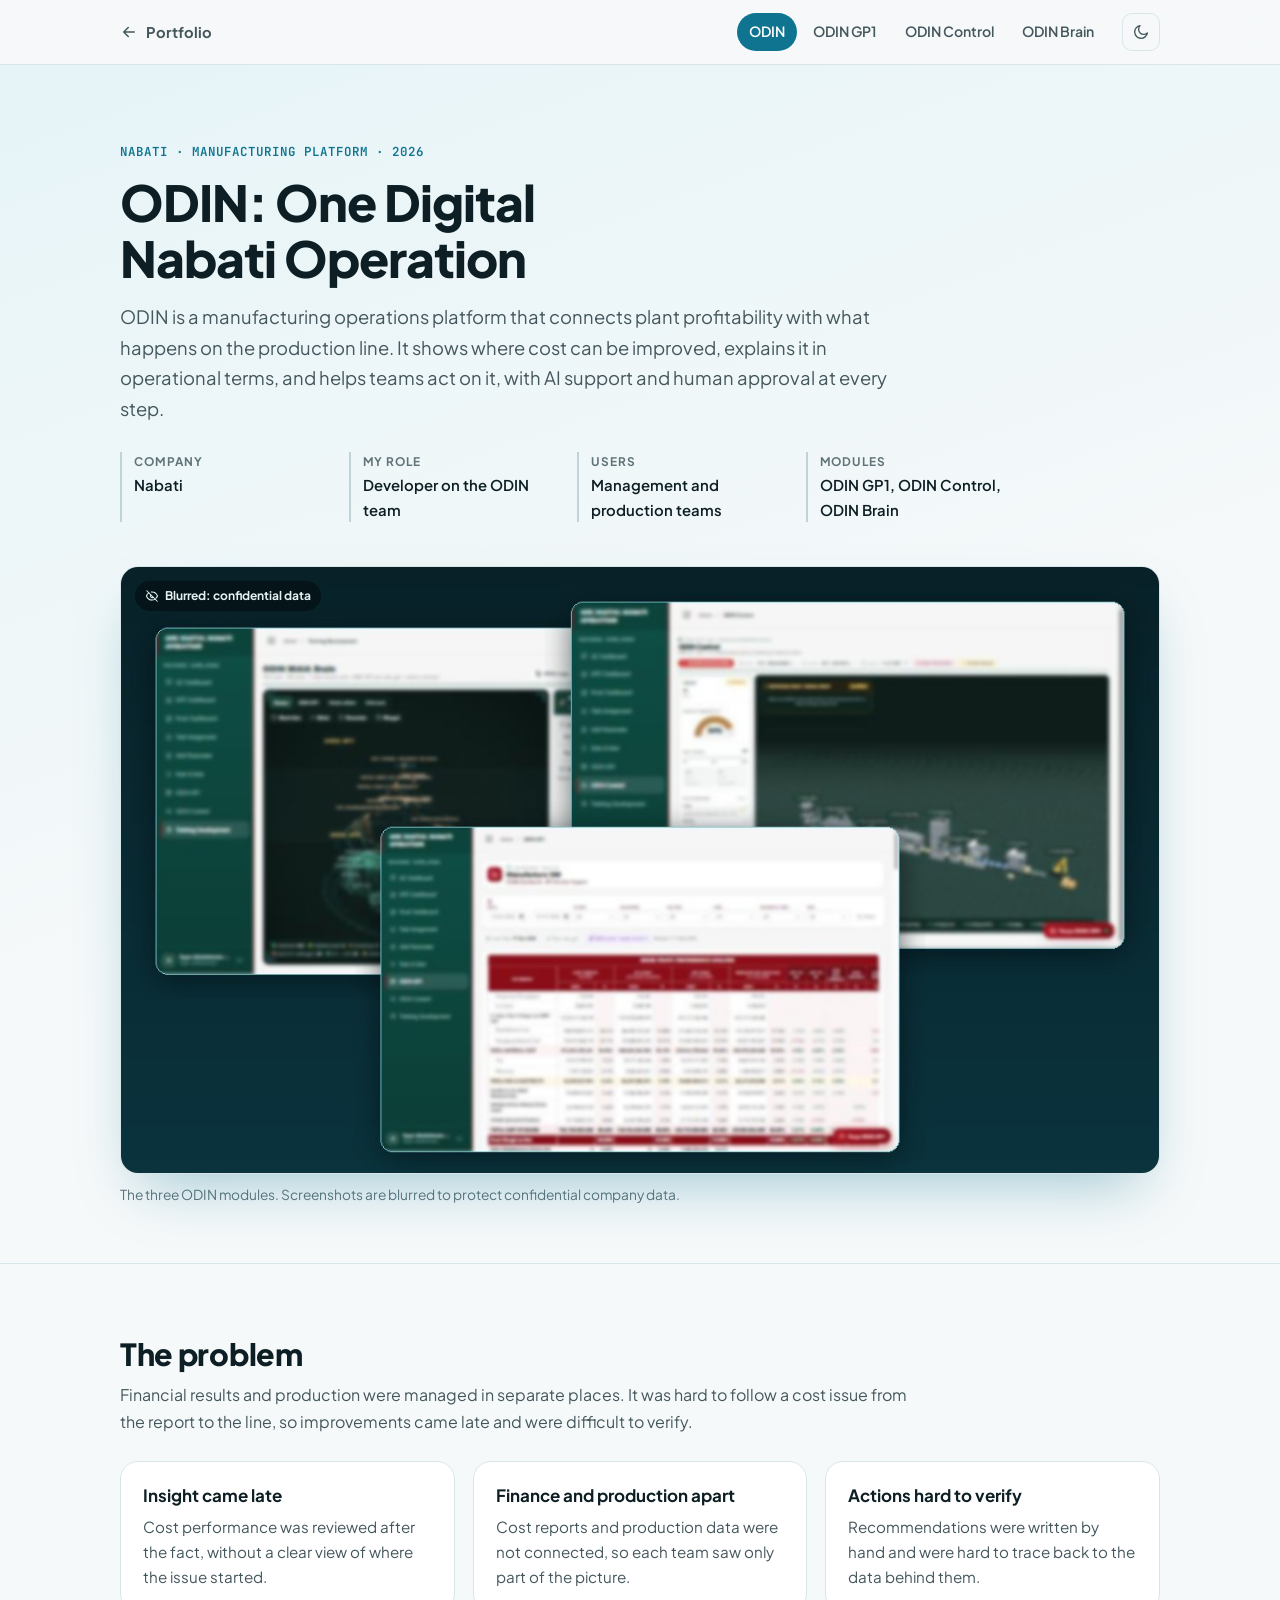
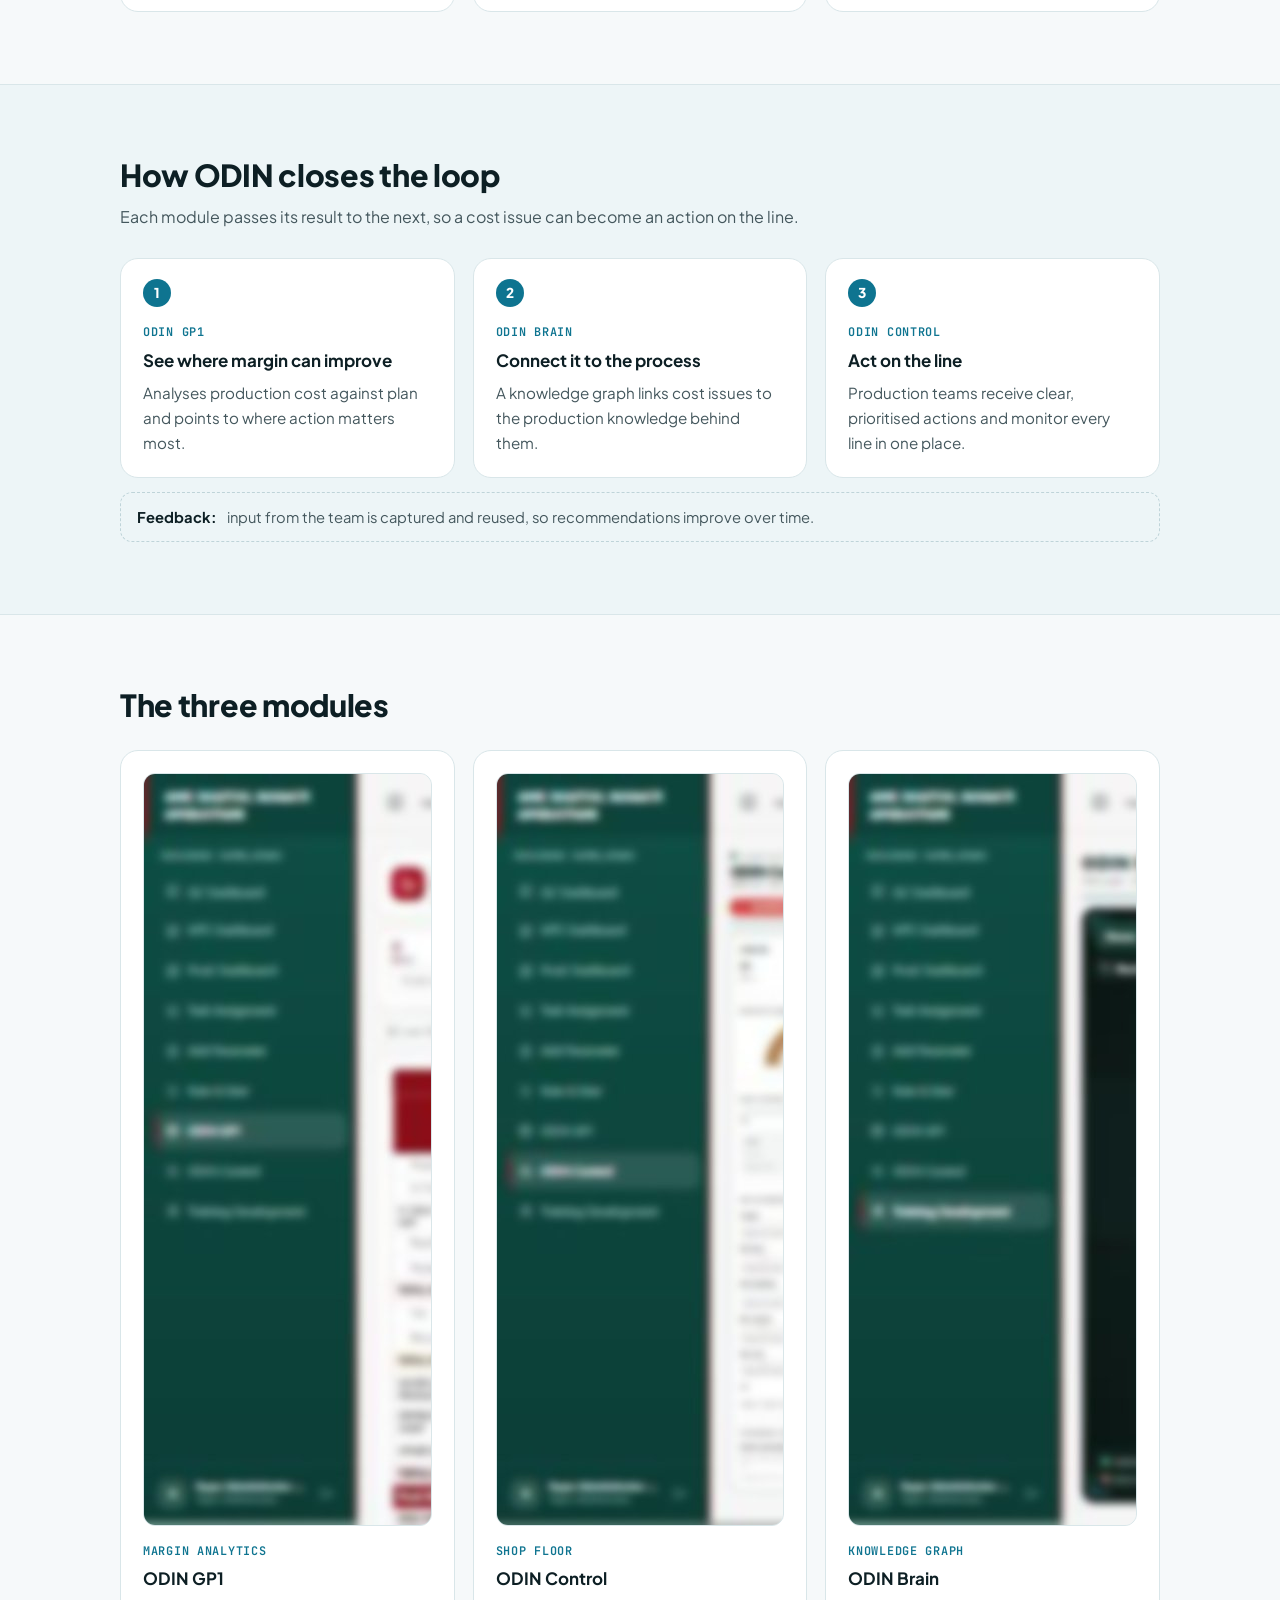
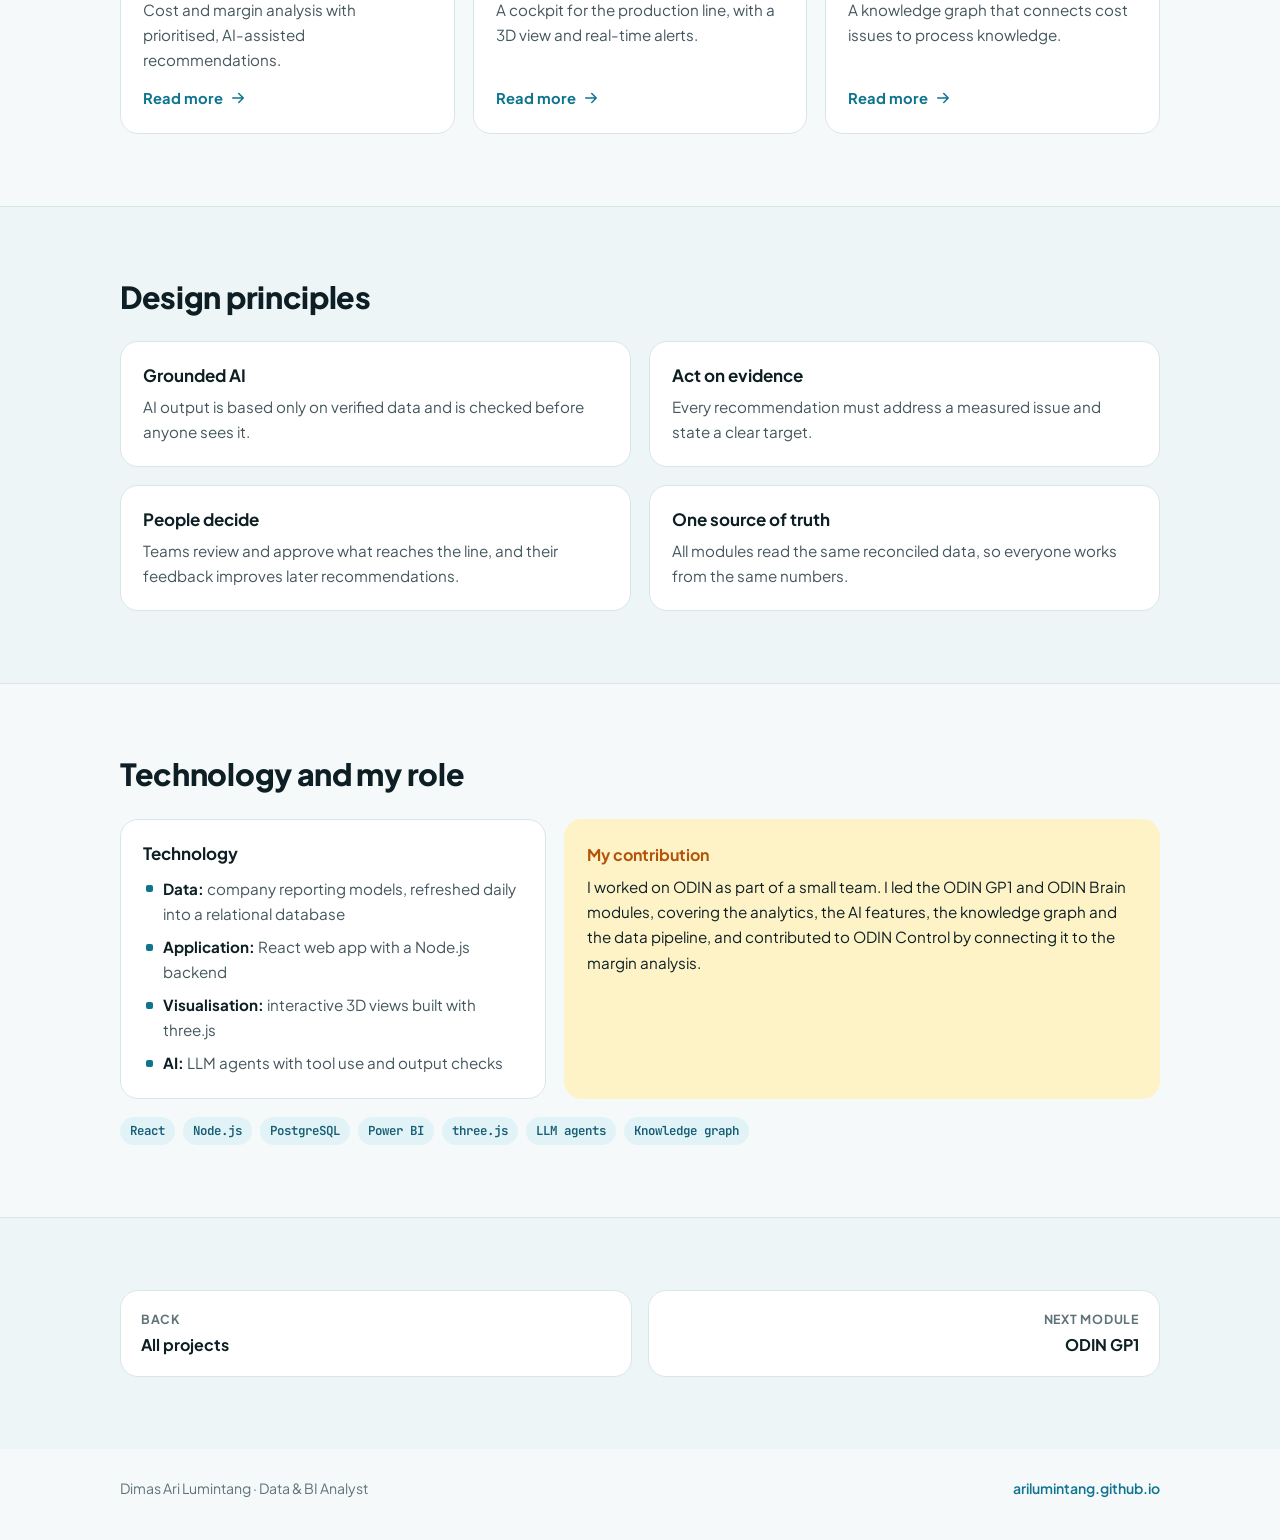
<file: odin/index.html>
<!doctype html>
<html lang="en">
<head>
  <meta charset="utf-8">
  <meta name="viewport" content="width=device-width, initial-scale=1, viewport-fit=cover">
  <title>ODIN | Dimas Ari Lumintang</title>
  <meta name="description" content="ODIN: a manufacturing operations platform that connects plant profitability with the production line, with AI support and human approval.">
  <link rel="preconnect" href="https://fonts.googleapis.com">
  <link rel="preconnect" href="https://fonts.gstatic.com" crossorigin>
  <link href="https://fonts.googleapis.com/css2?family=Plus+Jakarta+Sans:wght@400;500;600;700;800&family=JetBrains+Mono:wght@500;600&display=swap" rel="stylesheet">
  <script>
    (function () {
      var root = document.documentElement, theme = null;
      try { theme = localStorage.getItem('theme'); } catch (e) {}
      if (theme !== 'light' && theme !== 'dark') theme = window.matchMedia('(prefers-color-scheme: dark)').matches ? 'dark' : 'light';
      root.setAttribute('data-theme', theme);
    })();
  </script>
  <link rel="stylesheet" href="odin.css">
</head>
<body>
  <svg width="0" height="0" style="position:absolute" aria-hidden="true">
    <symbol id="i-left" viewBox="0 0 24 24" fill="none" stroke="currentColor" stroke-width="2" stroke-linecap="round" stroke-linejoin="round"><path d="M19 12H5M11 18l-6-6 6-6"/></symbol>
    <symbol id="i-right" viewBox="0 0 24 24" fill="none" stroke="currentColor" stroke-width="2" stroke-linecap="round" stroke-linejoin="round"><path d="M5 12h14M13 6l6 6-6 6"/></symbol>
    <symbol id="i-sun" viewBox="0 0 24 24" fill="none" stroke="currentColor" stroke-width="1.8" stroke-linecap="round"><circle cx="12" cy="12" r="4"/><path d="M12 2v2M12 20v2M4.9 4.9l1.4 1.4M17.7 17.7l1.4 1.4M2 12h2M20 12h2M4.9 19.1l1.4-1.4M17.7 6.3l1.4-1.4"/></symbol>
    <symbol id="i-moon" viewBox="0 0 24 24" fill="none" stroke="currentColor" stroke-width="1.8" stroke-linecap="round" stroke-linejoin="round"><path d="M20.5 13.2A8.5 8.5 0 1 1 10.8 3.5a6.6 6.6 0 0 0 9.7 9.7z"/></symbol>
    <symbol id="i-eye-off" viewBox="0 0 24 24" fill="none" stroke="currentColor" stroke-width="1.8" stroke-linecap="round" stroke-linejoin="round"><path d="M3 3l18 18"/><path d="M10.6 5.1A10.4 10.4 0 0 1 12 5c5 0 8.5 4.5 9.5 7a13 13 0 0 1-2.6 3.8M6.6 6.6C4.4 8 3 10.2 2.5 12c1 2.5 4.5 7 9.5 7a9.7 9.7 0 0 0 5.4-1.6"/><path d="M9.9 9.9a3 3 0 0 0 4.2 4.2"/></symbol>
  </svg>

  <header class="site-header">
    <nav class="container nav" aria-label="ODIN pages">
      <a class="back" href="../index.html#projects"><svg class="icon" aria-hidden="true"><use href="#i-left"/></svg><span>Portfolio</span></a>
      <div class="odin-tabs">
        <a href="index.html" aria-current="page">ODIN</a>
        <a href="gp1.html">ODIN GP1</a>
        <a href="control.html">ODIN Control</a>
        <a href="brain.html">ODIN Brain</a>
      </div>
      <button id="theme-toggle" class="theme-toggle" type="button" aria-label="Switch theme">
        <svg class="icon icon-moon" aria-hidden="true"><use href="#i-moon"/></svg>
        <svg class="icon icon-sun" aria-hidden="true"><use href="#i-sun"/></svg>
      </button>
    </nav>
  </header>

  <main>
    <section class="hero">
      <div class="container">
        <span class="eyebrow">Nabati · Manufacturing platform · 2026</span>
        <h1>ODIN: One Digital Nabati Operation</h1>
        <p class="lead">ODIN is a manufacturing operations platform that connects plant profitability with what happens on the production line. It shows where cost can be improved, explains it in operational terms, and helps teams act on it, with AI support and human approval at every step.</p>
        <dl class="meta">
          <div><dt>Company</dt><dd>Nabati</dd></div>
          <div><dt>My role</dt><dd>Developer on the ODIN team</dd></div>
          <div><dt>Users</dt><dd>Management and production teams</dd></div>
          <div><dt>Modules</dt><dd>ODIN GP1, ODIN Control, ODIN Brain</dd></div>
        </dl>
        <figure class="shot">
          <div class="shot-frame">
            <img src="../image/odin-overview-blur.jpg" alt="Blurred screenshots of the three ODIN modules" width="1200" height="700">
            <span class="blur-note"><svg class="icon" aria-hidden="true"><use href="#i-eye-off"/></svg>Blurred: confidential data</span>
          </div>
          <figcaption>The three ODIN modules. Screenshots are blurred to protect confidential company data.</figcaption>
        </figure>
      </div>
    </section>

    <section class="section">
      <div class="container">
        <h2>The problem</h2>
        <p class="intro">Financial results and production were managed in separate places. It was hard to follow a cost issue from the report to the line, so improvements came late and were difficult to verify.</p>
        <div class="grid-3">
          <div class="card"><h3>Insight came late</h3><p>Cost performance was reviewed after the fact, without a clear view of where the issue started.</p></div>
          <div class="card"><h3>Finance and production apart</h3><p>Cost reports and production data were not connected, so each team saw only part of the picture.</p></div>
          <div class="card"><h3>Actions hard to verify</h3><p>Recommendations were written by hand and were hard to trace back to the data behind them.</p></div>
        </div>
      </div>
    </section>

    <section class="section section-alt">
      <div class="container">
        <h2>How ODIN closes the loop</h2>
        <p class="intro">Each module passes its result to the next, so a cost issue can become an action on the line.</p>
        <ol class="loop">
          <li class="card"><span class="kicker">ODIN GP1</span><h3>See where margin can improve</h3><p>Analyses production cost against plan and points to where action matters most.</p></li>
          <li class="card"><span class="kicker">ODIN Brain</span><h3>Connect it to the process</h3><p>A knowledge graph links cost issues to the production knowledge behind them.</p></li>
          <li class="card"><span class="kicker">ODIN Control</span><h3>Act on the line</h3><p>Production teams receive clear, prioritised actions and monitor every line in one place.</p></li>
        </ol>
        <p class="loop-back"><b>Feedback:</b> input from the team is captured and reused, so recommendations improve over time.</p>
      </div>
    </section>

    <section class="section">
      <div class="container">
        <h2>The three modules</h2>
        <div class="grid-3">
          <a class="card module-card" href="gp1.html">
            <span class="thumb"><img src="../image/odin-gp1-matrix-blur.jpg" alt="Blurred ODIN GP1 screen" width="1200" height="751" loading="lazy"></span>
            <span class="kicker">Margin analytics</span>
            <h3>ODIN GP1</h3>
            <p>Cost and margin analysis with prioritised, AI-assisted recommendations.</p>
            <span class="go">Read more <svg class="icon" aria-hidden="true"><use href="#i-right"/></svg></span>
          </a>
          <a class="card module-card" href="control.html">
            <span class="thumb"><img src="../image/odin-control-line3d-blur.jpg" alt="Blurred ODIN Control screen with a 3D production line" width="1200" height="751" loading="lazy"></span>
            <span class="kicker">Shop floor</span>
            <h3>ODIN Control</h3>
            <p>A cockpit for the production line, with a 3D view and real-time alerts.</p>
            <span class="go">Read more <svg class="icon" aria-hidden="true"><use href="#i-right"/></svg></span>
          </a>
          <a class="card module-card" href="brain.html">
            <span class="thumb"><img src="../image/odin-brain-blur.jpg" alt="Blurred ODIN Brain screen with a 3D knowledge graph" width="1200" height="751" loading="lazy"></span>
            <span class="kicker">Knowledge graph</span>
            <h3>ODIN Brain</h3>
            <p>A knowledge graph that connects cost issues to process knowledge.</p>
            <span class="go">Read more <svg class="icon" aria-hidden="true"><use href="#i-right"/></svg></span>
          </a>
        </div>
      </div>
    </section>

    <section class="section section-alt">
      <div class="container">
        <h2>Design principles</h2>
        <div class="grid-2">
          <div class="card"><h3>Grounded AI</h3><p>AI output is based only on verified data and is checked before anyone sees it.</p></div>
          <div class="card"><h3>Act on evidence</h3><p>Every recommendation must address a measured issue and state a clear target.</p></div>
          <div class="card"><h3>People decide</h3><p>Teams review and approve what reaches the line, and their feedback improves later recommendations.</p></div>
          <div class="card"><h3>One source of truth</h3><p>All modules read the same reconciled data, so everyone works from the same numbers.</p></div>
        </div>
      </div>
    </section>

    <section class="section">
      <div class="container">
        <h2>Technology and my role</h2>
        <div class="role">
          <div class="card">
            <h3>Technology</h3>
            <ul class="list">
              <li><strong>Data:</strong> company reporting models, refreshed daily into a relational database</li>
              <li><strong>Application:</strong> React web app with a Node.js backend</li>
              <li><strong>Visualisation:</strong> interactive 3D views built with three.js</li>
              <li><strong>AI:</strong> LLM agents with tool use and output checks</li>
            </ul>
          </div>
          <div class="callout">
            <h3>My contribution</h3>
            <p>I worked on ODIN as part of a small team. I led the ODIN GP1 and ODIN Brain modules, covering the analytics, the AI features, the knowledge graph and the data pipeline, and contributed to ODIN Control by connecting it to the margin analysis.</p>
          </div>
        </div>
        <div class="tags">
          <span class="tag">React</span><span class="tag">Node.js</span><span class="tag">PostgreSQL</span><span class="tag">Power BI</span><span class="tag">three.js</span><span class="tag">LLM agents</span><span class="tag">Knowledge graph</span>
        </div>
      </div>
    </section>

    <section class="section section-alt">
      <div class="container pager">
        <a href="../index.html#projects"><small>Back</small><span>All projects</span></a>
        <a class="next" href="gp1.html"><small>Next module</small><span>ODIN GP1</span></a>
      </div>
    </section>
  </main>

  <footer class="site-footer">
    <div class="container"><span>Dimas Ari Lumintang · Data &amp; BI Analyst</span><a href="../index.html">arilumintang.github.io</a></div>
  </footer>
  <script src="odin.js"></script>
</body>
</html>
</file>
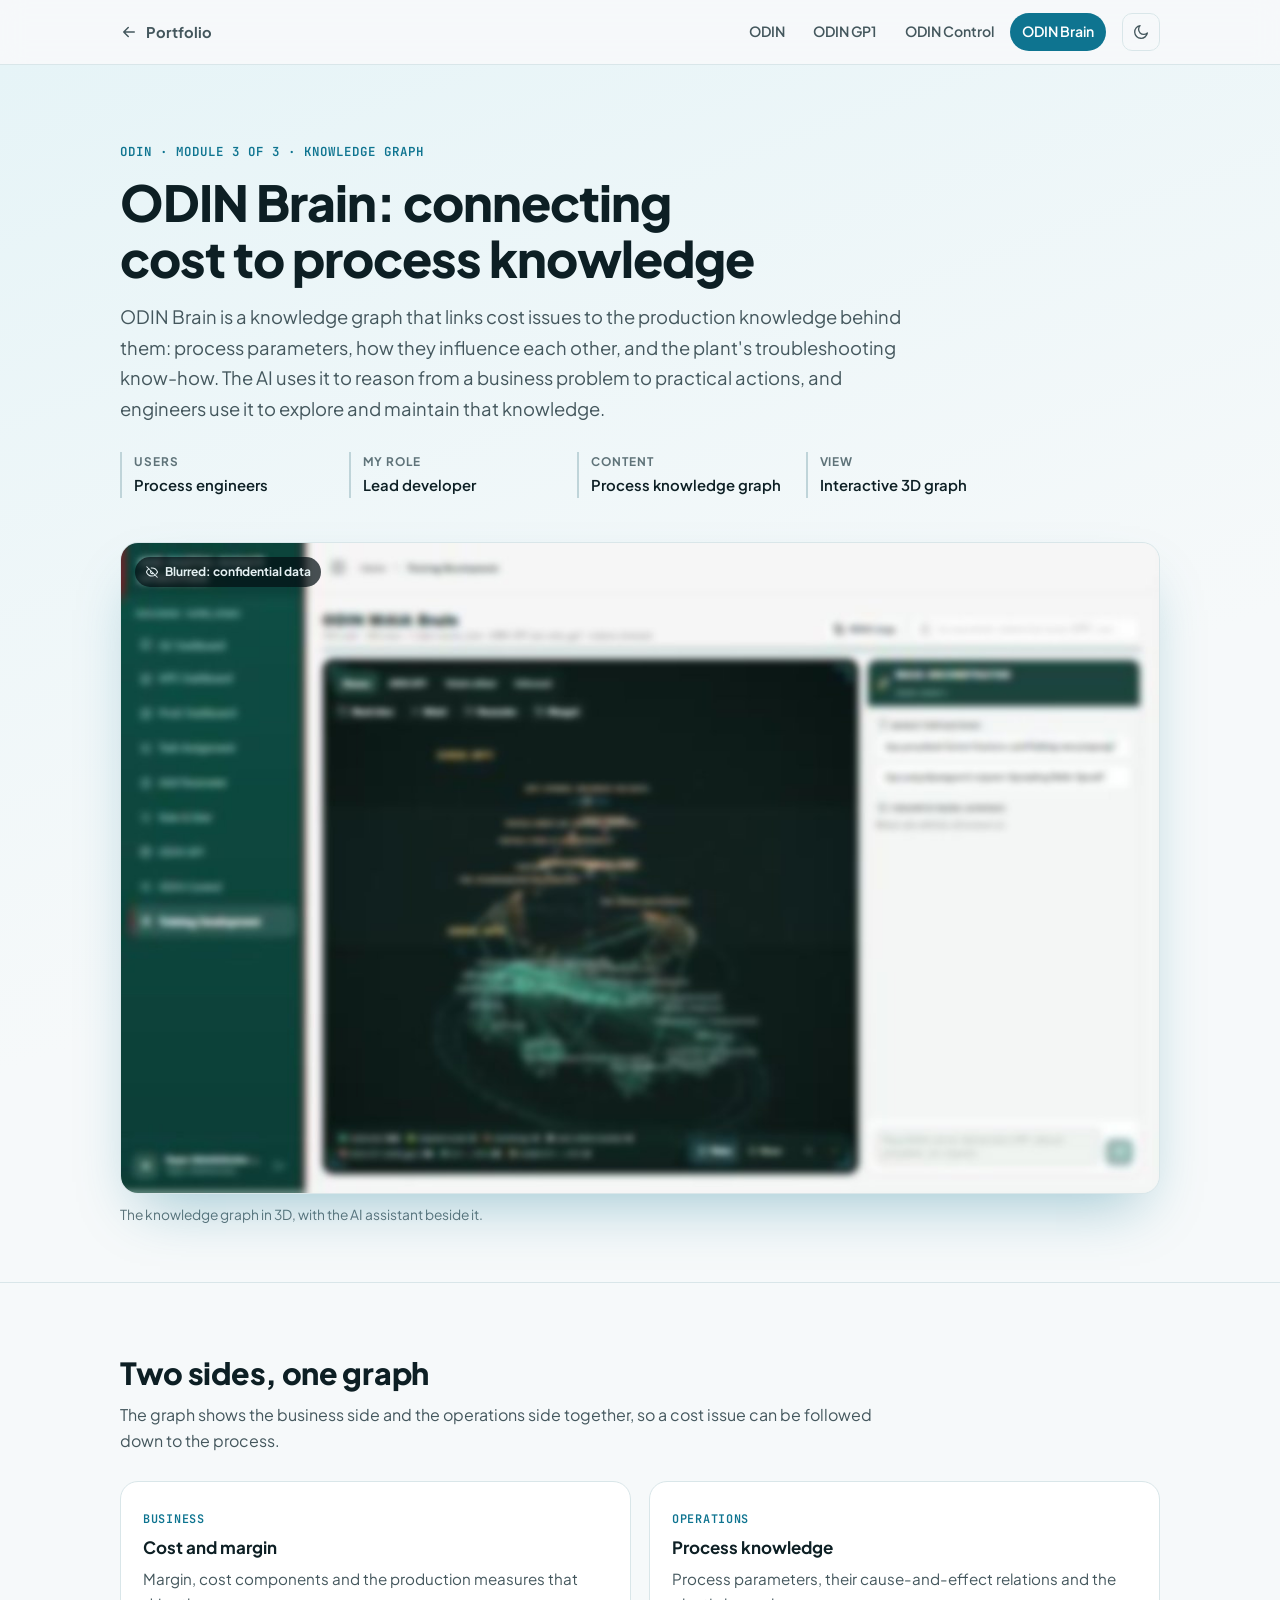
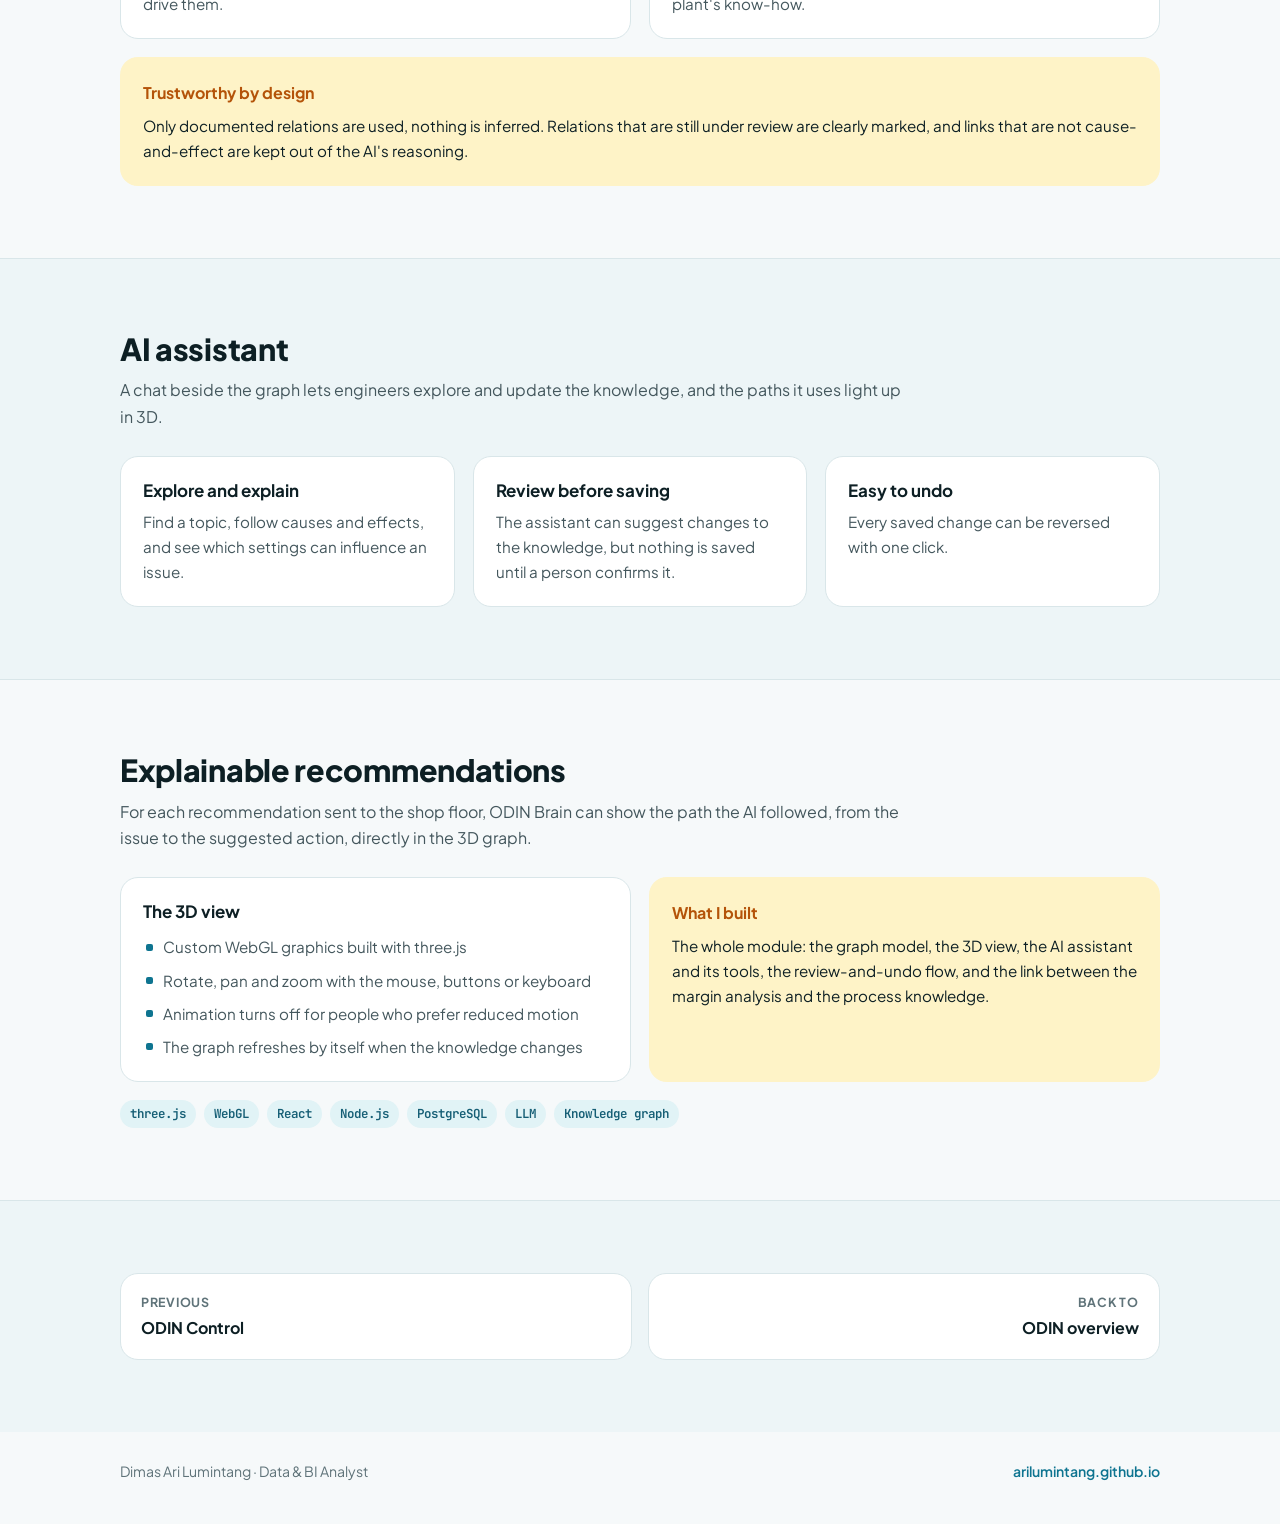
<file: odin/brain.html>
<!doctype html>
<html lang="en">
<head>
  <meta charset="utf-8">
  <meta name="viewport" content="width=device-width, initial-scale=1, viewport-fit=cover">
  <title>ODIN Brain | Dimas Ari Lumintang</title>
  <meta name="description" content="ODIN Brain: a knowledge graph that connects cost issues to process knowledge, with an interactive 3D view and an AI assistant.">
  <link rel="preconnect" href="https://fonts.googleapis.com">
  <link rel="preconnect" href="https://fonts.gstatic.com" crossorigin>
  <link href="https://fonts.googleapis.com/css2?family=Plus+Jakarta+Sans:wght@400;500;600;700;800&family=JetBrains+Mono:wght@500;600&display=swap" rel="stylesheet">
  <script>
    (function () {
      var root = document.documentElement, theme = null;
      try { theme = localStorage.getItem('theme'); } catch (e) {}
      if (theme !== 'light' && theme !== 'dark') theme = window.matchMedia('(prefers-color-scheme: dark)').matches ? 'dark' : 'light';
      root.setAttribute('data-theme', theme);
    })();
  </script>
  <link rel="stylesheet" href="odin.css">
</head>
<body>
  <svg width="0" height="0" style="position:absolute" aria-hidden="true">
    <symbol id="i-left" viewBox="0 0 24 24" fill="none" stroke="currentColor" stroke-width="2" stroke-linecap="round" stroke-linejoin="round"><path d="M19 12H5M11 18l-6-6 6-6"/></symbol>
    <symbol id="i-sun" viewBox="0 0 24 24" fill="none" stroke="currentColor" stroke-width="1.8" stroke-linecap="round"><circle cx="12" cy="12" r="4"/><path d="M12 2v2M12 20v2M4.9 4.9l1.4 1.4M17.7 17.7l1.4 1.4M2 12h2M20 12h2M4.9 19.1l1.4-1.4M17.7 6.3l1.4-1.4"/></symbol>
    <symbol id="i-moon" viewBox="0 0 24 24" fill="none" stroke="currentColor" stroke-width="1.8" stroke-linecap="round" stroke-linejoin="round"><path d="M20.5 13.2A8.5 8.5 0 1 1 10.8 3.5a6.6 6.6 0 0 0 9.7 9.7z"/></symbol>
    <symbol id="i-eye-off" viewBox="0 0 24 24" fill="none" stroke="currentColor" stroke-width="1.8" stroke-linecap="round" stroke-linejoin="round"><path d="M3 3l18 18"/><path d="M10.6 5.1A10.4 10.4 0 0 1 12 5c5 0 8.5 4.5 9.5 7a13 13 0 0 1-2.6 3.8M6.6 6.6C4.4 8 3 10.2 2.5 12c1 2.5 4.5 7 9.5 7a9.7 9.7 0 0 0 5.4-1.6"/><path d="M9.9 9.9a3 3 0 0 0 4.2 4.2"/></symbol>
  </svg>

  <header class="site-header">
    <nav class="container nav" aria-label="ODIN pages">
      <a class="back" href="../index.html#projects"><svg class="icon" aria-hidden="true"><use href="#i-left"/></svg><span>Portfolio</span></a>
      <div class="odin-tabs">
        <a href="index.html">ODIN</a>
        <a href="gp1.html">ODIN GP1</a>
        <a href="control.html">ODIN Control</a>
        <a href="brain.html" aria-current="page">ODIN Brain</a>
      </div>
      <button id="theme-toggle" class="theme-toggle" type="button" aria-label="Switch theme">
        <svg class="icon icon-moon" aria-hidden="true"><use href="#i-moon"/></svg>
        <svg class="icon icon-sun" aria-hidden="true"><use href="#i-sun"/></svg>
      </button>
    </nav>
  </header>

  <main>
    <section class="hero">
      <div class="container">
        <span class="eyebrow">ODIN · Module 3 of 3 · Knowledge graph</span>
        <h1>ODIN Brain: connecting cost to process knowledge</h1>
        <p class="lead">ODIN Brain is a knowledge graph that links cost issues to the production knowledge behind them: process parameters, how they influence each other, and the plant's troubleshooting know-how. The AI uses it to reason from a business problem to practical actions, and engineers use it to explore and maintain that knowledge.</p>
        <dl class="meta">
          <div><dt>Users</dt><dd>Process engineers</dd></div>
          <div><dt>My role</dt><dd>Lead developer</dd></div>
          <div><dt>Content</dt><dd>Process knowledge graph</dd></div>
          <div><dt>View</dt><dd>Interactive 3D graph</dd></div>
        </dl>
        <figure class="shot">
          <div class="shot-frame">
            <img src="../image/odin-brain-blur.jpg" alt="Blurred ODIN Brain screen with a 3D knowledge graph and a chat panel" width="1200" height="751">
            <span class="blur-note"><svg class="icon" aria-hidden="true"><use href="#i-eye-off"/></svg>Blurred: confidential data</span>
          </div>
          <figcaption>The knowledge graph in 3D, with the AI assistant beside it.</figcaption>
        </figure>
      </div>
    </section>

    <section class="section">
      <div class="container">
        <h2>Two sides, one graph</h2>
        <p class="intro">The graph shows the business side and the operations side together, so a cost issue can be followed down to the process.</p>
        <div class="grid-2">
          <div class="card"><span class="kicker">Business</span><h3>Cost and margin</h3><p>Margin, cost components and the production measures that drive them.</p></div>
          <div class="card"><span class="kicker">Operations</span><h3>Process knowledge</h3><p>Process parameters, their cause-and-effect relations and the plant's know-how.</p></div>
        </div>
        <div class="callout" style="margin-top:18px">
          <h3>Trustworthy by design</h3>
          <p>Only documented relations are used, nothing is inferred. Relations that are still under review are clearly marked, and links that are not cause-and-effect are kept out of the AI's reasoning.</p>
        </div>
      </div>
    </section>

    <section class="section section-alt">
      <div class="container">
        <h2>AI assistant</h2>
        <p class="intro">A chat beside the graph lets engineers explore and update the knowledge, and the paths it uses light up in 3D.</p>
        <div class="grid-3">
          <div class="card"><h3>Explore and explain</h3><p>Find a topic, follow causes and effects, and see which settings can influence an issue.</p></div>
          <div class="card"><h3>Review before saving</h3><p>The assistant can suggest changes to the knowledge, but nothing is saved until a person confirms it.</p></div>
          <div class="card"><h3>Easy to undo</h3><p>Every saved change can be reversed with one click.</p></div>
        </div>
      </div>
    </section>

    <section class="section">
      <div class="container">
        <h2>Explainable recommendations</h2>
        <p class="intro">For each recommendation sent to the shop floor, ODIN Brain can show the path the AI followed, from the issue to the suggested action, directly in the 3D graph.</p>
        <div class="grid-2">
          <div class="card">
            <h3>The 3D view</h3>
            <ul class="list">
              <li>Custom WebGL graphics built with three.js</li>
              <li>Rotate, pan and zoom with the mouse, buttons or keyboard</li>
              <li>Animation turns off for people who prefer reduced motion</li>
              <li>The graph refreshes by itself when the knowledge changes</li>
            </ul>
          </div>
          <div class="callout">
            <h3>What I built</h3>
            <p>The whole module: the graph model, the 3D view, the AI assistant and its tools, the review-and-undo flow, and the link between the margin analysis and the process knowledge.</p>
          </div>
        </div>
        <div class="tags">
          <span class="tag">three.js</span><span class="tag">WebGL</span><span class="tag">React</span><span class="tag">Node.js</span><span class="tag">PostgreSQL</span><span class="tag">LLM</span><span class="tag">Knowledge graph</span>
        </div>
      </div>
    </section>

    <section class="section section-alt">
      <div class="container pager">
        <a href="control.html"><small>Previous</small><span>ODIN Control</span></a>
        <a class="next" href="index.html"><small>Back to</small><span>ODIN overview</span></a>
      </div>
    </section>
  </main>

  <footer class="site-footer">
    <div class="container"><span>Dimas Ari Lumintang · Data &amp; BI Analyst</span><a href="../index.html">arilumintang.github.io</a></div>
  </footer>
  <script src="odin.js"></script>
</body>
</html>
</file>
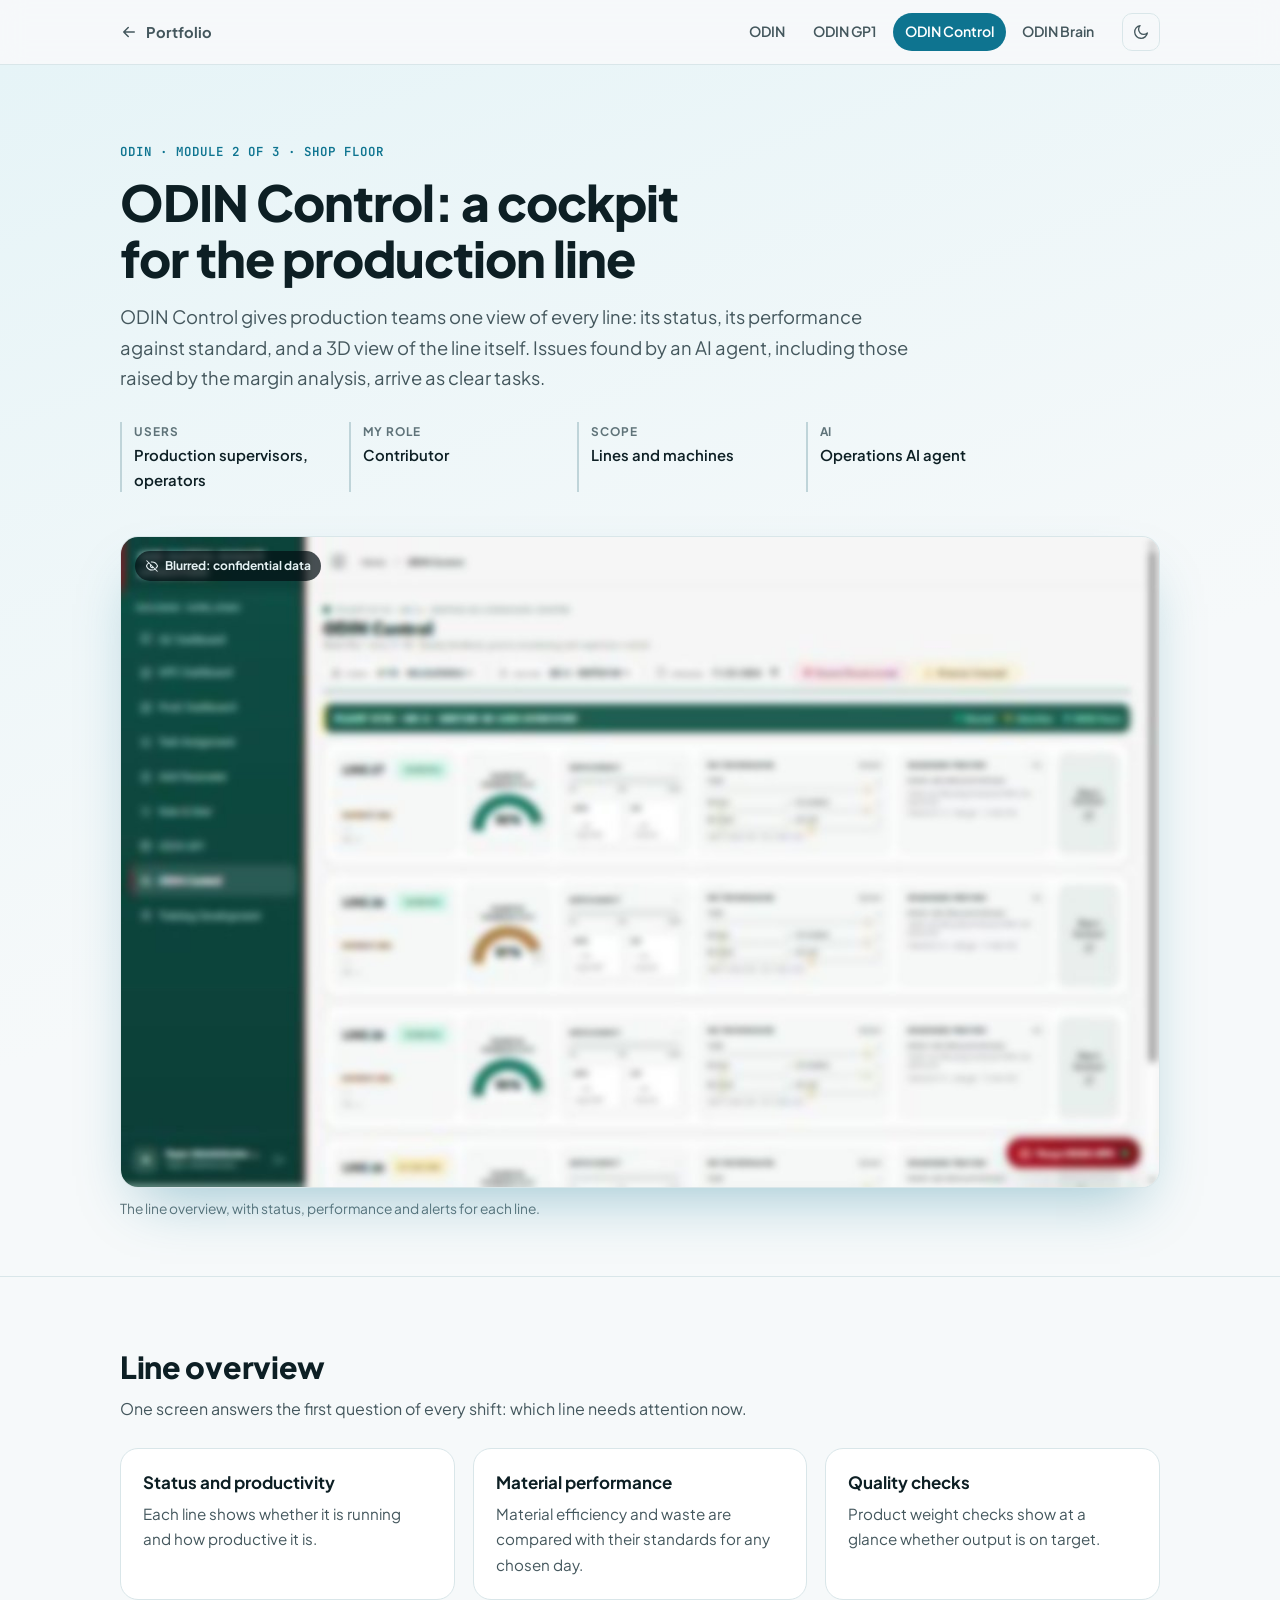
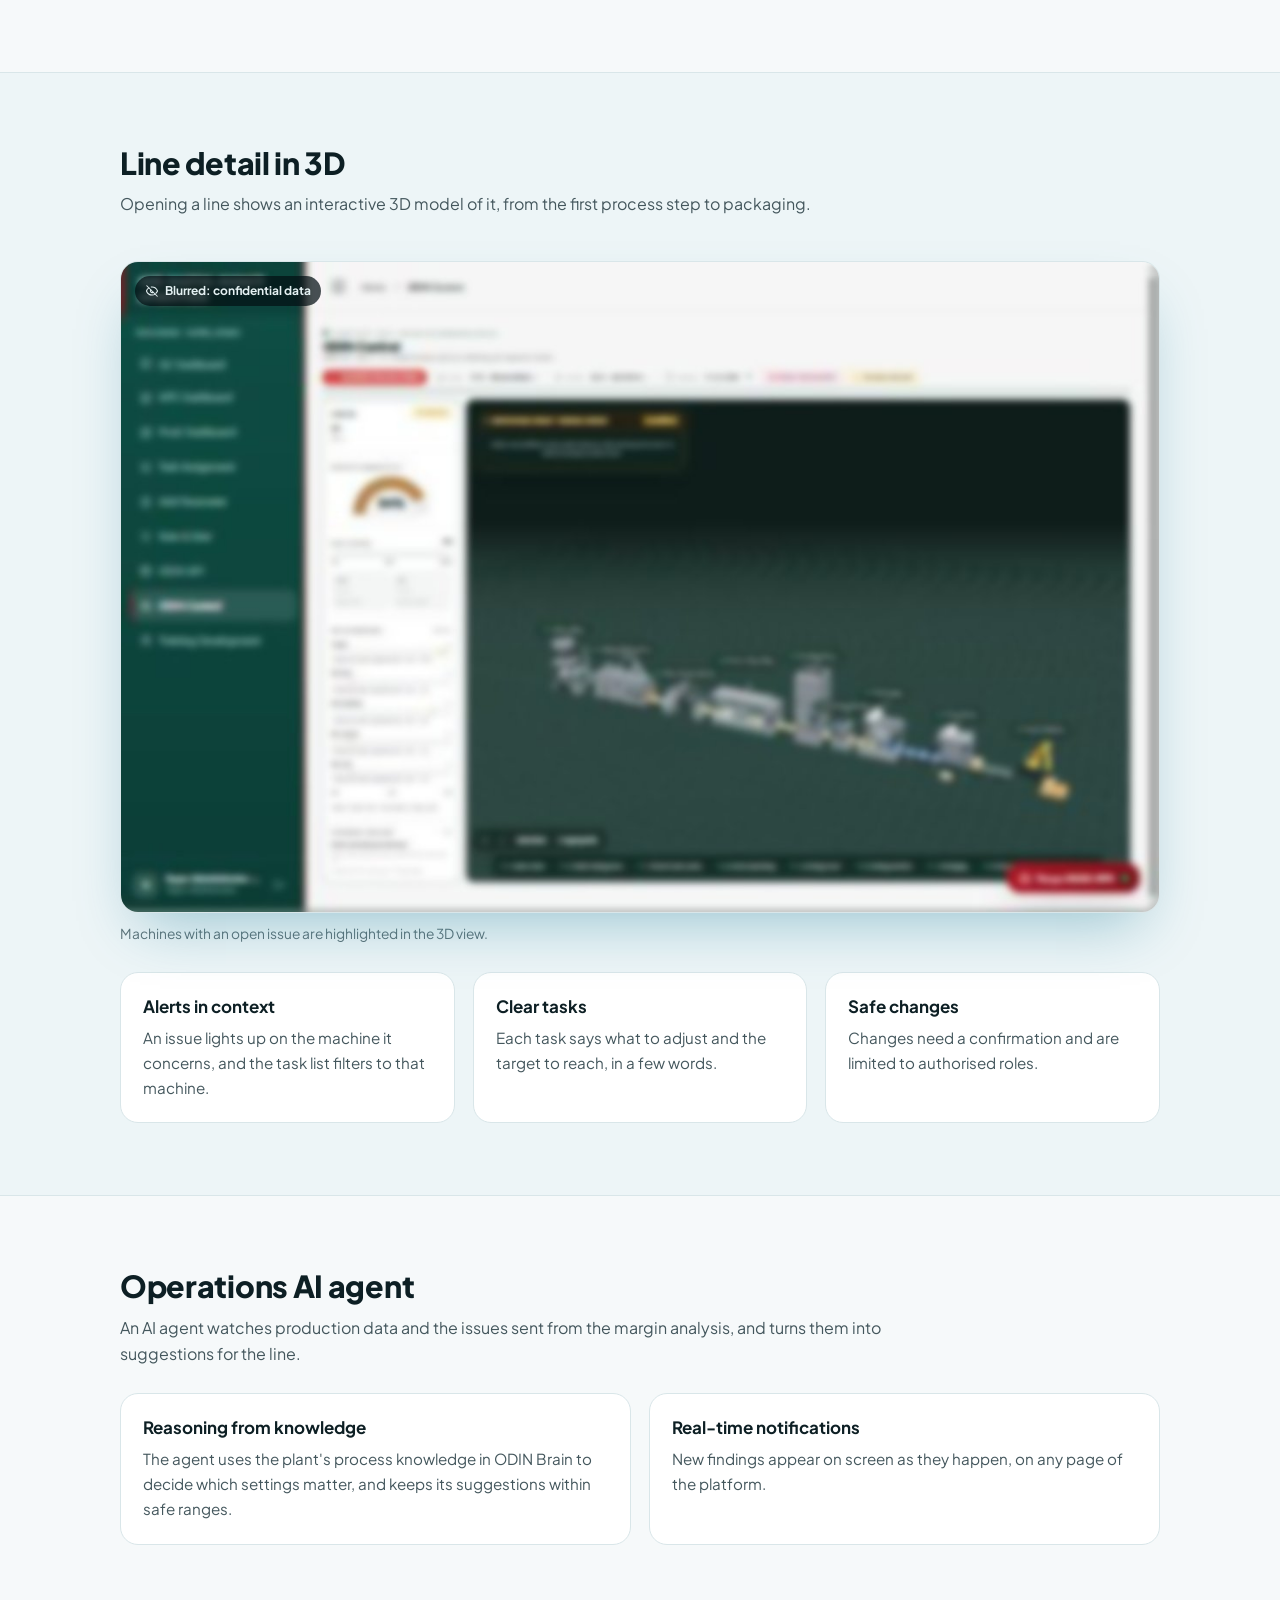
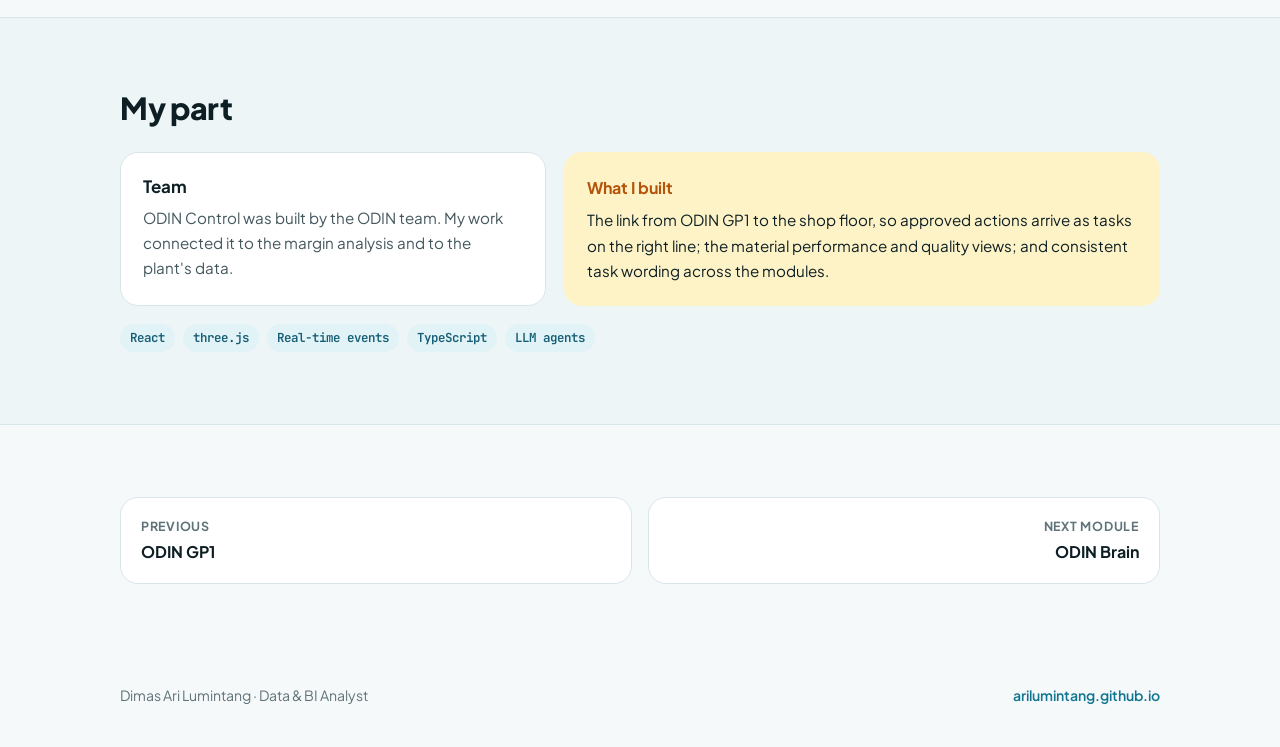
<file: odin/control.html>
<!doctype html>
<html lang="en">
<head>
  <meta charset="utf-8">
  <meta name="viewport" content="width=device-width, initial-scale=1, viewport-fit=cover">
  <title>ODIN Control | Dimas Ari Lumintang</title>
  <meta name="description" content="ODIN Control: a cockpit for the production line with a 3D line view, real-time alerts and clear tasks for production teams.">
  <link rel="preconnect" href="https://fonts.googleapis.com">
  <link rel="preconnect" href="https://fonts.gstatic.com" crossorigin>
  <link href="https://fonts.googleapis.com/css2?family=Plus+Jakarta+Sans:wght@400;500;600;700;800&family=JetBrains+Mono:wght@500;600&display=swap" rel="stylesheet">
  <script>
    (function () {
      var root = document.documentElement, theme = null;
      try { theme = localStorage.getItem('theme'); } catch (e) {}
      if (theme !== 'light' && theme !== 'dark') theme = window.matchMedia('(prefers-color-scheme: dark)').matches ? 'dark' : 'light';
      root.setAttribute('data-theme', theme);
    })();
  </script>
  <link rel="stylesheet" href="odin.css">
</head>
<body>
  <svg width="0" height="0" style="position:absolute" aria-hidden="true">
    <symbol id="i-left" viewBox="0 0 24 24" fill="none" stroke="currentColor" stroke-width="2" stroke-linecap="round" stroke-linejoin="round"><path d="M19 12H5M11 18l-6-6 6-6"/></symbol>
    <symbol id="i-sun" viewBox="0 0 24 24" fill="none" stroke="currentColor" stroke-width="1.8" stroke-linecap="round"><circle cx="12" cy="12" r="4"/><path d="M12 2v2M12 20v2M4.9 4.9l1.4 1.4M17.7 17.7l1.4 1.4M2 12h2M20 12h2M4.9 19.1l1.4-1.4M17.7 6.3l1.4-1.4"/></symbol>
    <symbol id="i-moon" viewBox="0 0 24 24" fill="none" stroke="currentColor" stroke-width="1.8" stroke-linecap="round" stroke-linejoin="round"><path d="M20.5 13.2A8.5 8.5 0 1 1 10.8 3.5a6.6 6.6 0 0 0 9.7 9.7z"/></symbol>
    <symbol id="i-eye-off" viewBox="0 0 24 24" fill="none" stroke="currentColor" stroke-width="1.8" stroke-linecap="round" stroke-linejoin="round"><path d="M3 3l18 18"/><path d="M10.6 5.1A10.4 10.4 0 0 1 12 5c5 0 8.5 4.5 9.5 7a13 13 0 0 1-2.6 3.8M6.6 6.6C4.4 8 3 10.2 2.5 12c1 2.5 4.5 7 9.5 7a9.7 9.7 0 0 0 5.4-1.6"/><path d="M9.9 9.9a3 3 0 0 0 4.2 4.2"/></symbol>
  </svg>

  <header class="site-header">
    <nav class="container nav" aria-label="ODIN pages">
      <a class="back" href="../index.html#projects"><svg class="icon" aria-hidden="true"><use href="#i-left"/></svg><span>Portfolio</span></a>
      <div class="odin-tabs">
        <a href="index.html">ODIN</a>
        <a href="gp1.html">ODIN GP1</a>
        <a href="control.html" aria-current="page">ODIN Control</a>
        <a href="brain.html">ODIN Brain</a>
      </div>
      <button id="theme-toggle" class="theme-toggle" type="button" aria-label="Switch theme">
        <svg class="icon icon-moon" aria-hidden="true"><use href="#i-moon"/></svg>
        <svg class="icon icon-sun" aria-hidden="true"><use href="#i-sun"/></svg>
      </button>
    </nav>
  </header>

  <main>
    <section class="hero">
      <div class="container">
        <span class="eyebrow">ODIN · Module 2 of 3 · Shop floor</span>
        <h1>ODIN Control: a cockpit for the production line</h1>
        <p class="lead">ODIN Control gives production teams one view of every line: its status, its performance against standard, and a 3D view of the line itself. Issues found by an AI agent, including those raised by the margin analysis, arrive as clear tasks.</p>
        <dl class="meta">
          <div><dt>Users</dt><dd>Production supervisors, operators</dd></div>
          <div><dt>My role</dt><dd>Contributor</dd></div>
          <div><dt>Scope</dt><dd>Lines and machines</dd></div>
          <div><dt>AI</dt><dd>Operations AI agent</dd></div>
        </dl>
        <figure class="shot">
          <div class="shot-frame">
            <img src="../image/odin-control-overview-blur.jpg" alt="Blurred ODIN Control overview with one row per production line" width="1200" height="751">
            <span class="blur-note"><svg class="icon" aria-hidden="true"><use href="#i-eye-off"/></svg>Blurred: confidential data</span>
          </div>
          <figcaption>The line overview, with status, performance and alerts for each line.</figcaption>
        </figure>
      </div>
    </section>

    <section class="section">
      <div class="container">
        <h2>Line overview</h2>
        <p class="intro">One screen answers the first question of every shift: which line needs attention now.</p>
        <div class="grid-3">
          <div class="card"><h3>Status and productivity</h3><p>Each line shows whether it is running and how productive it is.</p></div>
          <div class="card"><h3>Material performance</h3><p>Material efficiency and waste are compared with their standards for any chosen day.</p></div>
          <div class="card"><h3>Quality checks</h3><p>Product weight checks show at a glance whether output is on target.</p></div>
        </div>
      </div>
    </section>

    <section class="section section-alt">
      <div class="container">
        <h2>Line detail in 3D</h2>
        <p class="intro">Opening a line shows an interactive 3D model of it, from the first process step to packaging.</p>
        <figure class="shot">
          <div class="shot-frame">
            <img src="../image/odin-control-line3d-blur.jpg" alt="Blurred 3D model of a production line in ODIN Control" width="1200" height="751" loading="lazy">
            <span class="blur-note"><svg class="icon" aria-hidden="true"><use href="#i-eye-off"/></svg>Blurred: confidential data</span>
          </div>
          <figcaption>Machines with an open issue are highlighted in the 3D view.</figcaption>
        </figure>
        <div class="grid-3">
          <div class="card"><h3>Alerts in context</h3><p>An issue lights up on the machine it concerns, and the task list filters to that machine.</p></div>
          <div class="card"><h3>Clear tasks</h3><p>Each task says what to adjust and the target to reach, in a few words.</p></div>
          <div class="card"><h3>Safe changes</h3><p>Changes need a confirmation and are limited to authorised roles.</p></div>
        </div>
      </div>
    </section>

    <section class="section">
      <div class="container">
        <h2>Operations AI agent</h2>
        <p class="intro">An AI agent watches production data and the issues sent from the margin analysis, and turns them into suggestions for the line.</p>
        <div class="grid-2">
          <div class="card"><h3>Reasoning from knowledge</h3><p>The agent uses the plant's process knowledge in ODIN Brain to decide which settings matter, and keeps its suggestions within safe ranges.</p></div>
          <div class="card"><h3>Real-time notifications</h3><p>New findings appear on screen as they happen, on any page of the platform.</p></div>
        </div>
      </div>
    </section>

    <section class="section section-alt">
      <div class="container">
        <h2>My part</h2>
        <div class="role">
          <div class="card">
            <h3>Team</h3>
            <p>ODIN Control was built by the ODIN team. My work connected it to the margin analysis and to the plant's data.</p>
          </div>
          <div class="callout">
            <h3>What I built</h3>
            <p>The link from ODIN GP1 to the shop floor, so approved actions arrive as tasks on the right line; the material performance and quality views; and consistent task wording across the modules.</p>
          </div>
        </div>
        <div class="tags">
          <span class="tag">React</span><span class="tag">three.js</span><span class="tag">Real-time events</span><span class="tag">TypeScript</span><span class="tag">LLM agents</span>
        </div>
      </div>
    </section>

    <section class="section">
      <div class="container pager">
        <a href="gp1.html"><small>Previous</small><span>ODIN GP1</span></a>
        <a class="next" href="brain.html"><small>Next module</small><span>ODIN Brain</span></a>
      </div>
    </section>
  </main>

  <footer class="site-footer">
    <div class="container"><span>Dimas Ari Lumintang · Data &amp; BI Analyst</span><a href="../index.html">arilumintang.github.io</a></div>
  </footer>
  <script src="odin.js"></script>
</body>
</html>
</file>
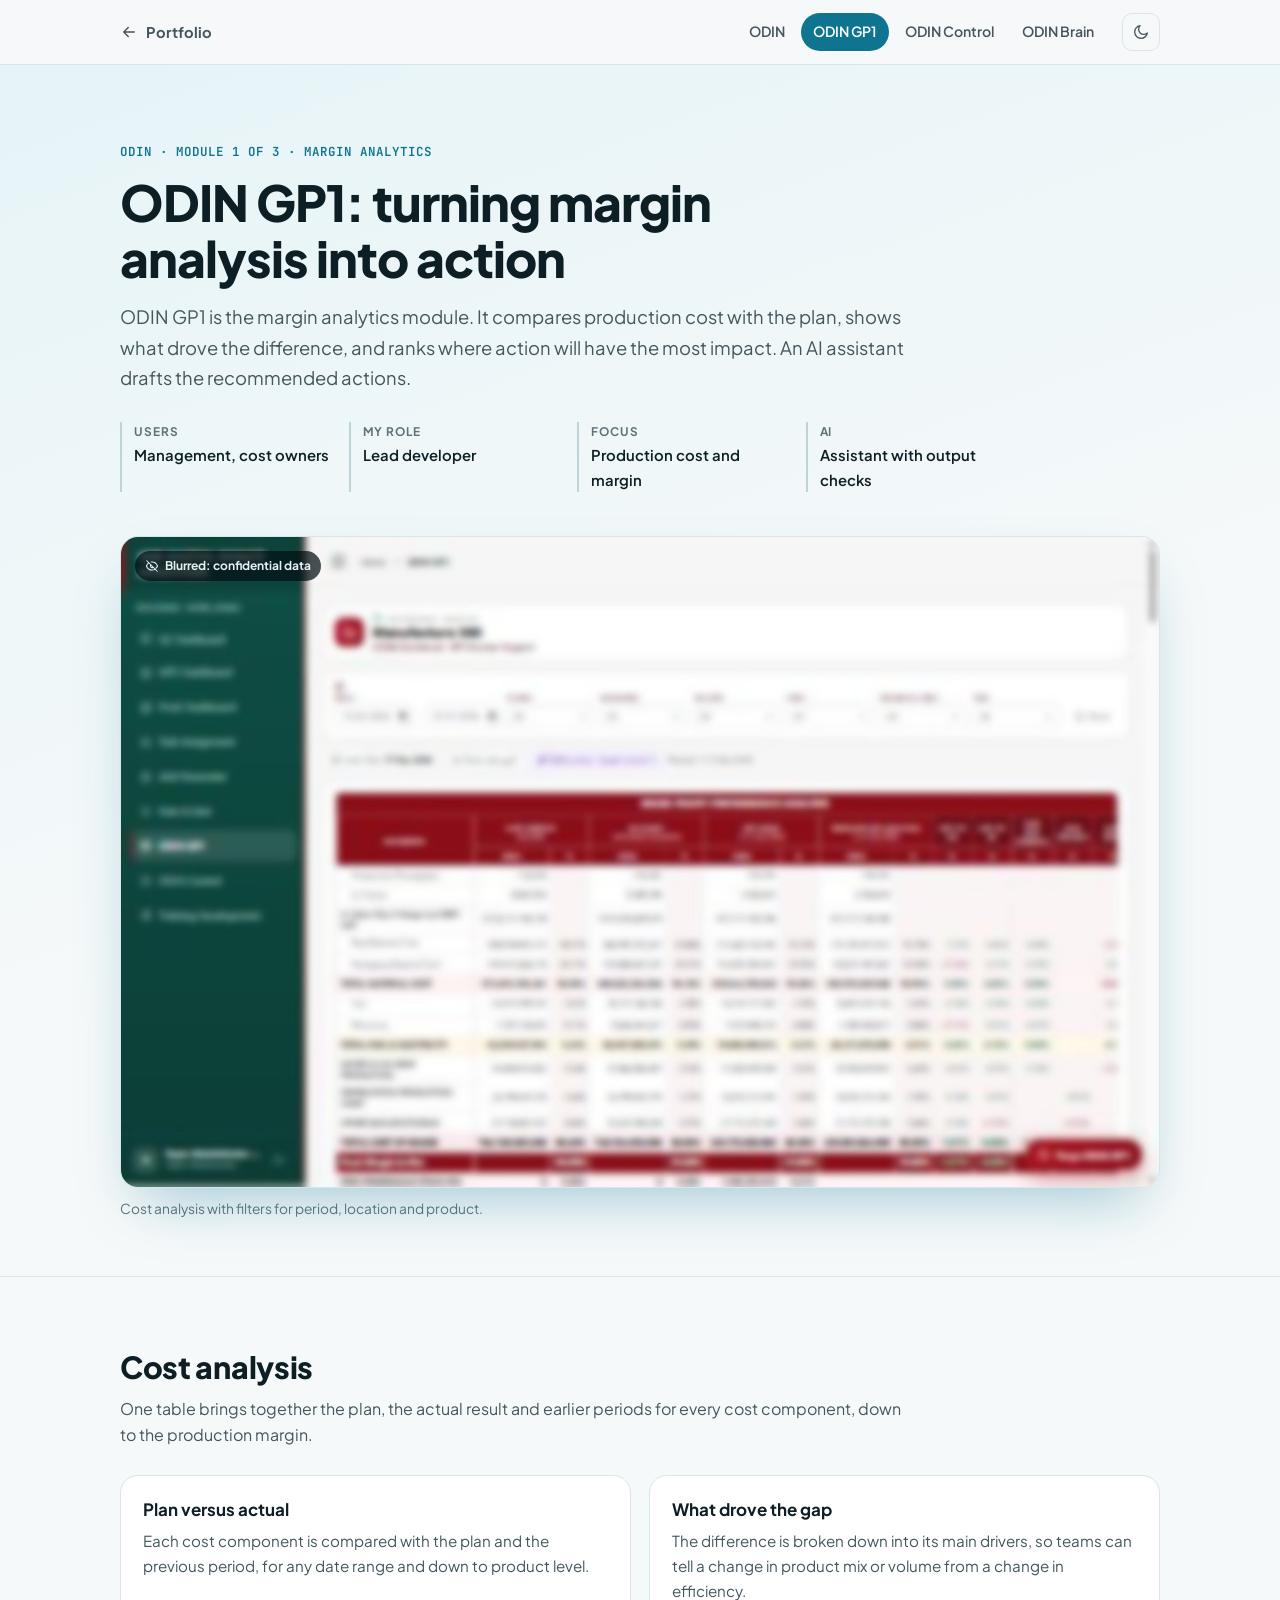
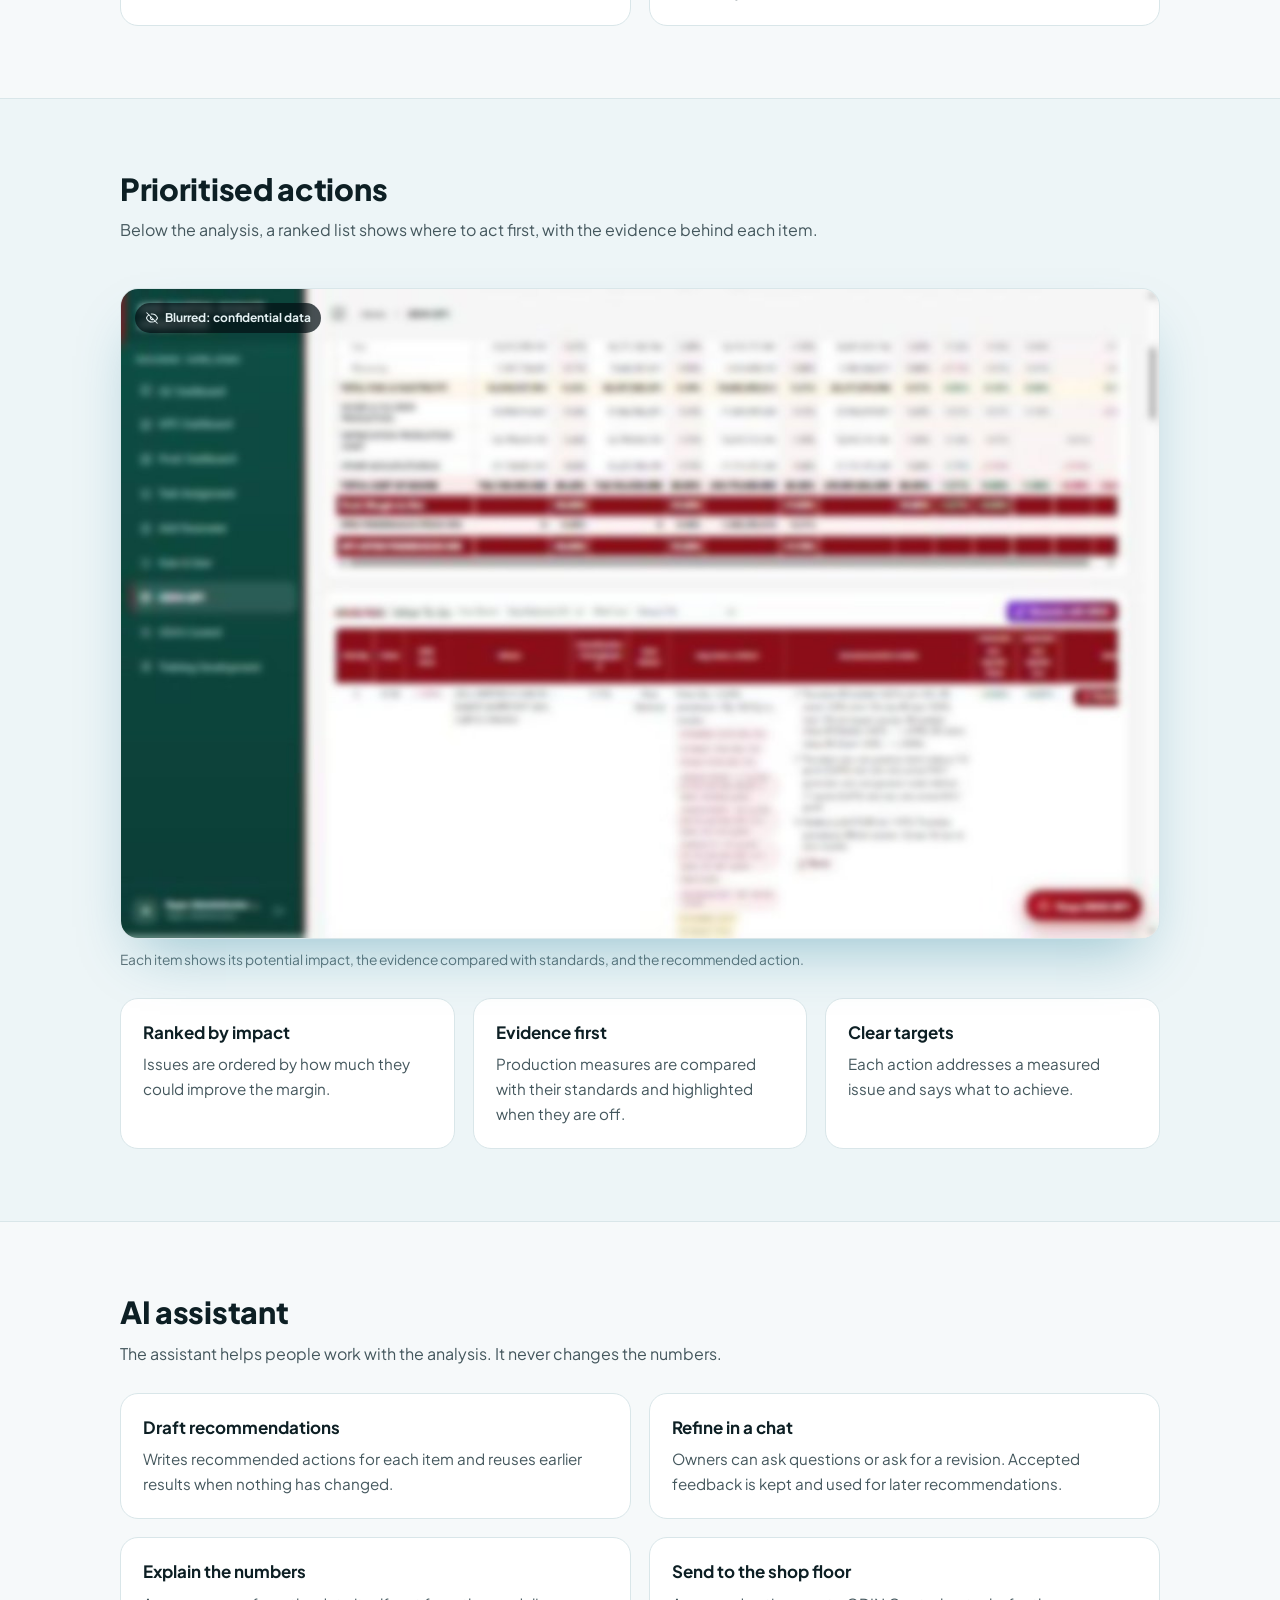
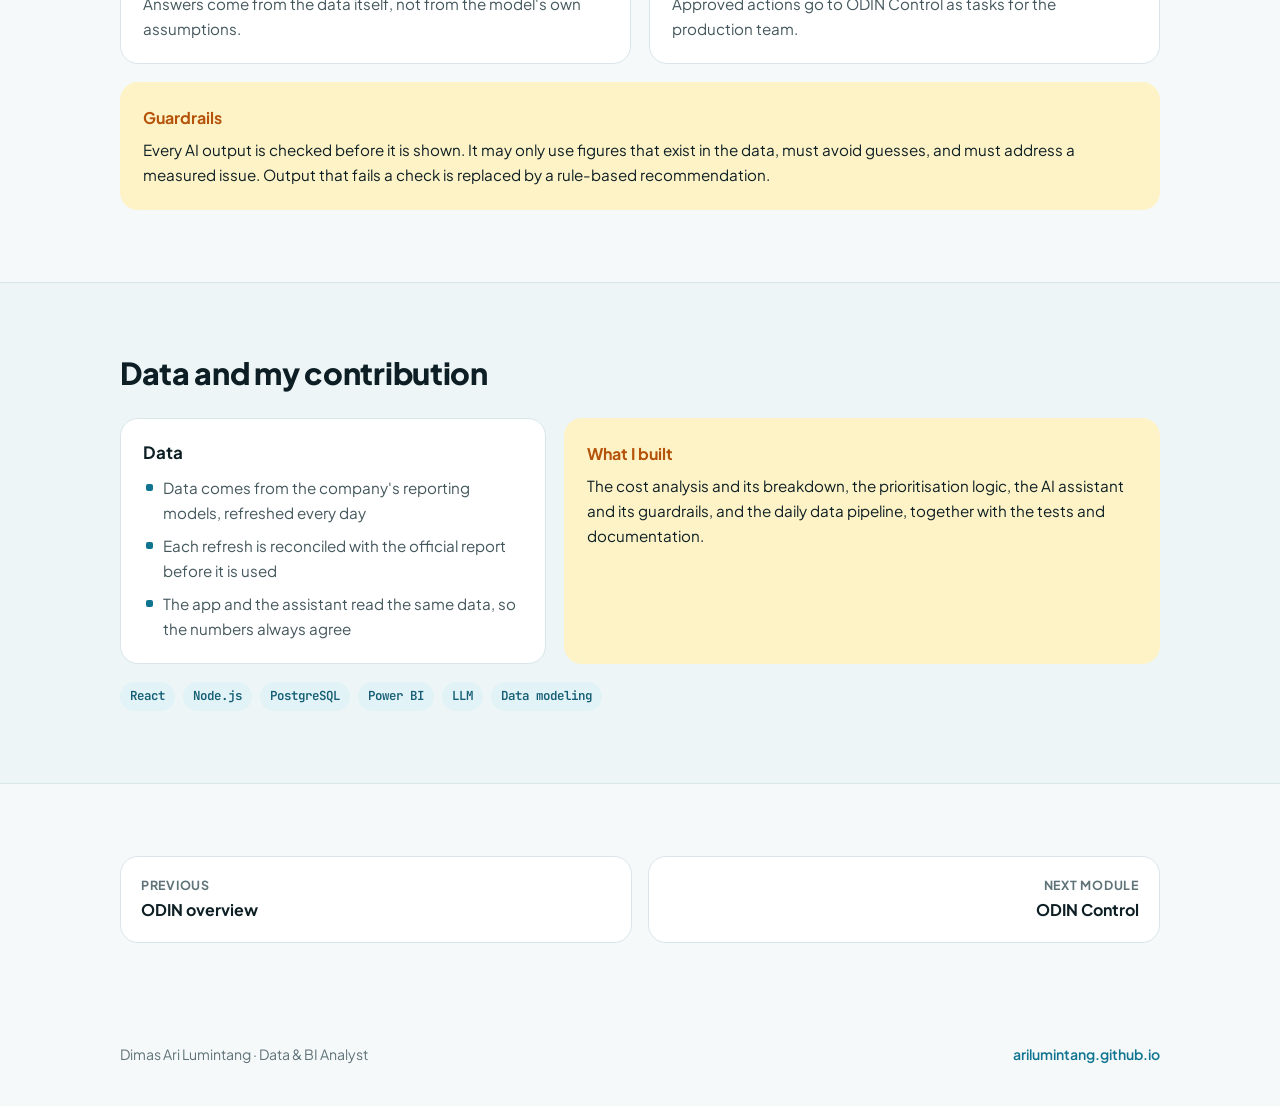
<file: odin/gp1.html>
<!doctype html>
<html lang="en">
<head>
  <meta charset="utf-8">
  <meta name="viewport" content="width=device-width, initial-scale=1, viewport-fit=cover">
  <title>ODIN GP1 | Dimas Ari Lumintang</title>
  <meta name="description" content="ODIN GP1: margin analytics that shows where production cost can improve and turns it into prioritised, AI-assisted actions.">
  <link rel="preconnect" href="https://fonts.googleapis.com">
  <link rel="preconnect" href="https://fonts.gstatic.com" crossorigin>
  <link href="https://fonts.googleapis.com/css2?family=Plus+Jakarta+Sans:wght@400;500;600;700;800&family=JetBrains+Mono:wght@500;600&display=swap" rel="stylesheet">
  <script>
    (function () {
      var root = document.documentElement, theme = null;
      try { theme = localStorage.getItem('theme'); } catch (e) {}
      if (theme !== 'light' && theme !== 'dark') theme = window.matchMedia('(prefers-color-scheme: dark)').matches ? 'dark' : 'light';
      root.setAttribute('data-theme', theme);
    })();
  </script>
  <link rel="stylesheet" href="odin.css">
</head>
<body>
  <svg width="0" height="0" style="position:absolute" aria-hidden="true">
    <symbol id="i-left" viewBox="0 0 24 24" fill="none" stroke="currentColor" stroke-width="2" stroke-linecap="round" stroke-linejoin="round"><path d="M19 12H5M11 18l-6-6 6-6"/></symbol>
    <symbol id="i-sun" viewBox="0 0 24 24" fill="none" stroke="currentColor" stroke-width="1.8" stroke-linecap="round"><circle cx="12" cy="12" r="4"/><path d="M12 2v2M12 20v2M4.9 4.9l1.4 1.4M17.7 17.7l1.4 1.4M2 12h2M20 12h2M4.9 19.1l1.4-1.4M17.7 6.3l1.4-1.4"/></symbol>
    <symbol id="i-moon" viewBox="0 0 24 24" fill="none" stroke="currentColor" stroke-width="1.8" stroke-linecap="round" stroke-linejoin="round"><path d="M20.5 13.2A8.5 8.5 0 1 1 10.8 3.5a6.6 6.6 0 0 0 9.7 9.7z"/></symbol>
    <symbol id="i-eye-off" viewBox="0 0 24 24" fill="none" stroke="currentColor" stroke-width="1.8" stroke-linecap="round" stroke-linejoin="round"><path d="M3 3l18 18"/><path d="M10.6 5.1A10.4 10.4 0 0 1 12 5c5 0 8.5 4.5 9.5 7a13 13 0 0 1-2.6 3.8M6.6 6.6C4.4 8 3 10.2 2.5 12c1 2.5 4.5 7 9.5 7a9.7 9.7 0 0 0 5.4-1.6"/><path d="M9.9 9.9a3 3 0 0 0 4.2 4.2"/></symbol>
  </svg>

  <header class="site-header">
    <nav class="container nav" aria-label="ODIN pages">
      <a class="back" href="../index.html#projects"><svg class="icon" aria-hidden="true"><use href="#i-left"/></svg><span>Portfolio</span></a>
      <div class="odin-tabs">
        <a href="index.html">ODIN</a>
        <a href="gp1.html" aria-current="page">ODIN GP1</a>
        <a href="control.html">ODIN Control</a>
        <a href="brain.html">ODIN Brain</a>
      </div>
      <button id="theme-toggle" class="theme-toggle" type="button" aria-label="Switch theme">
        <svg class="icon icon-moon" aria-hidden="true"><use href="#i-moon"/></svg>
        <svg class="icon icon-sun" aria-hidden="true"><use href="#i-sun"/></svg>
      </button>
    </nav>
  </header>

  <main>
    <section class="hero">
      <div class="container">
        <span class="eyebrow">ODIN · Module 1 of 3 · Margin analytics</span>
        <h1>ODIN GP1: turning margin analysis into action</h1>
        <p class="lead">ODIN GP1 is the margin analytics module. It compares production cost with the plan, shows what drove the difference, and ranks where action will have the most impact. An AI assistant drafts the recommended actions.</p>
        <dl class="meta">
          <div><dt>Users</dt><dd>Management, cost owners</dd></div>
          <div><dt>My role</dt><dd>Lead developer</dd></div>
          <div><dt>Focus</dt><dd>Production cost and margin</dd></div>
          <div><dt>AI</dt><dd>Assistant with output checks</dd></div>
        </dl>
        <figure class="shot">
          <div class="shot-frame">
            <img src="../image/odin-gp1-matrix-blur.jpg" alt="Blurred ODIN GP1 screen with filters and a cost analysis table" width="1200" height="751">
            <span class="blur-note"><svg class="icon" aria-hidden="true"><use href="#i-eye-off"/></svg>Blurred: confidential data</span>
          </div>
          <figcaption>Cost analysis with filters for period, location and product.</figcaption>
        </figure>
      </div>
    </section>

    <section class="section">
      <div class="container">
        <h2>Cost analysis</h2>
        <p class="intro">One table brings together the plan, the actual result and earlier periods for every cost component, down to the production margin.</p>
        <div class="grid-2">
          <div class="card"><h3>Plan versus actual</h3><p>Each cost component is compared with the plan and the previous period, for any date range and down to product level.</p></div>
          <div class="card"><h3>What drove the gap</h3><p>The difference is broken down into its main drivers, so teams can tell a change in product mix or volume from a change in efficiency.</p></div>
        </div>
      </div>
    </section>

    <section class="section section-alt">
      <div class="container">
        <h2>Prioritised actions</h2>
        <p class="intro">Below the analysis, a ranked list shows where to act first, with the evidence behind each item.</p>
        <figure class="shot">
          <div class="shot-frame">
            <img src="../image/odin-gp1-whattodo-blur.jpg" alt="Blurred list of prioritised actions with supporting evidence" width="1200" height="751" loading="lazy">
            <span class="blur-note"><svg class="icon" aria-hidden="true"><use href="#i-eye-off"/></svg>Blurred: confidential data</span>
          </div>
          <figcaption>Each item shows its potential impact, the evidence compared with standards, and the recommended action.</figcaption>
        </figure>
        <div class="grid-3">
          <div class="card"><h3>Ranked by impact</h3><p>Issues are ordered by how much they could improve the margin.</p></div>
          <div class="card"><h3>Evidence first</h3><p>Production measures are compared with their standards and highlighted when they are off.</p></div>
          <div class="card"><h3>Clear targets</h3><p>Each action addresses a measured issue and says what to achieve.</p></div>
        </div>
      </div>
    </section>

    <section class="section">
      <div class="container">
        <h2>AI assistant</h2>
        <p class="intro">The assistant helps people work with the analysis. It never changes the numbers.</p>
        <div class="grid-2">
          <div class="card"><h3>Draft recommendations</h3><p>Writes recommended actions for each item and reuses earlier results when nothing has changed.</p></div>
          <div class="card"><h3>Refine in a chat</h3><p>Owners can ask questions or ask for a revision. Accepted feedback is kept and used for later recommendations.</p></div>
          <div class="card"><h3>Explain the numbers</h3><p>Answers come from the data itself, not from the model's own assumptions.</p></div>
          <div class="card"><h3>Send to the shop floor</h3><p>Approved actions go to ODIN Control as tasks for the production team.</p></div>
        </div>
        <div class="callout" style="margin-top:18px">
          <h3>Guardrails</h3>
          <p>Every AI output is checked before it is shown. It may only use figures that exist in the data, must avoid guesses, and must address a measured issue. Output that fails a check is replaced by a rule-based recommendation.</p>
        </div>
      </div>
    </section>

    <section class="section section-alt">
      <div class="container">
        <h2>Data and my contribution</h2>
        <div class="role">
          <div class="card">
            <h3>Data</h3>
            <ul class="list">
              <li>Data comes from the company's reporting models, refreshed every day</li>
              <li>Each refresh is reconciled with the official report before it is used</li>
              <li>The app and the assistant read the same data, so the numbers always agree</li>
            </ul>
          </div>
          <div class="callout">
            <h3>What I built</h3>
            <p>The cost analysis and its breakdown, the prioritisation logic, the AI assistant and its guardrails, and the daily data pipeline, together with the tests and documentation.</p>
          </div>
        </div>
        <div class="tags">
          <span class="tag">React</span><span class="tag">Node.js</span><span class="tag">PostgreSQL</span><span class="tag">Power BI</span><span class="tag">LLM</span><span class="tag">Data modeling</span>
        </div>
      </div>
    </section>

    <section class="section">
      <div class="container pager">
        <a href="index.html"><small>Previous</small><span>ODIN overview</span></a>
        <a class="next" href="control.html"><small>Next module</small><span>ODIN Control</span></a>
      </div>
    </section>
  </main>

  <footer class="site-footer">
    <div class="container"><span>Dimas Ari Lumintang · Data &amp; BI Analyst</span><a href="../index.html">arilumintang.github.io</a></div>
  </footer>
  <script src="odin.js"></script>
</body>
</html>
</file>
<file: odin/odin.css>
/* ODIN case-study pages. Same tokens, type and theme switch as the portfolio (index.html). */
:root {
  --bg: #f6f9fa;
  --bg-alt: #edf5f7;
  --surface: #ffffff;
  --surface-2: #f2f8f9;
  --text: #0d1f24;
  --text-muted: #44575d;
  --text-subtle: #5f7379;
  --accent: #0e7490;
  --accent-strong: #155e75;
  --accent-contrast: #ffffff;
  --accent-soft: #e1f3f6;
  --border: #d9e6e9;
  --border-strong: #bfd4d9;
  --gold: #b45309;
  --gold-soft: #fef3c7;
  --thumb-bg: #e8f3f5;
  --nav-bg: rgba(246, 249, 250, 0.86);
  --hero-bg: linear-gradient(160deg, #e6f4f7 0%, #f6f9fa 60%);
  --shadow-md: 0 10px 28px -10px rgba(13, 31, 36, 0.18);
  --shadow-lg: 0 28px 56px -20px rgba(14, 116, 144, 0.38);
  --radius: 18px;
  --radius-sm: 12px;
  --header-h: 64px;
  --font-sans: "Plus Jakarta Sans", system-ui, -apple-system, "Segoe UI", Roboto, sans-serif;
  --font-mono: "JetBrains Mono", ui-monospace, SFMono-Regular, Menlo, Consolas, monospace;
  color-scheme: light;
}
[data-theme="dark"] {
  --bg: #061317;
  --bg-alt: #08191e;
  --surface: #0c2026;
  --surface-2: #10282f;
  --text: #e4f0f2;
  --text-muted: #a2b7bc;
  --text-subtle: #7f979c;
  --accent: #22d3ee;
  --accent-strong: #67e8f9;
  --accent-contrast: #04212a;
  --accent-soft: rgba(34, 211, 238, 0.12);
  --border: #173039;
  --border-strong: #24454f;
  --gold: #fbbf24;
  --gold-soft: rgba(251, 191, 36, 0.14);
  --thumb-bg: #0a1c22;
  --nav-bg: rgba(6, 19, 23, 0.82);
  --hero-bg: linear-gradient(160deg, #0a2128 0%, #061317 60%);
  --shadow-md: 0 12px 30px -12px rgba(0, 0, 0, 0.7);
  --shadow-lg: 0 28px 64px -20px rgba(34, 211, 238, 0.28);
  color-scheme: dark;
}

*, *::before, *::after { box-sizing: border-box; margin: 0; padding: 0; }
html { scroll-behavior: smooth; scroll-padding-top: var(--header-h); -webkit-text-size-adjust: 100%; }
body {
  font-family: var(--font-sans);
  background: var(--bg);
  color: var(--text);
  font-size: 16px;
  line-height: 1.65;
  overflow-x: clip;
  -webkit-font-smoothing: antialiased;
}
img, svg { display: block; max-width: 100%; }
a { color: inherit; text-decoration: none; }
ul, ol { list-style: none; }
button { font: inherit; color: inherit; background: none; border: 0; cursor: pointer; }
:focus-visible { outline: 2px solid var(--accent); outline-offset: 3px; border-radius: 8px; }
::selection { background: var(--accent); color: var(--accent-contrast); }
.icon { width: 18px; height: 18px; flex-shrink: 0; }

.container {
  width: 100%;
  max-width: 1120px;
  margin: 0 auto;
  padding-left: max(clamp(16px, 4vw, 40px), env(safe-area-inset-left, 0px));
  padding-right: max(clamp(16px, 4vw, 40px), env(safe-area-inset-right, 0px));
}

/* header */
.site-header {
  position: sticky;
  top: 0;
  z-index: 50;
  background: var(--nav-bg);
  backdrop-filter: saturate(160%) blur(12px);
  border-bottom: 1px solid var(--border);
}
.nav { height: var(--header-h); display: flex; align-items: center; gap: 16px; }
.back {
  display: inline-flex; align-items: center; gap: 8px;
  font-weight: 700; font-size: 0.92rem; color: var(--text-muted);
  white-space: nowrap;
}
.back:hover { color: var(--accent); }
.odin-tabs { display: flex; gap: 4px; margin-left: auto; overflow-x: auto; scrollbar-width: none; }
.odin-tabs::-webkit-scrollbar { display: none; }
.odin-tabs a {
  padding: 7px 12px; border-radius: 999px;
  font-size: 0.88rem; font-weight: 600; color: var(--text-muted); white-space: nowrap;
}
.odin-tabs a:hover { color: var(--accent); background: var(--accent-soft); }
.odin-tabs a[aria-current="page"] { color: var(--accent-contrast); background: var(--accent); }
.theme-toggle {
  width: 38px; height: 38px; border-radius: 10px; border: 1px solid var(--border);
  display: grid; place-items: center; color: var(--text-muted); flex-shrink: 0;
}
.theme-toggle:hover { color: var(--accent); border-color: var(--accent); }
.theme-toggle .icon-sun { display: none; }
[data-theme="dark"] .theme-toggle .icon-sun { display: block; }
[data-theme="dark"] .theme-toggle .icon-moon { display: none; }

/* hero */
.hero { background: var(--hero-bg); border-bottom: 1px solid var(--border); padding-block: clamp(40px, 7vw, 72px) clamp(36px, 6vw, 56px); }
.eyebrow {
  display: inline-flex; align-items: center; gap: 8px;
  font-family: var(--font-mono); font-size: 0.78rem; font-weight: 600;
  letter-spacing: 0.08em; text-transform: uppercase; color: var(--accent);
}
.hero h1 {
  font-size: clamp(2rem, 4.6vw, 3.1rem);
  line-height: 1.12; letter-spacing: -0.02em; font-weight: 800;
  margin-top: 12px; max-width: 20ch; text-wrap: balance;
}
.hero .lead { font-size: clamp(1.02rem, 1.6vw, 1.15rem); color: var(--text-muted); margin-top: 16px; max-width: 62ch; }
.meta {
  display: grid; grid-template-columns: repeat(4, minmax(0, 1fr)); gap: 14px;
  margin-top: 28px; max-width: 900px;
}
.meta div { border-left: 2px solid var(--border-strong); padding-left: 12px; min-width: 0; }
.meta dt { font-size: 0.74rem; font-weight: 700; letter-spacing: 0.08em; text-transform: uppercase; color: var(--text-subtle); }
.meta dd { font-size: 0.93rem; font-weight: 600; margin-top: 2px; }

/* screenshots */
.shot { margin-top: clamp(28px, 5vw, 44px); }
.shot-frame {
  position: relative; border-radius: var(--radius); overflow: hidden;
  border: 1px solid var(--border); background: var(--thumb-bg); box-shadow: var(--shadow-lg);
}
.shot-frame img { width: 100%; height: auto; }
.blur-note {
  position: absolute; left: 14px; top: 14px;
  display: inline-flex; align-items: center; gap: 6px;
  font-size: 0.75rem; font-weight: 700; padding: 5px 10px; border-radius: 999px;
  background: rgba(4, 16, 20, 0.72); color: #e4f0f2;
}
.blur-note .icon { width: 14px; height: 14px; }
.shot figcaption { font-size: 0.86rem; color: var(--text-subtle); margin-top: 10px; }
.shot-pair { display: grid; grid-template-columns: repeat(2, minmax(0, 1fr)); gap: 20px; }

/* sections */
.section { padding-block: clamp(44px, 7vw, 72px); }
.section + .section { border-top: 1px solid var(--border); }
.section-alt { background: var(--bg-alt); }
.section h2 { font-size: clamp(1.45rem, 2.6vw, 1.9rem); line-height: 1.2; letter-spacing: -0.01em; font-weight: 800; text-wrap: balance; }
.section .intro { color: var(--text-muted); margin-top: 10px; max-width: 66ch; }
.grid-2 { display: grid; grid-template-columns: repeat(2, minmax(0, 1fr)); gap: 18px; margin-top: 26px; }
.grid-3 { display: grid; grid-template-columns: repeat(3, minmax(0, 1fr)); gap: 18px; margin-top: 26px; }
.card {
  background: var(--surface); border: 1px solid var(--border); border-radius: var(--radius);
  padding: 22px; min-width: 0;
}
.card h3 { font-size: 1.06rem; font-weight: 700; line-height: 1.3; }
.card p { color: var(--text-muted); font-size: 0.95rem; margin-top: 8px; }
.card .kicker { font-family: var(--font-mono); font-size: 0.74rem; font-weight: 600; color: var(--accent); letter-spacing: 0.06em; text-transform: uppercase; }
.card .kicker + h3 { margin-top: 6px; }
.list { margin-top: 12px; display: grid; gap: 8px; }
.list li { position: relative; padding-left: 20px; color: var(--text-muted); font-size: 0.95rem; }
.list li::before { content: ""; position: absolute; left: 3px; top: 0.62em; width: 7px; height: 7px; border-radius: 2px; background: var(--accent); }
.list li strong { color: var(--text); font-weight: 700; }

/* the ODIN loop: a real sequence, so the steps are numbered */
.loop { display: grid; grid-template-columns: repeat(3, minmax(0, 1fr)); gap: 18px; margin-top: 28px; counter-reset: step; }
.loop .card { position: relative; padding-top: 58px; }
.loop .card::before {
  counter-increment: step; content: counter(step);
  position: absolute; left: 22px; top: 20px; width: 28px; height: 28px; border-radius: 50%;
  display: grid; place-items: center; font-weight: 800; font-size: 0.85rem;
  background: var(--accent); color: var(--accent-contrast);
}
.loop-back {
  margin-top: 14px; display: flex; align-items: center; gap: 10px; flex-wrap: wrap;
  font-size: 0.92rem; color: var(--text-muted);
  border: 1px dashed var(--border-strong); border-radius: var(--radius-sm); padding: 12px 16px;
}
.loop-back b { color: var(--text); }

/* module links */
.module-card { display: flex; flex-direction: column; gap: 0; transition: border-color 0.2s, transform 0.2s, box-shadow 0.2s; }
.module-card:hover { border-color: var(--accent); transform: translateY(-3px); box-shadow: var(--shadow-md); }
.module-card .thumb { border-radius: var(--radius-sm); overflow: hidden; border: 1px solid var(--border); margin-bottom: 16px; background: var(--thumb-bg); }
.module-card .thumb img { width: 100%; aspect-ratio: 16 / 10; object-fit: cover; object-position: top left; }
.module-card .go { margin-top: auto; padding-top: 14px; display: inline-flex; align-items: center; gap: 6px; font-weight: 700; font-size: 0.92rem; color: var(--accent); }

/* stack + role */
.tags { display: flex; flex-wrap: wrap; gap: 8px; margin-top: 18px; }
.tag {
  font-family: var(--font-mono); font-size: 0.78rem; font-weight: 600;
  padding: 4px 10px; border-radius: 999px; background: var(--accent-soft); color: var(--accent-strong);
}
[data-theme="dark"] .tag { color: var(--accent-strong); }
.role {
  margin-top: 26px; display: grid; grid-template-columns: minmax(0, 1fr) minmax(0, 1.4fr); gap: 18px;
}
.callout {
  border-radius: var(--radius); padding: 22px; background: var(--gold-soft); border: 1px solid transparent;
}
.callout h3 { font-size: 1rem; color: var(--gold); }
.callout p { color: var(--text); font-size: 0.95rem; margin-top: 6px; }

/* footer nav */
.pager { display: grid; grid-template-columns: repeat(2, minmax(0, 1fr)); gap: 16px; }
.pager a {
  border: 1px solid var(--border); border-radius: var(--radius); padding: 18px 20px; background: var(--surface);
  display: grid; gap: 2px; transition: border-color 0.2s;
}
.pager a:hover { border-color: var(--accent); }
.pager small { font-size: 0.78rem; font-weight: 700; letter-spacing: 0.06em; text-transform: uppercase; color: var(--text-subtle); }
.pager span { font-weight: 700; }
.pager .next { text-align: right; }
.site-footer { padding-block: 28px 40px; color: var(--text-subtle); font-size: 0.88rem; }
.site-footer .container { display: flex; flex-wrap: wrap; justify-content: space-between; gap: 10px; }
.site-footer a { color: var(--accent); font-weight: 600; }

@media (max-width: 900px) {
  .grid-3, .loop { grid-template-columns: minmax(0, 1fr); }
  .meta { grid-template-columns: repeat(2, minmax(0, 1fr)); }
  .role { grid-template-columns: minmax(0, 1fr); }
}
@media (max-width: 680px) {
  .grid-2, .shot-pair, .pager { grid-template-columns: minmax(0, 1fr); }
  .pager .next { text-align: left; }
  .back span { display: none; }
}
@media (prefers-reduced-motion: reduce) {
  html { scroll-behavior: auto; }
  .module-card, .pager a { transition: none; }
  .module-card:hover { transform: none; }
}
</file>
